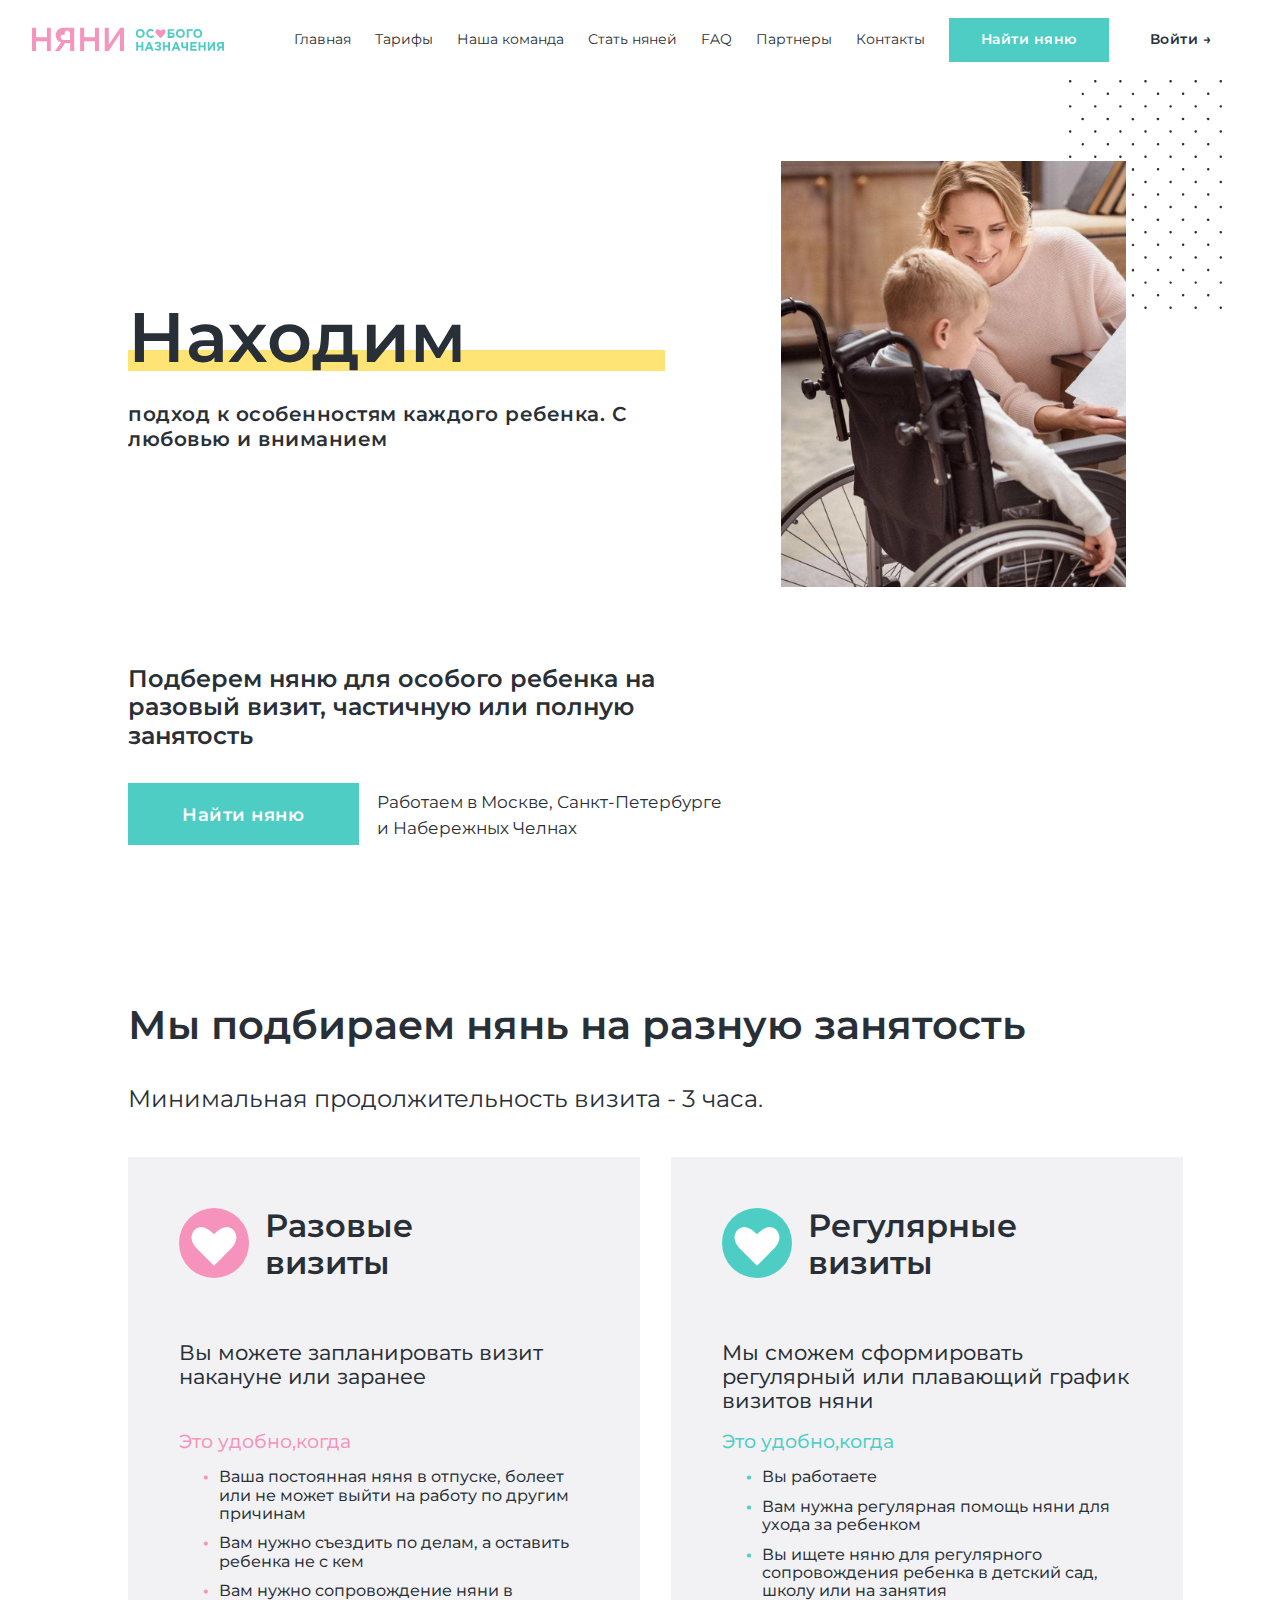
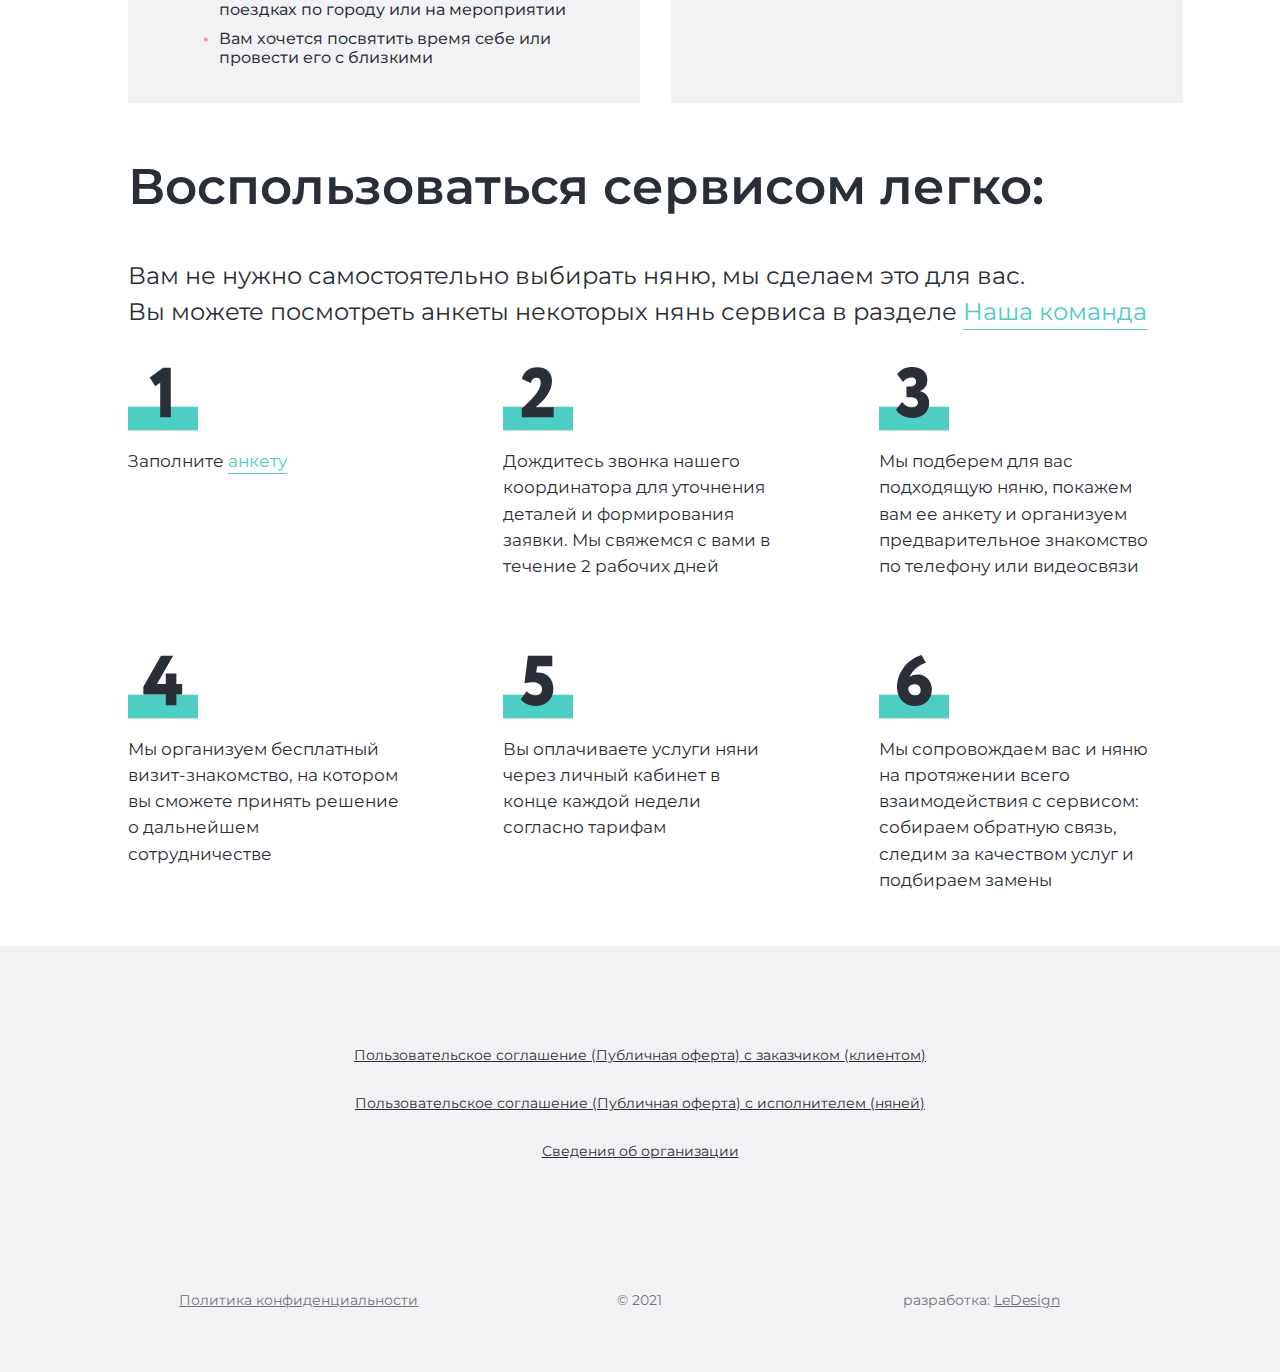
<file: index.html>
<!DOCTYPE html>
<html lang="rus">

<head>
    <meta charset="UTF-8">
    <meta http-equiv="X-UA-Compatible" content="IE=edge">
    <meta name="viewport" content="width=device-width, initial-scale=1.0">
    <title>Няни особого назначения - Главная</title>
    <link rel="stylesheet" href="normalize.css">
    <link rel="stylesheet" href="scss/style.css">
    <link
        href="https://fonts.googleapis.com/css2?family=Montserrat:ital,wght@0,100;0,200;0,300;0,400;0,500;0,600;0,700;0,800;0,900;1,100;1,200;1,300;1,400;1,500;1,600;1,700;1,800;1,900&display=swap"
        rel="stylesheet">
    <link rel="shortcut icon" href="./img/favicon.ico" type="image/x-icon">
</head>

<body>
    <header class="header container">
        <div class="header__inner container__row_wide">
            <div class="header__logo">
                <a href="#"><img class="header__img" src="img/nanny-logo.svg" alt="Логотип"></a>
            </div>
            <div class="header__menu">
                <input class="header__check" id="header__toggle" type="checkbox" />
                <label class="header__btn" for="header__toggle">
                    <span></span>
                </label>
                <nav class="header__links">
                    <div>
                        <a class="header__item header__page" href="index.html">Главная</a>
                        <a class="header__item header__page" href="page2.html">Тарифы</a>
                        <a class="header__item header__page" href="page3.html">Наша команда</a>
                        <a class="header__item header__page" href="https://mrglk.github.io/projectMynanny/index.html">Стать няней</a>
                        <a class="header__item header__page" href="https://mrglk.github.io/projectMynanny/faq/index.html">FAQ</a>
                        <a class="header__item header__page" href="https://mrglk.github.io/projectMynanny/partners/index.html">Партнеры</a>
                        <a class="header__item header__page" href="https://mrglk.github.io/projectMynanny/contacts/index.html">Контакты</a>
                        <a class="header__item header__buttons btn btn_defaultcolor btn_small" href="#">Найти няню</a>
                        <a class="header__item header__buttons btn btn_lightColor-darkСolor btn_small"
                            href="https://app.star-c.ru/">Войти <span class="mobile__hidden">→</span></a>
                    </div>
                    <div class="header__social desktop__hidden">
                        <a href="https://www.facebook.com/mynannypro/">
                            <svg class="header__icon" xmlns="http://www.w3.org/2000/svg" viewBox="0 0 48 48"
                                enable-background="new 0 0 48 48" xml:space="preserve">
                                <path style="fill:#4dcdc4;"
                                    d="M47.761,24c0,13.121-10.638,23.76-23.758,23.76C10.877,47.76,0.239,37.121,0.239,24c0-13.124,10.638-23.76,23.764-23.76C37.123,0.24,47.761,10.876,47.761,24 M20.033,38.85H26.2V24.01h4.163l0.539-5.242H26.2v-3.083c0-1.156,0.769-1.427,1.308-1.427h3.318V9.168L26.258,9.15c-5.072,0-6.225,3.796-6.225,6.224v3.394H17.1v5.242h2.933V38.85z">
                                </path>
                            </svg>
                        </a>
                        <a href="https://www.instagram.com/mynanny.pro/">
                            <svg class="header__icon" xmlns="http://www.w3.org/2000/svg" viewBox="0 0 30 30"
                                xml:space="preserve">
                                <path style="fill:#4dcdc4;"
                                    d="M15,11.014 C12.801,11.014 11.015,12.797 11.015,15 C11.015,17.202 12.802,18.987 15,18.987 C17.199,18.987 18.987,17.202 18.987,15 C18.987,12.797 17.199,11.014 15,11.014 L15,11.014 Z M15,17.606 C13.556,17.606 12.393,16.439 12.393,15 C12.393,13.561 13.556,12.394 15,12.394 C16.429,12.394 17.607,13.561 17.607,15 C17.607,16.439 16.444,17.606 15,17.606 L15,17.606 Z">
                                </path>
                                <path style="fill:#4dcdc4;"
                                    d="M19.385,9.556 C18.872,9.556 18.465,9.964 18.465,10.477 C18.465,10.989 18.872,11.396 19.385,11.396 C19.898,11.396 20.306,10.989 20.306,10.477 C20.306,9.964 19.897,9.556 19.385,9.556 L19.385,9.556 Z">
                                </path>
                                <path style="fill:#4dcdc4;"
                                    d="M15.002,0.15 C6.798,0.15 0.149,6.797 0.149,15 C0.149,23.201 6.798,29.85 15.002,29.85 C23.201,29.85 29.852,23.202 29.852,15 C29.852,6.797 23.201,0.15 15.002,0.15 L15.002,0.15 Z M22.666,18.265 C22.666,20.688 20.687,22.666 18.25,22.666 L11.75,22.666 C9.312,22.666 7.333,20.687 7.333,18.28 L7.333,11.734 C7.333,9.312 9.311,7.334 11.75,7.334 L18.25,7.334 C20.688,7.334 22.666,9.312 22.666,11.734 L22.666,18.265 L22.666,18.265 Z">
                                </path>
                            </svg>
                        </a>
                    </div>
                </nav>
            </div>
        </div>
    </header>
    <div class="container">
        <div class="block-whowe_wrapper">
        <div class="container__row ">

            <div class="block-whowe">
                <div class="block-whowe__slogan ">
                    <div class="block-whowe__slogan_slider block-whowe__slogan_background ">
                        <div class="block-whowe__slogan1">
                            <h1 class="block-whowe_h1">Находим </h1>
                            <p class="block-whowe_p"> подход к особенностям каждого ребенка. С любовью и вниманием</p>
                        </div>
                        <div class="block-whowe__slogan2">
                            <h1 class="block-whowe_h1">Освобождаем </h1>
                            <p class="block-whowe_p">время для важных и приятных дел</p>
                        </div>
                        <div class="block-whowe__slogan3 ">
                            <h1 class="block-whowe_h1">Помогаем </h1>
                            <p class="block-whowe_p">маме отдохнуть, папе выспаться, бабушке и дедушке улыбнуться</p>
                        </div>
                    </div>

                </div>
                <div class="block-whowe__image block-whowe__image_background">

                    <img src="./img/img_page1/fon_dots.svg" alt="dots" class="block-whowe__img-dots">

                    <img src="./img/img_page1/1.jpg" alt="image1" class="block-whowe__img1">


                </div>
                <div class="block-whowe__text">
                    <h4 class="block-whowe__h4"> Подберем няню для особого ребенка на разовый визит, частичную или
                        полную занятость</h4>
                    <div class="block-whowe__inner">

                        <a href="#" class="btn btn_defaultcolor-accentСolor"> Найти няню</a>
                        <p class="block-whowe__p-text">
                            Работаем в Москве, Санкт-Петербурге <br>и Набережных Челнах
                        </p>
                    </div>



                </div>





            </div>
        </div>
        </div>
    </div>

    <div class="container">
        <div class="block-whatwedo container__row">

            <div class="block-whatwedo__h1">Мы подбираем нянь на разную занятость</div>
            <div class="block-whatwedo__h2">Минимальная продолжительность визита - 3 часа.</div>
            <div class="single-visits">
                <div class="single-visis__header">
                    <div class="single-visits__img"><img class="img-heart" src="img/heart2.svg" width="70rem"
                            alt="heart"></div>
                    <div class="single-visits__h3">Разовые <br> визиты</div>
                </div>
                <div class="single-visits__p">Вы можете запланировать визит накануне или заранее</div>
                <div class="single-visits__list">
                    <div class="single-visits__list_h3">Это удобно,когда</div>
                    <ul class="single-visits__list_point">
                        <li class="li"><span>Ваша постоянная няня в отпуске, болеет или не может выйти на работу по
                                другим причинам</span></li>
                        <li class="li"></span>Вам нужно съездить по делам, а оставить ребенка не с кем</span></li>
                        <li class="li"></span>Вам нужно сопровождение няни в поездках по городу или на
                            мероприятии</span></li>
                        <li class="li"></span>Вам хочется посвятить время себе или провести его с близкими</span></li>
                    </ul>
                </div>
            </div>
            <div class="regular-visits">
                <div class="regular-visits__header">
                    <div class="regular-visits__img"><img class="img-heart" src="img/heart.svg" width="70rem"
                            alt="heart"></div>
                    <div class="regular-visits__h3">Регулярные<br> визиты</div>
                </div>
                <div class="regular-visits__p">Мы сможем сформировать регулярный или плавающий график визитов няни</div>
                <div class="regular-visits__list">
                    <div class="regular-visits__list_h3">Это удобно,когда</div>
                    <ul class="regular-visits__list_point">
                        <li class="li2"><span>Вы работаете</span></li>
                        <li></span>Вам нужна регулярная помощь няни для ухода за ребенком</span></li>
                        <li></span>Вы ищете няню для регулярного сопровождения ребенка в детский сад, школу или на
                            занятия</span></li>
                    </ul>
                </div>
            </div>
        </div>
    </div>


 <div class="container">  
    <div class="container__row">
        <div class="block-howwework">
            <div class="block-howwework__h2">
                Воспользоваться сервисом легко:
            </div>
            <p class="block-howwework__p">Вам не нужно самостоятельно выбирать няню, мы сделаем это для вас. <br>
                Вы можете посмотреть анкеты некоторых нянь сервиса в разделе
            </p>
            <a class="block-howwework__link" href="page3.html">Наша команда</a>
            <div class="block-howwework__container-grid">
                <div class="block-howwework__element block-howwework__element_animation1">
                    <img class="block-howwework__img" src="./img/img_page1/num1.svg" alt="num1" height="70px"
                        width="70px">
                    <p class="block-howwework__text">Заполните</p> <a
                        class="block-howwework__link block-howwework__link_smallsize" href="#">анкету</a>
                </div>

                <div class="block-howwework__element block-howwework__element_animation2">
                    <img class="block-howwework__img" src="./img/img_page1/num2.svg" alt="num2" height="70px"
                        width="70px">
                    <p class="block-howwework__text">Дождитесь звонка нашего координатора для уточнения деталей и
                        формирования заявки. Мы свяжемся с вами в течение 2 рабочих дней</p>
                </div>

                <div class="block-howwework__element block-howwework__element_animation3">
                    <img class="block-howwework__img" src="./img/img_page1/num3.svg" alt="num3" height="70px"
                        width="70px">
                    <p class="block-howwework__text">Мы подберем для вас подходящую няню, покажем вам ее анкету и
                        организуем предварительное знакомство по телефону или видеосвязи </p>
                </div>

                <div class="block-howwework__element block-howwework__element_animation4">
                    <img class="block-howwework__img" src="./img/img_page1/num4.svg" alt="num4" height="70px"
                        width="70px">
                    <p class="block-howwework__text">Мы организуем бесплатный визит-знакомство, на котором вы сможете
                        принять решение о дальнейшем сотрудничестве</p>
                </div>

                <div class="block-howwework__element block-howwework__element_animation5">
                    <img src="./img/img_page1/num5.svg" class="block-howwework__img" alt="num5" height="70px"
                        width="70px">
                    <p class="block-howwework__text">Вы оплачиваете услуги няни через личный кабинет в конце каждой
                        недели согласно тарифам</p>
                </div>

                <div class="block-howwework__element block-howwework__element_animation6">
                    <img src="./img/img_page1/num6.svg" class="block-howwework__img" alt="num6" height="70px"
                        width="70px">
                    <p class="block-howwework__text">Мы cопровождаем вас и няню на протяжении всего взаимодействия с
                        сервисом: собираем обратную связь, следим за качеством услуг и подбираем замены</p>
                </div>
            </div>



        </div>

    </div>
 </div>
    <div class="container">
        <div class="block-footer">
            <div class="container__row">
                <div class="block-footer__items">
                    <a href="#" class="block-footer__item1">Пользовательское соглашение (Публичная оферта) с
                        заказчиком
                        (клиентом)</a>
                    <a href="#" class="block-footer__item2">Пользовательское соглашение (Публичная оферта) с
                        исполнителем
                        (няней)</a>
                    <a href="https://mynanny.pro/organization-details" class="block-footer__item3">Сведения об
                        организации</a>
                </div>

                <div class="block-footer__bottom">
                    <a class="block-footer__privacy" href="https://mynanny.pro/policy">Политика
                        конфиденциальности</a>
                    <div class="block-footer__year">&#169 2021</div>
                    <div class="block-footer__dev">разработка: <a class="block-footer__design"
                            href="https://lede.pro/">LeDesign</a></div>
                </div>
            </div>
        </div>
    </div>


</body>

</html>
</file>
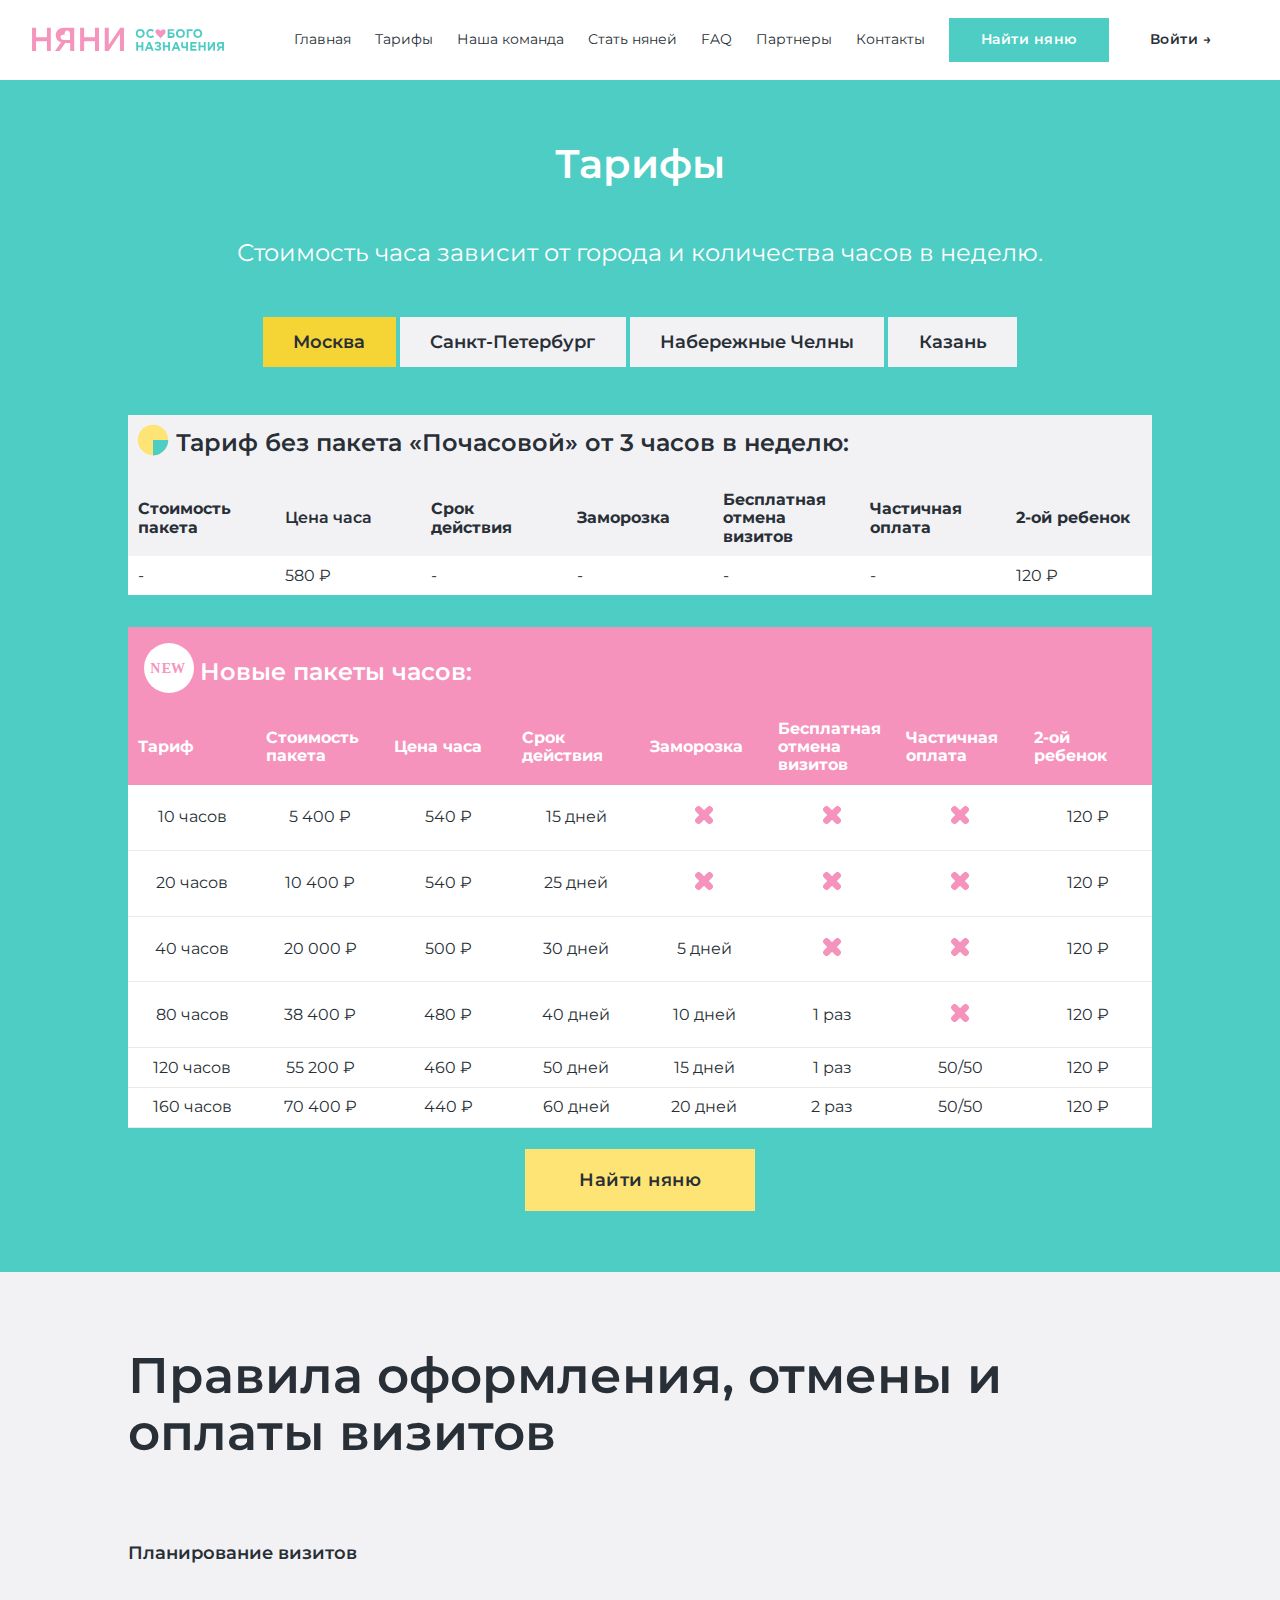
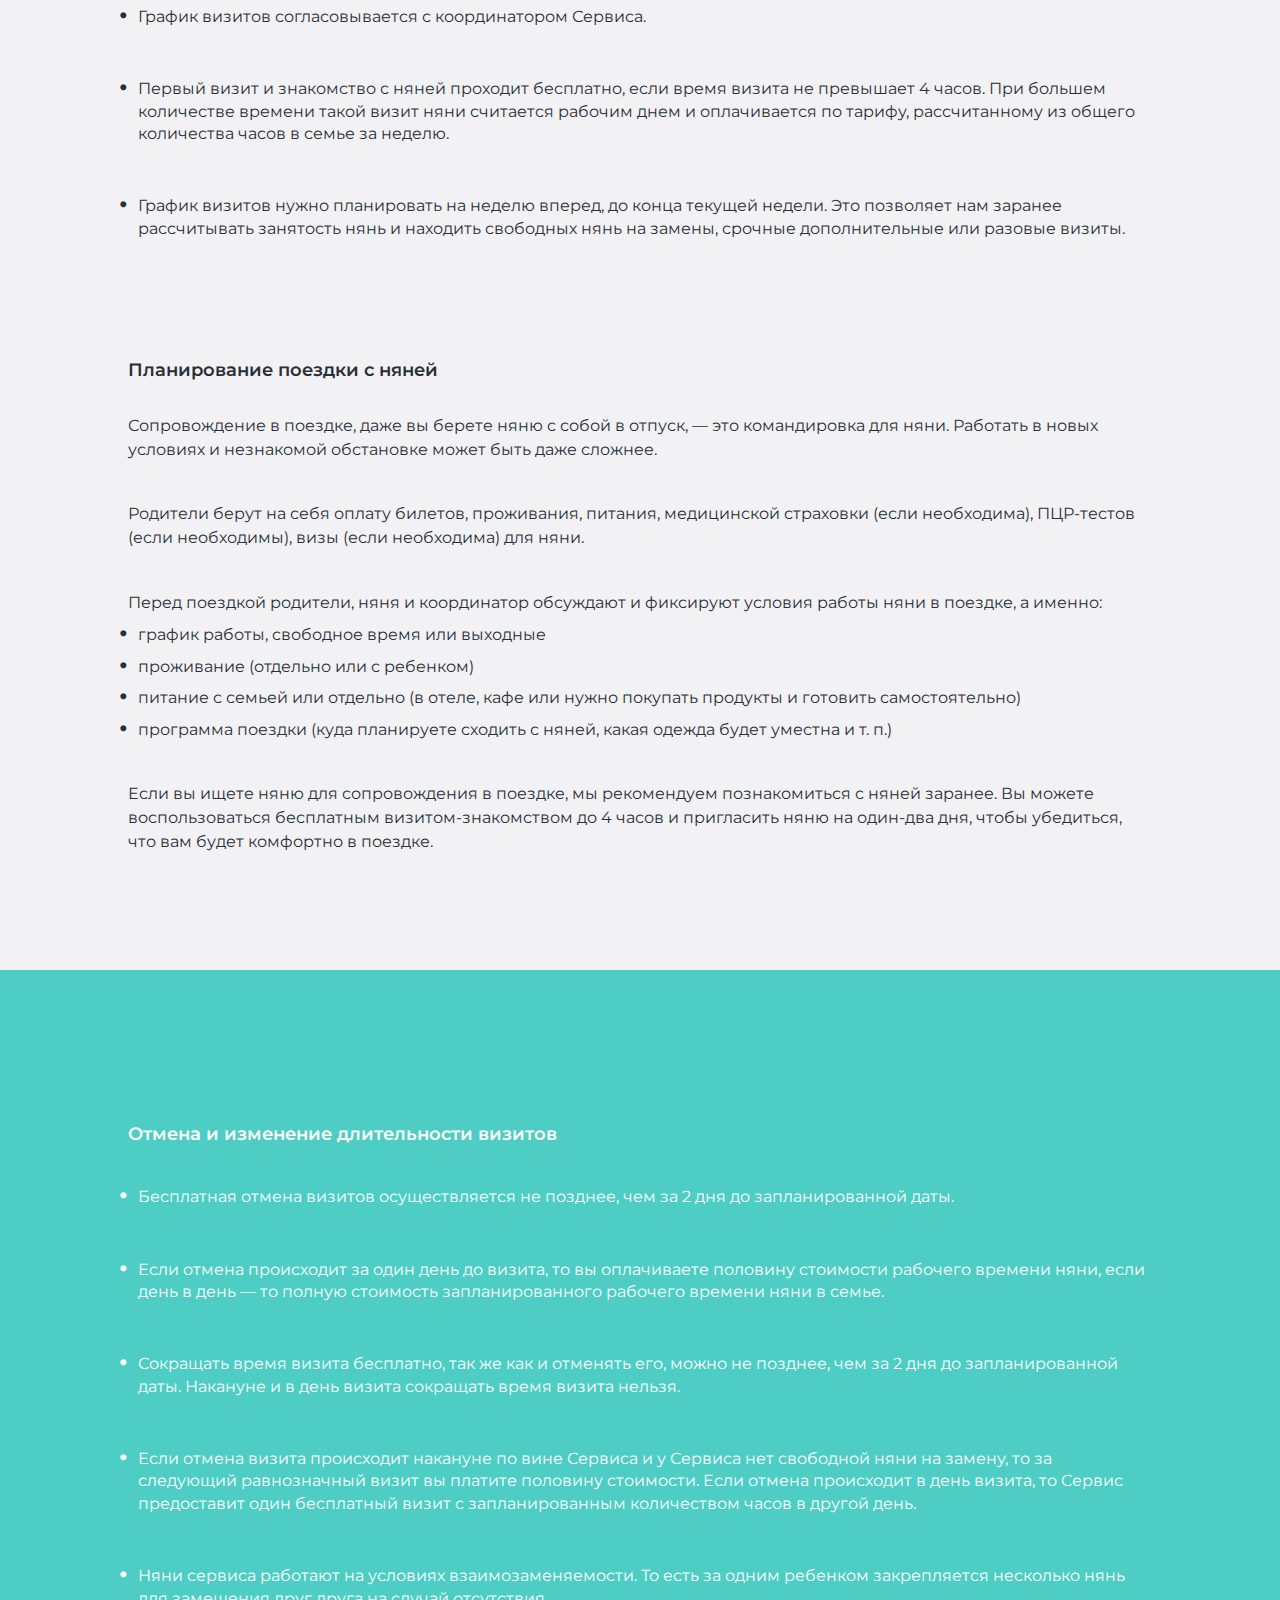
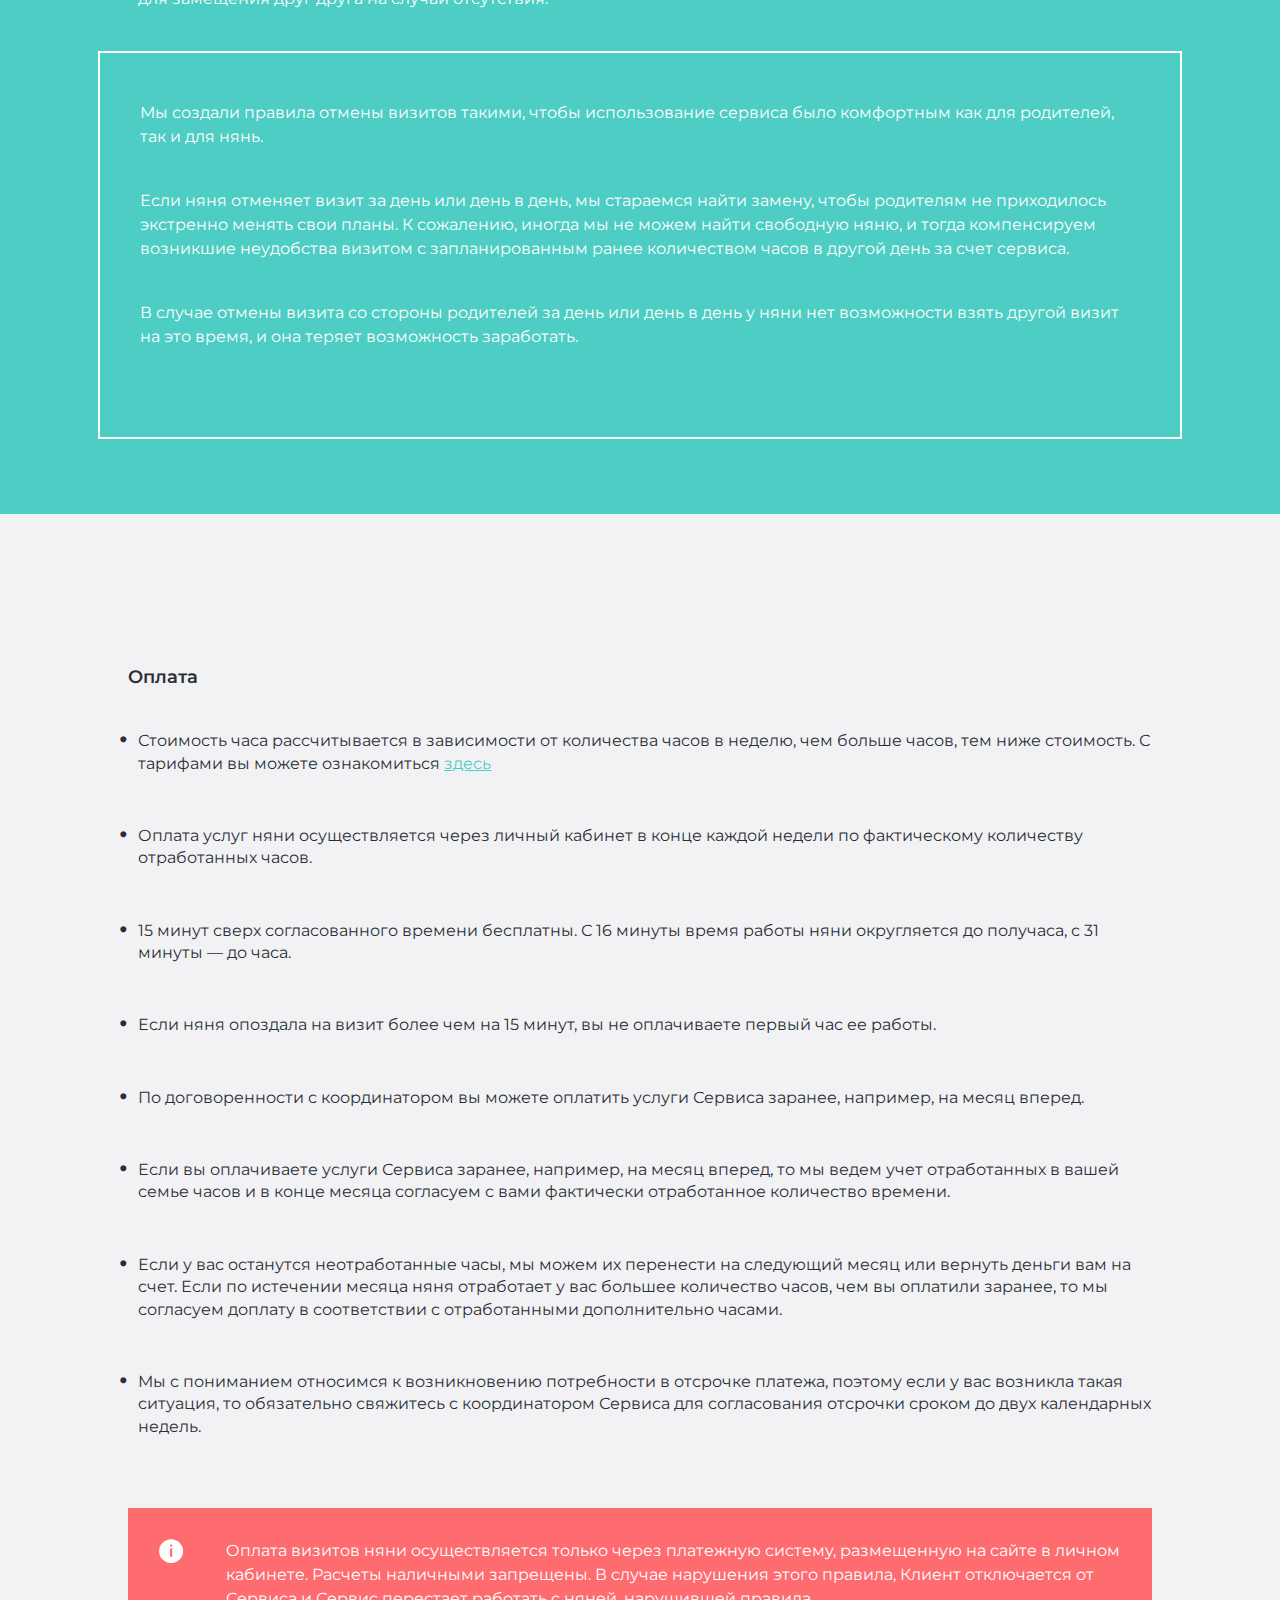
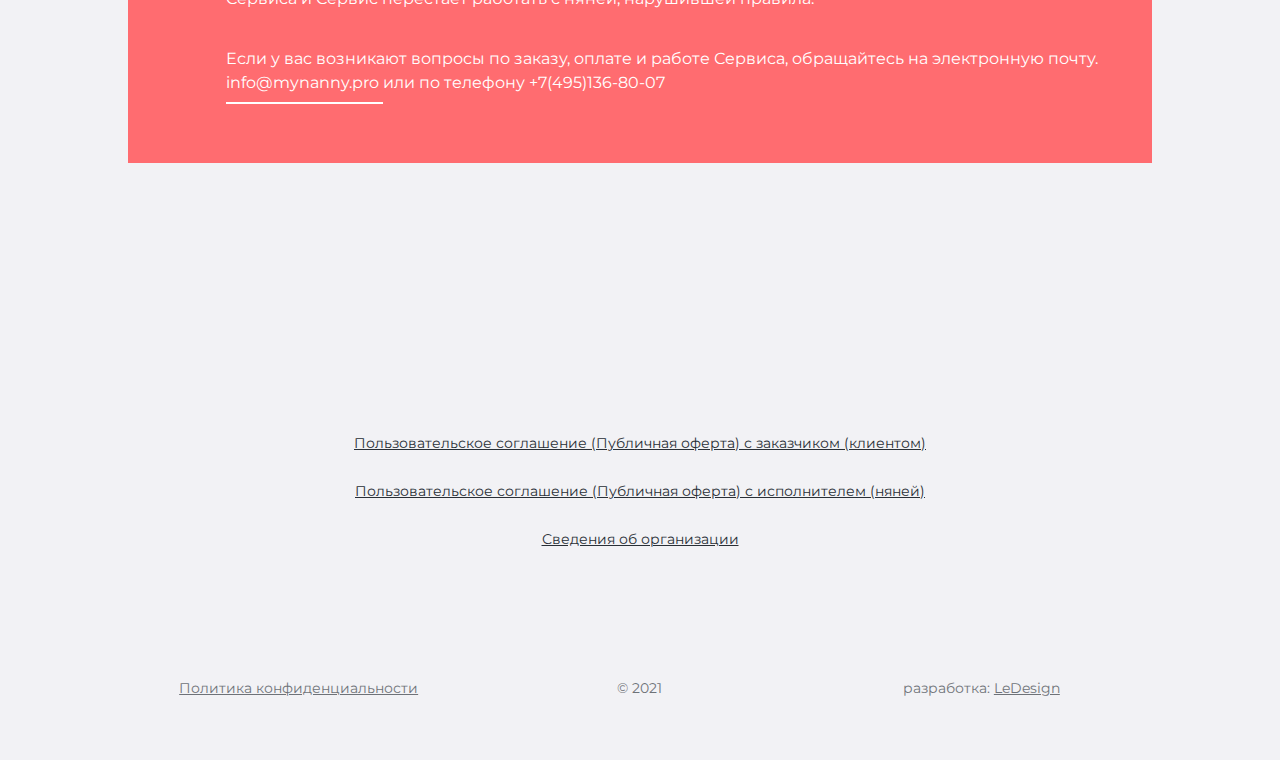
<file: page2.html>
<!DOCTYPE html>
<html lang="rus">
<head>
    <meta charset="UTF-8">
    <meta http-equiv="X-UA-Compatible" content="IE=edge">
    <meta name="viewport" content="width=device-width, initial-scale=1.0">
    <title>Тарифы и условие</title>
    <link rel="stylesheet" href="normalize.css">
    <link rel="stylesheet" href="scss/style.css">
    <link href="https://fonts.googleapis.com/css2?family=Montserrat:ital,wght@0,100;0,200;0,300;0,400;0,500;0,600;0,700;0,800;0,900;1,100;1,200;1,300;1,400;1,500;1,600;1,700;1,800;1,900&display=swap" rel="stylesheet">
    <link rel="shortcut icon" href="./img/favicon.ico" type="image/x-icon">
</head>
<body>
    <header class="header container">
        <div class="header__inner container__row_wide">
            <div class="header__logo">
                <a href="#"><img class="header__img" src="img/nanny-logo.svg" alt="Логотип"></a>
            </div>
            <div class="header__menu">
                <input class="header__check" id="header__toggle" type="checkbox" />
                <label class="header__btn" for="header__toggle">
                    <span></span>
                </label>
                <nav class="header__links">
                    <div>
                        <a class="header__item header__page" href="index.html">Главная</a>
                        <a class="header__item header__page" href="page2.html">Тарифы</a>
                        <a class="header__item header__page" href="page3.html">Наша команда</a>
                        <a class="header__item header__page" href="https://mrglk.github.io/projectMynanny/index.html">Стать няней</a>
                        <a class="header__item header__page" href="https://mrglk.github.io/projectMynanny/faq/index.html">FAQ</a>
                        <a class="header__item header__page" href="https://mrglk.github.io/projectMynanny/partners/index.html">Партнеры</a>
                        <a class="header__item header__page" href="https://mrglk.github.io/projectMynanny/contacts/index.html">Контакты</a>
                        <a class="header__item header__buttons btn btn_defaultcolor btn_small" href="#">Найти няню</a>
                        <a class="header__item header__buttons btn btn_lightColor-darkСolor btn_small"
                            href="https://app.star-c.ru/">Войти <span class="mobile__hidden">→</span></a>
                    </div>
                    <div class="header__social desktop__hidden">
                        <a href="https://www.facebook.com/mynannypro/">
                            <svg class="header__icon" xmlns="http://www.w3.org/2000/svg" viewBox="0 0 48 48"
                                enable-background="new 0 0 48 48" xml:space="preserve">
                                <path style="fill:#4dcdc4;"
                                    d="M47.761,24c0,13.121-10.638,23.76-23.758,23.76C10.877,47.76,0.239,37.121,0.239,24c0-13.124,10.638-23.76,23.764-23.76C37.123,0.24,47.761,10.876,47.761,24 M20.033,38.85H26.2V24.01h4.163l0.539-5.242H26.2v-3.083c0-1.156,0.769-1.427,1.308-1.427h3.318V9.168L26.258,9.15c-5.072,0-6.225,3.796-6.225,6.224v3.394H17.1v5.242h2.933V38.85z">
                                </path>
                            </svg>
                        </a>
                        <a href="https://www.instagram.com/mynanny.pro/">
                            <svg class="header__icon" xmlns="http://www.w3.org/2000/svg" viewBox="0 0 30 30"
                                xml:space="preserve">
                                <path style="fill:#4dcdc4;"
                                    d="M15,11.014 C12.801,11.014 11.015,12.797 11.015,15 C11.015,17.202 12.802,18.987 15,18.987 C17.199,18.987 18.987,17.202 18.987,15 C18.987,12.797 17.199,11.014 15,11.014 L15,11.014 Z M15,17.606 C13.556,17.606 12.393,16.439 12.393,15 C12.393,13.561 13.556,12.394 15,12.394 C16.429,12.394 17.607,13.561 17.607,15 C17.607,16.439 16.444,17.606 15,17.606 L15,17.606 Z">
                                </path>
                                <path style="fill:#4dcdc4;"
                                    d="M19.385,9.556 C18.872,9.556 18.465,9.964 18.465,10.477 C18.465,10.989 18.872,11.396 19.385,11.396 C19.898,11.396 20.306,10.989 20.306,10.477 C20.306,9.964 19.897,9.556 19.385,9.556 L19.385,9.556 Z">
                                </path>
                                <path style="fill:#4dcdc4;"
                                    d="M15.002,0.15 C6.798,0.15 0.149,6.797 0.149,15 C0.149,23.201 6.798,29.85 15.002,29.85 C23.201,29.85 29.852,23.202 29.852,15 C29.852,6.797 23.201,0.15 15.002,0.15 L15.002,0.15 Z M22.666,18.265 C22.666,20.688 20.687,22.666 18.25,22.666 L11.75,22.666 C9.312,22.666 7.333,20.687 7.333,18.28 L7.333,11.734 C7.333,9.312 9.311,7.334 11.75,7.334 L18.25,7.334 C20.688,7.334 22.666,9.312 22.666,11.734 L22.666,18.265 L22.666,18.265 Z">
                                </path>
                            </svg>
                        </a>
                    </div>
                </nav>
            </div>
        </div>
    </header>
<div class="container blockdif">
    <div class="container__row">
        <div class="block-tariffs" id="tariffs">
            <div class="block-tariffs__header">Тарифы</div>
            <div class="block-tariffs__p">Стоимость часа зависит от города и количества часов в неделю.
            </div>
            <div class="cities">
                <input class="moscow" type="radio" name="tab-btn" id="tab-btn-1" value="" checked="checked">
                    <label for="tab-btn-1">Москва</label>
                    <input  class="piter" type="radio" name="tab-btn" id="tab-btn-2" value="">
                        <label for="tab-btn-2">Санкт-Петербург</label>
                        <input type="radio" name="tab-btn" id="tab-btn-3" value="">
                            <label for="tab-btn-3">Набережные Челны</label>
                            <input type="radio" name="tab-btn" id="tab-btn-4" value="">
                                <label for="tab-btn-4">Казань</label>
                                <div id="content-1">
                                    <div class="table-hours-tables">
                                        <table class="table-hours">
                                            <caption class="table-hours__header">
                                                <img
                                                    class="table-hours__header_img"
                                                    src="img/img_page2/one.svg"
                                                    width="50rem"
                                                    height="height"
                                                    alt="circle">
                                                    <p class="table-hours__header_p">Тариф без пакета «Почасовой» от 3 часов в неделю:</p>
                                                </caption>
                                                <tr class="table-hours__columns">
                                                    <th class="table-hours__columns_item" colspan="1">Стоимость пакета</th>
                                                    <td class="table-hours__columns_item" colspan="1">Цена часа</td>
                                                    <th class="table-hours__columns_item" colspan="1">Срок действия</th>
                                                    <th class="table-hours__columns_item" colspan="1">Заморозка</th>
                                                    <th class="table-hours__columns_item" colspan="1">Бесплатная отмена визитов</th>
                                                    <th class="table-hours__columns_item" colspan="1">Частичная оплата</th>
                                                    <th class="table-hours__columns_item" colspan="1">2-ой ребенок</th>
                                                </tr>
                                                <tr class="table-hours__rows">
                                                    <td class="table-hours__rows_item">-</td>
                                                    <td class="table-hours__rows_item">580 &#8381</td>
                                                    <td class="table-hours__rows_item">-</td>
                                                    <td class="table-hours__rows_item">-</td>
                                                    <td class="table-hours__rows_item">-</td>
                                                    <td class="table-hours__rows_item">-</td>
                                                    <td class="table-hours__rows_item">120 &#8381</td>
                                                </tr>
                                            </table>
                                            <table class="table-hours-tablet">
                                                <caption class="table-hours-tablet__header">
                                                    <img
                                                        class="table-hours-tablet__header_img"
                                                        src="img/img_page2/one.svg"
                                                        width="50rem"
                                                        height="height"
                                                        alt="circle">
                                                        <p class="table-hours-tablet__header_p">Тариф без пакета «Почасовой» от 3 часов в неделю:</p>
                                                    </caption>
                                          <tr class="table-hours-tablet__columns">
    <th class="table-hours-tablet__columns_item" colspan="1">Стоимость пакета</th>
    <td class="table-hours-tablet__rows_item">-</td>
</tr>
<tr class="table-hours-tablet__columns">
    <th class="table-hours-tablet__columns_item" colspan="1">Цена часа</th>
    <td class="table-hours-tablet__rows_item">580 &#8381</td>
</tr>
<tr class="table-hours-tablet__columns">
    <th class="table-hours-tablet__columns_item" colspan="1">Срок действия</th>
    <td class="table-hours-tablet__rows_item">-</td>
</tr>

<tr class="table-hours-tablet__columns">
    <th class="table-hours-tablet__columns_item" colspan="1">Заморозка</th>
    <td class="table-hours-tablet__rows_item">-</td>
</tr>

<tr class="table-hours-tablet__columns">
    <th class="table-hours-tablet__columns_item" colspan="1">Бесплатная отмена визитов</th>
    <td class="table-hours-tablet__rows_item">-</td>
</tr>

<tr class="table-hours-tablet__columns">
    <th class="table-hours-tablet__columns_item" colspan="1">Частичная оплата</th>
    <td class="table-hours-tablet__rows_item">-</td>
</tr>

<tr class="table-hours-tablet__columns">
    <th class="table-hours-tablet__columns_item" colspan="1">2-ой ребенок</th>
    <td class="table-hours-tablet__rows_item">-</td>
</tr>

</table>
                                        </div>

                                        <div class="new-hours-tables">
                                            <table class="new-hours">
                                                <caption class="new-hours__header">
                                                    <img
                                                        class="new-hours__header_img"
                                                        src="img/img_page2/new.svg"
                                                        width="50rem"
                                                        height="height"
                                                        alt="circle">
                                                        <p class="new-hours__header_p">Новые пакеты часов:</p>
                                                    </caption>
                                                    <thead>
                                                        <tr class="new-hours__columns">
                                                            <th class="new-hours__columns_item" colspan="1">Тариф</th>
                                                            <th class="new-hours__columns_item" colspan="1">Стоимость пакета</th>
                                                            <th class="new-hours__columns_item" colspan="1">Цена часа</th>
                                                            <th class="new-hours__columns_item" colspan="1">Срок действия</th>
                                                            <th class="new-hours__columns_item" colspan="1">Заморозка</th>
                                                            <th class="new-hours__columns_item" colspan="1">Бесплатная отмена визитов</th>
                                                            <th class="new-hours__columns_item" colspan="1">Частичная оплата</th>
                                                            <th class="new-hours__columns_item" colspan="1">2-ой ребенок</th>
                                                        </tr>
                                                    </thead>
                                                    <tbody class="new-hours__tbody">
                                                        <tr>
                                                            <td class="new-hours__data">10 часов</td>
                                                            <td class="new-hours__data">5 400 &#8381</td>
                                                            <td class="new-hours__data">540 &#8381</td>
                                                            <td class="new-hours__data">15 дней</td>
                                                            <td class="new-hours__data">
                                                                <img class="cross-image" src="img/img_page2/cross.png" alt="cross"></td>
                                                                <td class="new-hours__data">
                                                                    <img class="cross-image" src="img/img_page2/cross.png" alt="cross"></td>
                                                                    <td class="new-hours__data">
                                                                        <img class="cross-image" src="img/img_page2/cross.png" alt="cross"></td>
                                                                        <td class="new-hours__data">120 &#8381</td>
                                                                    </tr>
                                                                    <tr>
                                                                        <td class="new-hours__data">20 часов</td>
                                                                        <td class="new-hours__data">10 400 &#8381</td>
                                                                        <td class="new-hours__data">540 &#8381</td>
                                                                        <td class="new-hours__data">25 дней</td>
                                                                        <td class="new-hours__data">
                                                                            <img class="cross-image" src="img/img_page2/cross.png" alt="cross"></td>
                                                                            <td class="new-hours__data">
                                                                                <img class="cross-image" src="img/img_page2/cross.png" alt="cross"></td>
                                                                                <td class="new-hours__data">
                                                                                    <img class="cross-image" src="img/img_page2/cross.png" alt="cross"></td>
                                                                                    <td class="new-hours__data">120 &#8381</td>
                                                                                </tr>
                                                                                <tr>
                                                                                    <td class="new-hours__data">40 часов</td>
                                                                                    <td class="new-hours__data">20 000 &#8381</td>
                                                                                    <td class="new-hours__data">500 &#8381</td>
                                                                                    <td class="new-hours__data">30 дней</td>
                                                                                    <td class="new-hours__data">5 дней</td>
                                                                                    <td class="new-hours__data">
                                                                                        <img class="cross-image" src="img/img_page2/cross.png" alt="cross"></td>
                                                                                        <td class="new-hours__data">
                                                                                            <img class="cross-image" src="img/img_page2/cross.png" alt="cross"></td>
                                                                                            <td class="new-hours__data">120 &#8381</td>
                                                                                        </tr>

                                                                                        <tr>
                                                                                            <td class="new-hours__data">80 часов</td>
                                                                                            <td class="new-hours__data">38 400 &#8381</td>
                                                                                            <td class="new-hours__data">480 &#8381</td>
                                                                                            <td class="new-hours__data">40 дней</td>
                                                                                            <td class="new-hours__data">10 дней</td>
                                                                                            <td class="new-hours__data">1 раз</td>
                                                                                            <td class="new-hours__data">
                                                                                                <img class="cross-image" src="img/img_page2/cross.png" alt="cross"></td>
                                                                                                <td class="new-hours__data">120 &#8381</td>
                                                                                            </tr>
                                                                                            <tr>
                                                                                                <td class="new-hours__data">120 часов</td>
                                                                                                <td class="new-hours__data">55 200 &#8381</td>
                                                                                                <td class="new-hours__data">460 &#8381</td>
                                                                                                <td class="new-hours__data">50 дней</td>
                                                                                                <td class="new-hours__data">15 дней</td>
                                                                                                <td class="new-hours__data">1 раз</td>
                                                                                                <td class="new-hours__data">50/50</td>
                                                                                                <td class="new-hours__data">120 &#8381</td>
                                                                                            </tr>
                                                                                            <tr>
                                                                                                <td class="new-hours__data">160 часов</td>
                                                                                                <td class="new-hours__data">70 400 &#8381</td>
                                                                                                <td class="new-hours__data">440 &#8381</td>
                                                                                                <td class="new-hours__data">60 дней</td>
                                                                                                <td class="new-hours__data">20 дней</td>
                                                                                                <td class="new-hours__data">2 раз</td>
                                                                                                <td class="new-hours__data">50/50</td>
                                                                                                <td class="new-hours__data">120 &#8381</td>
                                                                                            </tr>
                                                                                            <tbody></table>
<table class="new-hours-tablet">
    <caption class="new-hours-tablet__header">
        <img
            class="new-hours-tablet__header_img"
            src="img/img_page2/new.svg"
            width="50rem"
            height="height"
            alt="circle">
            <p class="new-hours-tablet__header_p">Новые пакеты часов:</p>
        </caption>
        <tbody class="new-hours-tablet__tbody">
            <tr>
                    <th class="new-hours-tablet__columns" colspan="1">Тариф</th>
                    <td class="new-hours-tablet__data">10 часов</td>
                    <td class="new-hours-tablet__data">20 часов</td>
                    <td class="new-hours-tablet__data">40 часов</td>
                    <td class="new-hours-tablet__data">80 часов</td>
                    <td class="new-hours-tablet__data">120 часов</td>
                    <td class="new-hours-tablet__data">160 часов</td>

                </tr>
                <tr>
                    <th class="new-hours-tablet__columns" colspan="1">Стоимость пакета</th>
                    <td class="new-hours-tablet__data">5 400 &#8381</td>
                    <td class="new-hours-tablet__data">10 400 &#8381</td>
                    <td class="new-hours-tablet__data">20 000 &#8381</td>
                    <td class="new-hours-tablet__data">38 400 &#8381</td>
                    <td class="new-hours-tablet__data">55 200 &#8381</td>
                    <td class="new-hours-tablet__data">70 400 &#8381</td>
                </tr>
                <tr>
                    <th class="new-hours-tablet__columns" colspan="1">Цена часа</th>
                    <td class="new-hours-tablet__data">540 &#8381</td>
                    <td class="new-hours-tablet__data">520 &#8381</td>
                    <td class="new-hours-tablet__data">500 &#8381</td>
                    <td class="new-hours-tablet__data">480 &#8381</td>
                    <td class="new-hours-tablet__data">460 &#8381</td>
                    <td class="new-hours-tablet__data">440 &#8381</td>
                </tr>

                <tr>
                    <th class="new-hours-tablet__columns" colspan="1">Срок действия</th>
                    <td class="new-hours-tablet__data">15 дней</td>
                    <td class="new-hours-tablet__data">25 дней</td>
                    <td class="new-hours-tablet__data">30 дней</td>
                    <td class="new-hours-tablet__data">40 дней</td>
                    <td class="new-hours-tablet__data">50 дней</td>
                    <td class="new-hours-tablet__data">60 дней</td>

                </tr>
                <tr>
                    <th class="new-hours-tablet__columns" colspan="1">Заморозка</th>
                    <td class="new-hours-tablet__data">
                        <img class="cross-image" src="img/img_page2/cross.png" alt="cross"></td>
                        <td class="new-hours-tablet__data">
                            <img class="cross-image" src="img/img_page2/cross.png" alt="cross"></td>

                            <td class="new-hours-tablet__data">5 дней</td>
                            <td class="new-hours-tablet__data">10 дней</td>
                            <td class="new-hours-tablet__data">15 дней</td>
                            <td class="new-hours-tablet__data">20 дней</td>

                        </tr>
                        <tr>
                            <th class="new-hours-tablet__columns" colspan="1">Бесплатная отмена визитов</th>
                            <td class="new-hours-tablet__data">
                                <img class="cross-image" src="img/img_page2/cross.png" alt="cross"></td>
                                <td class="new-hours-tablet__data">
                                    <img class="cross-image" src="img/img_page2/cross.png" alt="cross"></td>
                                    <td class="new-hours-tablet__data">
                                        <img class="cross-image" src="img/img_page2/cross.png" alt="cross"></td>

                                        <td class="new-hours-tablet__data">1 раз</td>
                                        <td class="new-hours-tablet__data">1 раз</td>
                                        <td class="new-hours-tablet__data">2 раза</td>

                                    </td>
                                </tr>
                                <tr>
                                    <th class="new-hours-tablet__columns" colspan="1">Частичная оплата</th>
                                    <td class="new-hours-tablet__data">
                                        <img class="cross-image" src="img/img_page2/cross.png" alt="cross"></td>
                                        <td class="new-hours-tablet__data">
                                            <img class="cross-image" src="img/img_page2/cross.png" alt="cross"></td>
                                            <td class="new-hours-tablet__data">
                                                <img class="cross-image" src="img/img_page2/cross.png" alt="cross"></td>
                                                <td class="new-hours-tablet__data">
                                                    <img class="cross-image" src="img/img_page2/cross.png" alt="cross"></td>
                                                    <td class="new-hours-tablet__data">50/50</td>
                                                    <td class="new-hours-tablet__data">50/50</td>
                                                </tr>
                                                <tr>
                                                    <th class="new-hours-tablet__columns" colspan="1">2-ой ребенок</th>
                                                    <td class="new-hours-tablet__data">120 &#8381</td>
                                                    <td class="new-hours-tablet__data">120 &#8381</td>
                                                    <td class="new-hours-tablet__data">120 &#8381</td>
                                                    <td class="new-hours-tablet__data">120 &#8381</td>
                                                    <td class="new-hours-tablet__data">120 &#8381</td>
                                                    <td class="new-hours-tablet__data">120 &#8381</td>
                                                </tr>
                                                <tbody></table>
                                                
                                           <table class="new-hours-mobile">
    <caption class="new-hours-mobile__header">
        <img
            class="new-hours-mobile__header_img"
            src="img/img_page2/new.svg"
            width="50rem"
            height="height"
            alt="circle">
            <p class="new-hours-mobile__header_p">Новые пакеты часов:</p>
        </caption>
        <tbody class="new-hours-mobile__tbody">
            <tr>
                <th class="new-hours-mobile__columns" colspan="1">Тариф</th>
                <td class="new-hours-mobile__data">10 часов</td>

            </tr>
            <tr>
                <th class="new-hours-mobile__columns" colspan="1">Стоимость пакета</th>
                <td class="new-hours-mobile__data">5 400 &#8381</td>

            </tr>
            <tr>
                <th class="new-hours-mobile__columns" colspan="1">Цена часа</th>
                <td class="new-hours-mobile__data">540 &#8381</td>

            </tr>

            <tr>
                <th class="new-hours-mobile__columns" colspan="1">Срок действия</th>
                <td class="new-hours-mobile__data">15 дней</td>

            </tr>
            <tr>
                <th class="new-hours-mobile__columns" colspan="1">Заморозка</th>
                <td class="new-hours-mobile__data">
                    <img class="cross-image" src="img/img_page2/cross.png" alt="cross"></td>

                </tr>
                <tr>
                    <th class="new-hours-mobile__columns" colspan="1">Бесплатная отмена визитов</th>
                    <td class="new-hours-mobile__data">
                        <img class="cross-image" src="img/img_page2/cross.png" alt="cross"></td>

                    </td>
                </tr>
                <tr>
                    <th class="new-hours-mobile__columns" colspan="1">Частичная оплата</th>
                    <td class="new-hours-mobile__data">
                        <img class="cross-image" src="img/img_page2/cross.png" alt="cross"></td>

                    </tr>
                    <tr>
                        <th class="new-hours-mobile__columns" colspan="1">2-ой ребенок</th>
                        <td class="new-hours-mobile__data">120 &#8381</td>
                    </tr>
                    <tr> <th class="new-hours-mobile__columns" colspan="1"> </th>
                        <td class="new-hours-mobile__data"> </td></tr>
                    <tr>
                        <th class="new-hours-mobile__columns" colspan="1">Тариф</th>
                        <td class="new-hours-mobile__data">20 часов</td>
        
                    </tr>
                
                    <tr>
                        <th class="new-hours-mobile__columns" colspan="1">Стоимость пакета</th>
                        <td class="new-hours-mobile__data">10 400 &#8381</td>
        
                    </tr>
                    <tr>
                        <th class="new-hours-mobile__columns" colspan="1">Цена часа</th>
                        <td class="new-hours-mobile__data">520 &#8381</td>
        
                    </tr>
        
                    <tr>
                        <th class="new-hours-mobile__columns" colspan="1">Срок действия</th>
                        <td class="new-hours-mobile__data">25 дней</td>
        
                    </tr>
                    <tr>
                        <th class="new-hours-mobile__columns" colspan="1">Заморозка</th>
                        <td class="new-hours-mobile__data">
                            <img class="cross-image" src="img/img_page2/cross.png" alt="cross"></td>
        
                        </tr>
                        <tr>
                            <th class="new-hours-mobile__columns" colspan="1">Бесплатная отмена визитов</th>
                            <td class="new-hours-mobile__data">
                                <img class="cross-image" src="img/img_page2/cross.png" alt="cross"></td>
        
                            </td>
                        </tr>
                        <tr>
                            <th class="new-hours-mobile__columns" colspan="1">Частичная оплата</th>
                            <td class="new-hours-mobile__data">
                                <img class="cross-image" src="img/img_page2/cross.png" alt="cross"></td>
        
                            </tr>
                            <tr>
                                <th class="new-hours-mobile__columns" colspan="1">2-ой ребенок</th>
                                <td class="new-hours-mobile__data">120 &#8381</td>
                            </tr>
                            <tr> <th class="new-hours-mobile__columns" colspan="1"> </th>
                                <td class="new-hours-mobile__data"> </td></tr>
                            <tr>
                                <th class="new-hours-mobile__columns" colspan="1">Тариф</th>
                                <td class="new-hours-mobile__data">40 часов</td>
                
                            </tr>
                        
                            <tr>
                                <th class="new-hours-mobile__columns" colspan="1">Стоимость пакета</th>
                                <td class="new-hours-mobile__data">20 000 &#8381</td>
                
                            </tr>
                            <tr>
                                <th class="new-hours-mobile__columns" colspan="1">Цена часа</th>
                                <td class="new-hours-mobile__data">500 &#8381</td>
                
                            </tr>
                
                            <tr>
                                <th class="new-hours-mobile__columns" colspan="1">Срок действия</th>
                                <td class="new-hours-mobile__data">30 дней</td>
                
                            </tr>
                            <tr>
                                <th class="new-hours-mobile__columns" colspan="1">Заморозка</th>
                                <td class="new-hours-mobile__data">5 дней</td>
                
                                </tr>
                                <tr>
                                    <th class="new-hours-mobile__columns" colspan="1">Бесплатная отмена визитов</th>
                                    <td class="new-hours-mobile__data">
                                        <img class="cross-image" src="img/img_page2/cross.png" alt="cross"></td>
                
                                    </td>
                                </tr>
                                <tr>
                                    <th class="new-hours-mobile__columns" colspan="1">Частичная оплата</th>
                                    <td class="new-hours-mobile__data">
                                        <img class="cross-image" src="img/img_page2/cross.png" alt="cross"></td>
                
                                    </tr>
                                    <tr>
                                        <th class="new-hours-mobile__columns" colspan="1">2-ой ребенок</th>
                                        <td class="new-hours-mobile__data">120 &#8381</td>
                                    </tr>
                                    <tr> <th class="new-hours-mobile__columns" colspan="1"> </th>
                                        <td class="new-hours-mobile__data"> </td></tr>
                                    <tr>
                                        <th class="new-hours-mobile__columns" colspan="1">Тариф</th>
                                        <td class="new-hours-mobile__data">80 часов</td>
                        
                                    </tr>
                                
                                    <tr>
                                        <th class="new-hours-mobile__columns" colspan="1">Стоимость пакета</th>
                                        <td class="new-hours-mobile__data">38 400 &#8381</td>
                        
                                    </tr>
                                    <tr>
                                        <th class="new-hours-mobile__columns" colspan="1">Цена часа</th>
                                        <td class="new-hours-mobile__data">480 &#8381</td>
                        
                                    </tr>
                        
                                    <tr>
                                        <th class="new-hours-mobile__columns" colspan="1">Срок действия</th>
                                        <td class="new-hours-mobile__data">40 дней</td>
                        
                                    </tr>
                                    <tr>
                                        <th class="new-hours-mobile__columns" colspan="1">Заморозка</th>
                                        <td class="new-hours-mobile__data">10 дней</td>
                        
                                        </tr>
                                        <tr>
                                            <th class="new-hours-mobile__columns" colspan="1">Бесплатная отмена визитов</th>
                                            <td class="new-hours-mobile__data">1 раз</td>
                        
                                            </td>
                                        </tr>
                                        <tr>
                                            <th class="new-hours-mobile__columns" colspan="1">Частичная оплата</th>
                                            <td class="new-hours-mobile__data">
                                                <img class="cross-image" src="img/img_page2/cross.png" alt="cross"></td>
                        
                                            </tr>
                                            <tr>
                                                <th class="new-hours-mobile__columns" colspan="1">2-ой ребенок</th>
                                                <td class="new-hours-mobile__data">120 &#8381</td>
                                            </tr>
                                            <tr> <th class="new-hours-mobile__columns" colspan="1"> </th>
                                                <td class="new-hours-mobile__data"> </td></tr>
                                            <tr>
                                                <th class="new-hours-mobile__columns" colspan="1">Тариф</th>
                                                <td class="new-hours-mobile__data">120 часов</td>
                                
                                            </tr>
                                        
                                            <tr>
                                                <th class="new-hours-mobile__columns" colspan="1">Стоимость пакета</th>
                                                <td class="new-hours-mobile__data">55 200 &#8381</td>
                                
                                            </tr>
                                            <tr>
                                                <th class="new-hours-mobile__columns" colspan="1">Цена часа</th>
                                                <td class="new-hours-mobile__data">460 &#8381</td>
                                
                                            </tr>
                                
                                            <tr>
                                                <th class="new-hours-mobile__columns" colspan="1">Срок действия</th>
                                                <td class="new-hours-mobile__data">50 дней</td>
                                
                                            </tr>
                                            <tr>
                                                <th class="new-hours-mobile__columns" colspan="1">Заморозка</th>
                                                <td class="new-hours-mobile__data">15 дней</td>
                                
                                                </tr>
                                                <tr>
                                                    <th class="new-hours-mobile__columns" colspan="1">Бесплатная отмена визитов</th>
                                                    <td class="new-hours-mobile__data">1 раз</td>
                                
                                                    </td>
                                                </tr>
                                                <tr>
                                                    <th class="new-hours-mobile__columns" colspan="1">Частичная оплата</th>
                                                    <td class="new-hours-mobile__data">50/50</td>
                                
                                                    </tr>
                                                    <tr>
                                                        <th class="new-hours-mobile__columns" colspan="1">2-ой ребенок</th>
                                                        <td class="new-hours-mobile__data">120 &#8381</td>
                                                    </tr>
                                                    <tr> <th class="new-hours-mobile__columns" colspan="1"> </th>
                                                        <td class="new-hours-mobile__data"> </td></tr>
                                                    <tr>
                                                        <th class="new-hours-mobile__columns" colspan="1">Тариф</th>
                                                        <td class="new-hours-mobile__data">160 часов</td>
                                        
                                                    </tr>
                                                
                                                    <tr>
                                                        <th class="new-hours-mobile__columns" colspan="1">Стоимость пакета</th>
                                                        <td class="new-hours-mobile__data">70 400 &#8381</td>
                                        
                                                    </tr>
                                                    <tr>
                                                        <th class="new-hours-mobile__columns" colspan="1">Цена часа</th>
                                                        <td class="new-hours-mobile__data">440 &#8381</td>
                                        
                                                    </tr>
                                        
                                                    <tr>
                                                        <th class="new-hours-mobile__columns" colspan="1">Срок действия</th>
                                                        <td class="new-hours-mobile__data">60 дней</td>
                                        
                                                    </tr>
                                                    <tr>
                                                        <th class="new-hours-mobile__columns" colspan="1">Заморозка</th>
                                                        <td class="new-hours-mobile__data">20 дней</td>
                                        
                                                        </tr>
                                                        <tr>
                                                            <th class="new-hours-mobile__columns" colspan="1">Бесплатная отмена визитов</th>
                                                            <td class="new-hours-mobile__data">2 раза</td>
                                        
                                                            </td>
                                                        </tr>
                                                        <tr>
                                                            <th class="new-hours-mobile__columns" colspan="1">Частичная оплата</th>
                                                            <td class="new-hours-mobile__data">50/50</td>
                                        
                                                            </tr>
                                                            <tr>
                                                                <th class="new-hours-mobile__columns" colspan="1">2-ой ребенок</th>
                                                                <td class="new-hours-mobile__data">120 &#8381</td>
                                                            </tr>
                    <tbody></table>   
<a href="#" class="buton buton_defaultcolor-accentСolor"> Найти няню</a>
                                                                                    </div>
                                                                                </div>
                                                                                <div id="content-2">
                                                                                    <div class="cards-tariffs">
<div class="full">
    <div class="full-header">
    <img class="full-header__img" src="img/img_page2/full.svg" alt="circle">
<div class="full-header__h">Полный</div>
</div>
<div class="full-p1">
    <div class="full-p1__text">от 40 часов</div>
    <div class="full-p1__price">300 &#8381/час</div>
</div>
<div class="full-p2">
    <div class="full-p2__text">в неделю</div>
    <div class="full-p2__price">от 48 000&#8381/месяц</div>
</div>
</div>
<div class="part">
    <div class="part-header">
    <img class="part-header__img" src="img/img_page2/part.svg" alt="circle">
<div class="part-header__h">Частичный</div>
</div>
<div class="part-p1">
    <div class="part-p1__text">от 24 до 39 часов</div>
    <div class="part-p1__price">325 &#8381/час</div>
</div>
<div class="part-p2">
    <div class="part-p2__text">в неделю</div>
    <div class="part-p2__price">от 31 200&#8381/месяц</div>
</div>
</div>
<div class="onetime">
    <div class="onetime-header">
    <img class="onetime-header__img" src="img/img_page2/one.svg" alt="circle">
<div class="onetime-header__h">Разовые визиты</div>
</div>
<div class="onetime-p1">
    <div class="onetime-p1__text">от 3 часов в день</div>
    <div class="onetime-p1__price">350 &#8381/час</div>
</div>
<div class="onetime-p2">
    <div class="onetime-p2__text"></div>
    <div class="onetime-p2__price">от 1 050&#8381/день</div>
</div>
</div>
<div class="byhours">
    <div class="byhours-header">
    <img class="byhours-header__img" src="img/img_page2/hour.svg" alt="circle">
<div class="byhours-header__h">Почасовой</div>
</div>
<div class="byhours-p1">
    <div class="byhours-p1__text">от 3 до 23 часов</div>
    <div class="byhours-p1__price">350 &#8381/час</div>
</div>
<div class="byhours-p2">
    <div class="byhours-p2__text">в неделю</div>
    <div class="byhours-p2__price">от 4 200&#8381/месяц</div>
</div>
</div>
<div class="night">
    <div class="night-header">
    <img class="night-header__img" src="img/img_page2/moon.svg" alt="circle">
<div class="night-header__h">Ночные визиты (с 22:00 до 8:00)</div>
</div>
<div class="night-p1">
    <div class="night-p1__price">400 &#8381/час</div>
    <div class="night-p1__price">2 250 &#8381/ночь</div>
</div>
<div class="night-p2">
    <div class="night-p2__text">до 4 часов</div>
    <div class="night-p2__price">от 5 до 10 часов</div>
</div>
</div>
<div class="child">
    <div class="child-header">Второй ребенок <span style="background: #ffe66d">+50&#8381/час</span></div>
<div class="child-p1">*График и стоимость большего количества рабочих часов в неделю, работа по выходным и в ночное<span style="background: #ffe66d"> время обсуждается отдельно</span></div>
</div>
</div>
<a href="#" class="buton buton_defaultcolor-accentСolor"> Найти няню</a>
</div>

                                                                                <div id="content-3">
                                                                                    <div class="cards-tariffs">
                                                                                        <div class="full">
                                                                                            <div class="full-header">
                                                                                            <img class="full-header__img" src="img/img_page2/full.svg" alt="circle">
                                                                                        <div class="full-header__h">Полный</div>
                                                                                        </div>
                                                                                        <div class="full-p1">
                                                                                            <div class="full-p1__text">от 40 часов</div>
                                                                                            <div class="full-p1__price">300 &#8381/час</div>
                                                                                        </div>
                                                                                        <div class="full-p2">
                                                                                            <div class="full-p2__text">в неделю</div>
                                                                                            <div class="full-p2__price">от 48 000&#8381/месяц</div>
                                                                                        </div>
                                                                                        </div>
                                                                                        <div class="part">
                                                                                            <div class="part-header">
                                                                                            <img class="part-header__img" src="img/img_page2/part.svg" alt="circle">
                                                                                        <div class="part-header__h">Частичный</div>
                                                                                        </div>
                                                                                        <div class="part-p1">
                                                                                            <div class="part-p1__text">от 24 до 39 часов</div>
                                                                                            <div class="part-p1__price">325 &#8381/час</div>
                                                                                        </div>
                                                                                        <div class="part-p2">
                                                                                            <div class="part-p2__text">в неделю</div>
                                                                                            <div class="part-p2__price">от 31 200&#8381/месяц</div>
                                                                                        </div>
                                                                                        </div>
                                                                                        <div class="onetime">
                                                                                            <div class="onetime-header">
                                                                                            <img class="onetime-header__img" src="img/img_page2/one.svg" alt="circle">
                                                                                        <div class="onetime-header__h">Разовые визиты</div>
                                                                                        </div>
                                                                                        <div class="onetime-p1">
                                                                                            <div class="onetime-p1__text">от 3 часов в день</div>
                                                                                            <div class="onetime-p1__price">350 &#8381/час</div>
                                                                                        </div>
                                                                                        <div class="onetime-p2">
                                                                                            <div class="onetime-p2__text"></div>
                                                                                            <div class="onetime-p2__price">от 1 050&#8381/день</div>
                                                                                        </div>
                                                                                        </div>
                                                                                        <div class="byhours">
                                                                                            <div class="byhours-header">
                                                                                            <img class="byhours-header__img" src="img/img_page2/hour.svg" alt="circle">
                                                                                        <div class="byhours-header__h">Почасовой</div>
                                                                                        </div>
                                                                                        <div class="byhours-p1">
                                                                                            <div class="byhours-p1__text">от 3 до 23 часов</div>
                                                                                            <div class="byhours-p1__price">350 &#8381/час</div>
                                                                                        </div>
                                                                                        <div class="byhours-p2">
                                                                                            <div class="byhours-p2__text">в неделю</div>
                                                                                            <div class="byhours-p2__price">от 4 200&#8381/месяц</div>
                                                                                        </div>
                                                                                        </div>
                                                                                        <div class="night">
                                                                                            <div class="night-header">
                                                                                            <img class="night-header__img" src="img/img_page2/moon.svg" alt="circle">
                                                                                        <div class="night-header__h">Ночные визиты (с 22:00 до 8:00)</div>
                                                                                        </div>
                                                                                        <div class="night-p1">
                                                                                            <div class="night-p1__text">c 22:00 до 08:00</div>
                                                                                            <div class="night-p1__price">400 &#8381/час</div>
                                                                                        </div>
                                                                                        <div class="night-p2">
                                                                                            <div class="night-p2__text">утра</div>
                                                                                            <div class="night-p2__price">от 1200&#8381/ночь</div>
                                                                                        </div>
                                                                                        </div>
                                                                                        <div class="child">
                                                                                            <div class="child-header">Второй ребенок <span style="background: #ffe66d">+50&#8381/час</span></div>
                                                                                        <div class="child-p1">*График и стоимость большего количества рабочих часов в неделю, работа по выходным и в ночное<span style="background: #ffe66d"> время обсуждается отдельно</span></div>
                                                                                        </div>
                                                                                        </div>
                                                                                        <a href="#" class="buton buton_defaultcolor-accentСolor"> Найти няню</a>
                                                                                        </div>
                                                                            
                                                                                <div id="content-4">
                                                                                    <div class="cards-tariffs">
                                                                                        <div class="full">
                                                                                            <div class="full-header">
                                                                                            <img class="full-header__img" src="img/img_page2/full.svg" alt="circle">
                                                                                        <div class="full-header__h">Полный</div>
                                                                                        </div>
                                                                                        <div class="full-p1">
                                                                                            <div class="full-p1__text">от 40 часов</div>
                                                                                            <div class="full-p1__price">300 &#8381/час</div>
                                                                                        </div>
                                                                                        <div class="full-p2">
                                                                                            <div class="full-p2__text">в неделю</div>
                                                                                            <div class="full-p2__price">от 48 000&#8381/месяц</div>
                                                                                        </div>
                                                                                        </div>
                                                                                        <div class="part">
                                                                                            <div class="part-header">
                                                                                            <img class="part-header__img" src="img/img_page2/part.svg" alt="circle">
                                                                                        <div class="part-header__h">Частичный</div>
                                                                                        </div>
                                                                                        <div class="part-p1">
                                                                                            <div class="part-p1__text">от 24 до 39 часов</div>
                                                                                            <div class="part-p1__price">325 &#8381/час</div>
                                                                                        </div>
                                                                                        <div class="part-p2">
                                                                                            <div class="part-p2__text">в неделю</div>
                                                                                            <div class="part-p2__price">от 31 200&#8381/месяц</div>
                                                                                        </div>
                                                                                        </div>
                                                                                        <div class="onetime">
                                                                                            <div class="onetime-header">
                                                                                            <img class="onetime-header__img" src="img/img_page2/one.svg" alt="circle">
                                                                                        <div class="onetime-header__h">Разовые визиты</div>
                                                                                        </div>
                                                                                        <div class="onetime-p1">
                                                                                            <div class="onetime-p1__text">от 3 часов в день</div>
                                                                                            <div class="onetime-p1__price">350 &#8381/час</div>
                                                                                        </div>
                                                                                        <div class="onetime-p2">
                                                                                            <div class="onetime-p2__text"></div>
                                                                                            <div class="onetime-p2__price">от 1 050&#8381/день</div>
                                                                                        </div>
                                                                                        </div>
                                                                                        <div class="byhours">
                                                                                            <div class="byhours-header">
                                                                                            <img class="byhours-header__img" src="img/img_page2/hour.svg" alt="circle">
                                                                                        <div class="byhours-header__h">Почасовой</div>
                                                                                        </div>
                                                                                        <div class="byhours-p1">
                                                                                            <div class="byhours-p1__text">от 3 до 23 часов</div>
                                                                                            <div class="byhours-p1__price">350 &#8381/час</div>
                                                                                        </div>
                                                                                        <div class="byhours-p2">
                                                                                            <div class="byhours-p2__text">в неделю</div>
                                                                                            <div class="byhours-p2__price">от 4 200&#8381/месяц</div>
                                                                                        </div>
                                                                                        </div>
                                                                                        <div class="night">
                                                                                            <div class="night-header">
                                                                                            <img class="night-header__img" src="img/img_page2/moon.svg" alt="circle">
                                                                                        <div class="night-header__h">Ночные визиты (с 22:00 до 8:00)</div>
                                                                                        </div>
                                                                                        <div class="night-p1">
                                                                                            <div class="night-p1__text">c 22:00 до 08:00</div>
                                                                                            <div class="night-p1__price">400 &#8381/час</div>
                                                                                        </div>
                                                                                        <div class="night-p2">
                                                                                            <div class="night-p2__text">утра</div>
                                                                                            <div class="night-p2__price">от 1200&#8381/ночь</div>
                                                                                        </div>
                                                                                        </div>
                                                                                        <div class="child">
                                                                                            <div class="child-header">Второй ребенок <span style="background: #ffe66d">+50&#8381/час</span></div>
                                                                                        <div class="child-p1">*График и стоимость большего количества рабочих часов в неделю, работа по выходным и в ночное<span style="background: #ffe66d"> время обсуждается отдельно</span></div>
                                                                                        </div>
                                                                                       
                                                                                        </div>
                                                                                        <a href="#" class="buton buton_defaultcolor-accentСolor"> Найти няню</a>
                                                                                </div>
                                                                            </div>
                                                                            </div>
                                                                        </div>
                                                                    </div>
</div>
<div class="container">
    <div class="block-conditions" id="conditions">
        <div class="block-conditions__background_color ">
        <div class="container__row">
            <h2 class="block-conditions__h2">Правила оформления, отмены и оплаты визитов</h2>
            <h4  class="block-conditions__h4 block-conditions__text_darkColor ">Планирование визитов</h4>
            <ul class="block-conditions__list">
                <li class="block-conditions__list-item block-conditions__indent-large   .block-conditions__text_darkColor ">График визитов согласовывается с координатором Сервиса.</li>
                <li class="block-conditions__list-item block-conditions__indent-large   .block-conditions__text_darkColor ">Первый визит и знакомство с няней проходит бесплатно, если время визита не превышает 4 часов. При большем количестве времени такой визит няни считается рабочим днем и оплачивается по тарифу, рассчитанному из общего количества часов в семье за неделю.</li>
                <li class="block-conditions__list-item block-conditions__indent-large   .block-conditions__text_darkColor ">График визитов нужно планировать на неделю вперед, до конца текущей недели. Это позволяет нам заранее рассчитывать занятость нянь и находить свободных нянь на замены, срочные дополнительные или разовые визиты.</li>
            </ul>
            <h4 class="block-conditions__h4 block-conditions__text_darkColor ">Планирование поездки с няней</h4>
            <p class="block-conditions_text block-conditions__text_darkColor   block-conditions__indent-large">Сопровождение в поездке, даже вы берете няню с собой в отпуск, — это командировка для няни. Работать в новых условиях и незнакомой обстановке может быть даже сложнее. </p>
            <p class="block-conditions_text block-conditions__text_darkColor  block-conditions__indent-large"> Родители берут на себя оплату билетов, проживания, питания, медицинской страховки (если необходима), ПЦР-тестов (если необходимы), визы (если необходима) для няни.  </p>
            <p class="block-conditions_text block-conditions__text_darkColor  block-conditions__indent-small"> Перед поездкой родители, няня и координатор обсуждают и фиксируют условия работы няни в поездке, а именно:  </p>
            <ul class="block-conditions__list block-conditions__indent-large">
                <li class="block-conditions__list-item block-conditions__indent-small block-conditions__text_darkColor ">график работы, свободное время или выходные </li>
                <li class="block-conditions__list-item block-conditions__indent-small block-conditions__text_darkColor ">проживание (отдельно или с ребенком) </li>
                <li class="block-conditions__list-item block-conditions__indent-small block-conditions__text_darkColor ">питание с семьей или отдельно (в отеле, кафе или нужно покупать продукты и готовить самостоятельно) </li>
                <li class="block-conditions__list-item block-conditions__indent-small block-conditions__text_darkColor ">программа поездки (куда планируете сходить с няней, какая одежда будет уместна и т. п.)  </li>
            </ul>
            <p class="block-conditions_text block-conditions__text_darkColor  block-conditions__indent-large">Если вы ищете няню для сопровождения в поездке, мы рекомендуем познакомиться с няней заранее. Вы можете воспользоваться бесплатным визитом-знакомством до 4 часов и пригласить няню на один-два дня, чтобы убедиться, что вам будет комфортно в поездке. </p>
           
        </div>
    </div>
   <div class="block-conditions__background_defcolor">
    <div class="container__row">
    <h4 class="block-conditions__h4 block-conditions__text_lightColor ">Отмена и изменение длительности визитов</h4>
    <ul class="block-conditions__list block-conditions__indent-large">
        <li class="block-conditions__list-item block-conditions__indent-large block-conditions__text_lightColor ">Бесплатная отмена визитов осуществляется не позднее, чем за 2 дня до запланированной даты.</li>
        <li class="block-conditions__list-item block-conditions__indent-large block-conditions__text_lightColor ">Если отмена происходит за один день до визита, то вы оплачиваете половину стоимости рабочего времени няни, если день в день — то полную стоимость запланированного рабочего времени няни в семье. </li>
        <li class="block-conditions__list-item block-conditions__indent-large block-conditions__text_lightColor ">Сокращать время визита бесплатно, так же как и отменять его, можно не позднее, чем за 2 дня до запланированной даты. Накануне и в день визита сокращать время визита нельзя. </li>
        <li class="block-conditions__list-item block-conditions__indent-large block-conditions__text_lightColor ">Если отмена визита происходит накануне по вине Сервиса и у Сервиса нет свободной няни на замену, то за следующий равнозначный визит вы платите половину стоимости. Если отмена происходит в день визита, то Сервис предоставит один бесплатный визит с запланированным количеством часов в другой день.  </li>
        <li class="block-conditions__list-item block-conditions__indent-large block-conditions__text_lightColor ">Няни сервиса работают на условиях взаимозаменяемости. То есть за одним ребенком закрепляется несколько нянь для замещения друг друга на случай отсутствия.   </li>
       
    </ul>
    <div class="block-conditions__table-border">
        <div class="block-conditions__table-indent">
            <p class="block-conditions_text block-conditions__text_lightColor  block-conditions__indent-large">Мы создали правила отмены визитов такими, чтобы использование сервиса было комфортным как для родителей, так и для нянь. </p>
            <p class="block-conditions_text block-conditions__text_lightColor  block-conditions__indent-large"> Если няня отменяет визит за день или день в день, мы стараемся найти замену, чтобы родителям не приходилось экстренно менять свои планы. К сожалению, иногда мы не можем найти свободную няню, и тогда компенсируем возникшие неудобства визитом с запланированным ранее количеством часов в другой день за счет сервиса.  </p>
            <p class="block-conditions_text block-conditions__text_lightColor  block-conditions__indent-large"> В случае отмены визита со стороны родителей за день или день в день у няни нет возможности взять другой визит на это время, и она теряет возможность заработать. </p>
            
         </div>

   </div>
   </div>
    </div>
    <div class="block-conditions__background_color ">
        <div class="container__row">
            <h4  class="block-conditions__h4 block-conditions__text_darkColor ">Оплата</h4>
            <ul class="block-conditions__list block-conditions__list_indent-large">
                <li class="block-conditions__list-item block-conditions__indent-large  block-conditions__text_darkColor ">Стоимость часа рассчитывается в зависимости от количества часов в неделю, чем больше часов, тем ниже стоимость. С тарифами вы можете ознакомиться <a href="#tariffs" class="block-conditions__link">здесь</a>  </li>
                <li class="block-conditions__list-item block-conditions__indent-large block-conditions__text_darkColor ">Оплата услуг няни осуществляется через личный кабинет в конце каждой недели по фактическому количеству отработанных часов.</li>
                <li class="block-conditions__list-item block-conditions__indent-large  block-conditions__text_darkColor ">15 минут сверх согласованного времени бесплатны. С 16 минуты время работы няни округляется до получаса, с 31 минуты — до часа.</li>
                <li class="block-conditions__list-item block-conditions__indent-large  block-conditions__text_darkColor ">Если няня опоздала на визит более чем на 15 минут, вы не оплачиваете первый час ее работы. </li>
                <li class="block-conditions__list-item block-conditions__indent-large  block-conditions__text_darkColor ">По договоренности с координатором вы можете оплатить услуги Сервиса заранее, например, на месяц вперед.</li>
                <li class="block-conditions__list-item block-conditions__indent-large  block-conditions__text_darkColor ">Если вы оплачиваете услуги Сервиса заранее, например, на месяц вперед, то мы ведем учет отработанных в вашей семье часов и в конце месяца согласуем с вами фактически отработанное количество времени.</li>
                <li class="block-conditions__list-item block-conditions__indent-large block-conditions__text_darkColor ">Если у вас останутся неотработанные часы, мы можем их перенести на следующий месяц или вернуть деньги вам на счет. Если по истечении месяца няня отработает у вас большее количество часов, чем вы оплатили заранее, то мы согласуем доплату в соответствии с отработанными дополнительно часами.</li>
                <li class="block-conditions__list-item block-conditions__indent-large block-conditions__text_darkColor ">Мы с пониманием относимся к возникновению потребности в отсрочке платежа, поэтому если у вас возникла такая ситуация, то обязательно свяжитесь с координатором Сервиса для согласования отсрочки сроком до двух календарных недель.</li>
            </ul>
            <div class="block-conditions__wapper ">
               <div class="block-conditions__wrapper-icon">
                <svg x="0px" y="0px" width="24px" height="24px" viewBox="0 0 24 24" style="enable-background:new 0 0 24 24;"> <circle style="fill:#ffffff;" cx="12.125" cy="12.125" r="12"></circle> <g> <path style="fill:#ff6c70;" d="M10.922,6.486c0-0.728,0.406-1.091,1.217-1.091s1.215,0.363,1.215,1.091c0,0.347-0.102,0.617-0.304,0.81 c-0.202,0.193-0.507,0.289-0.911,0.289C11.328,7.585,10.922,7.219,10.922,6.486z M13.252,17.792h-2.234V9.604h2.234V17.792z"></path> </g> </svg>
               </div>
               <div class="block-conditions__wrapper-text">
                <p class="block-conditions_text block-conditions__text_lightColor  block-conditions__indent-large"> Оплата визитов няни осуществляется только через платежную систему, размещенную на сайте в личном кабинете. Расчеты наличными запрещены. В случае нарушения этого правила, Клиент отключается от Сервиса и Сервис перестает работать с няней, нарушившей правила.</p>
                <p class="block-conditions_text block-conditions__text_lightColor  block-conditions__indent-large"> Если у вас возникают вопросы по заказу, оплате и работе Сервиса, обращайтесь на электронную почту. <a href="mailto:mailto:info@mynanny.pro" class="block-conditions_text block-conditions__text_lightColor block-conditions__link_decoration"> info@mynanny.pro </a>  или по телефону 
                    <a href="tel:+74951368007" class="block-conditions_text block-conditions__text_lightColor ">+7(495)136-80-07</a>  </p>
            </div>

            </div>
           

           

        </div>
    </div>
</div>

<div class="container">
    <div class="block-footer">
        <div class="container__row">
            <div class="block-footer__items">
                <a href="#" class="block-footer__item1">Пользовательское соглашение (Публичная оферта) с
                    заказчиком
                    (клиентом)</a>
                <a href="#" class="block-footer__item2">Пользовательское соглашение (Публичная оферта) с
                    исполнителем
                    (няней)</a>
                <a href="https://mynanny.pro/organization-details" class="block-footer__item3">Сведения об
                    организации</a>
            </div>

            <div class="block-footer__bottom">
                <a class="block-footer__privacy" href="https://mynanny.pro/policy">Политика
                    конфиденциальности</a>
                <div class="block-footer__year">&#169 2021</div>
                <div class="block-footer__dev">разработка: <a class="block-footer__design"
                        href="https://lede.pro/">LeDesign</a></div>
            </div>
        </div>
    </div>
</div>

</body>
</html>
</file>
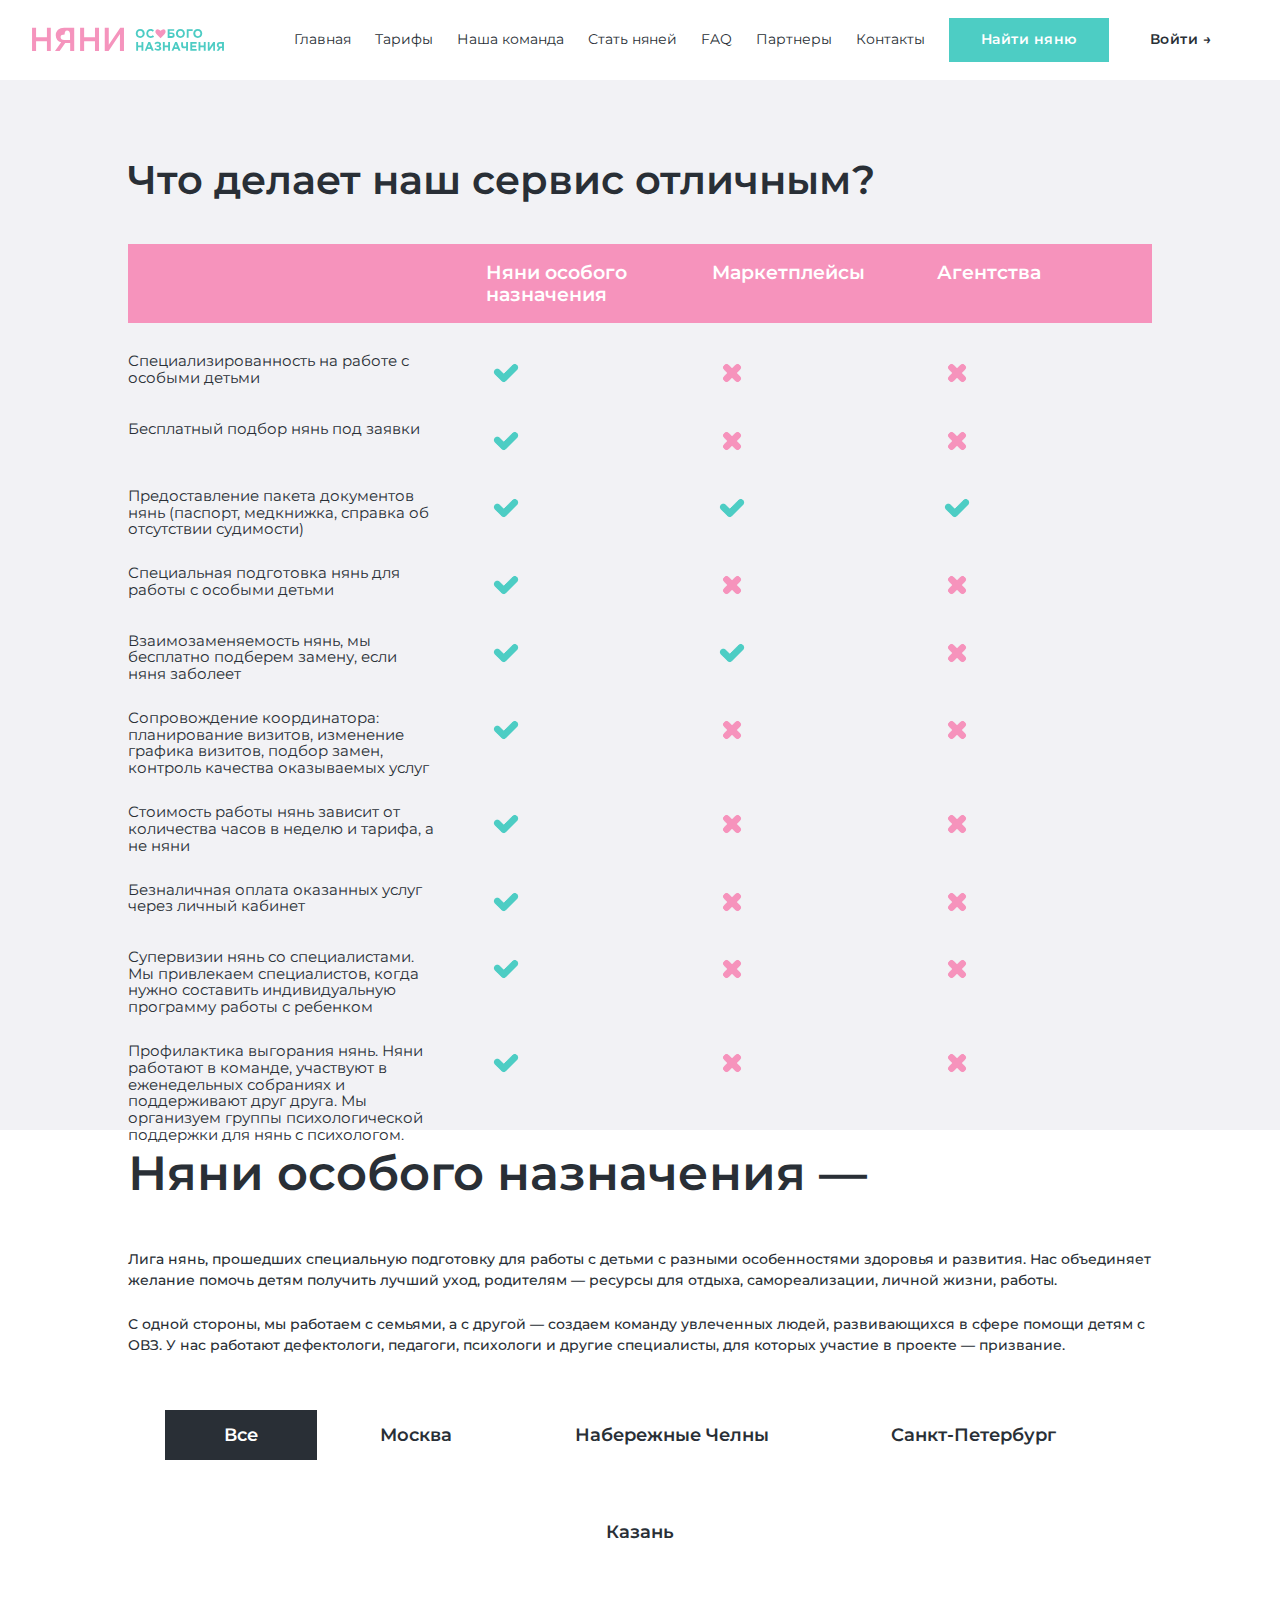
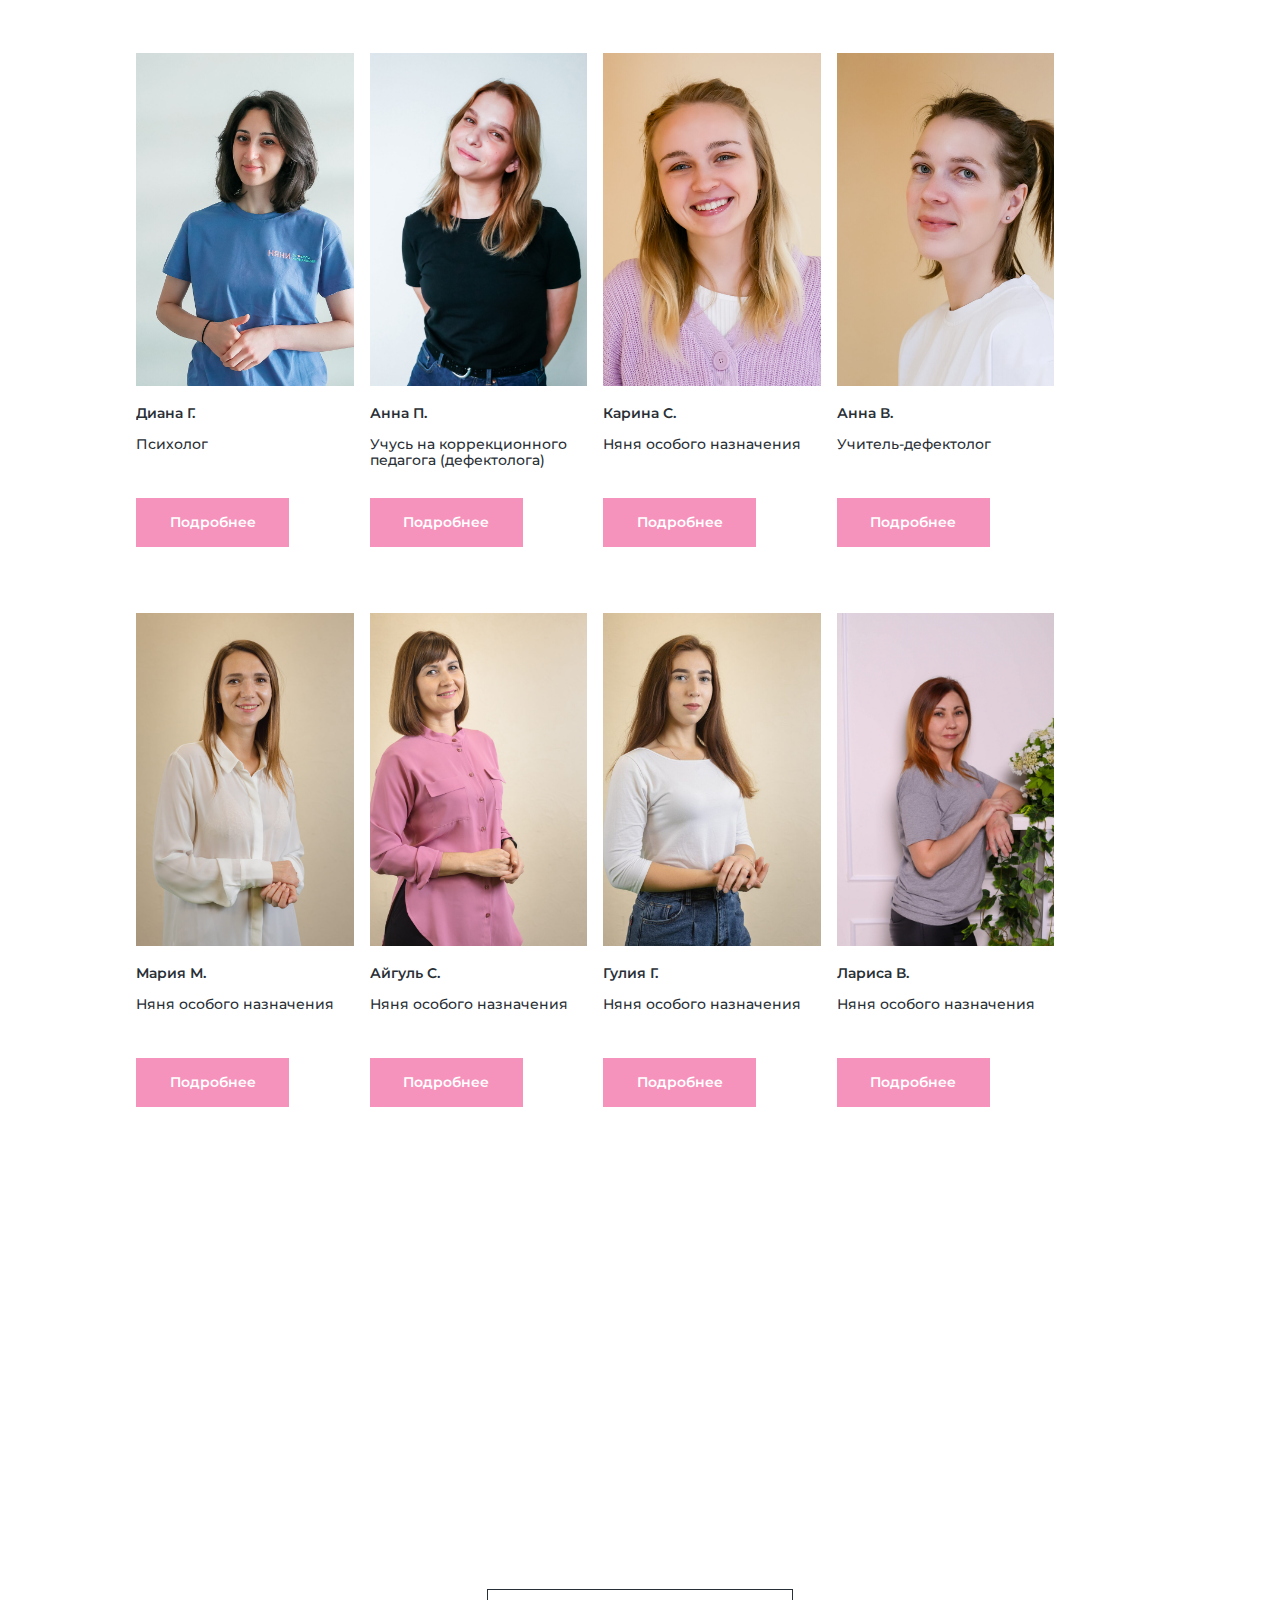
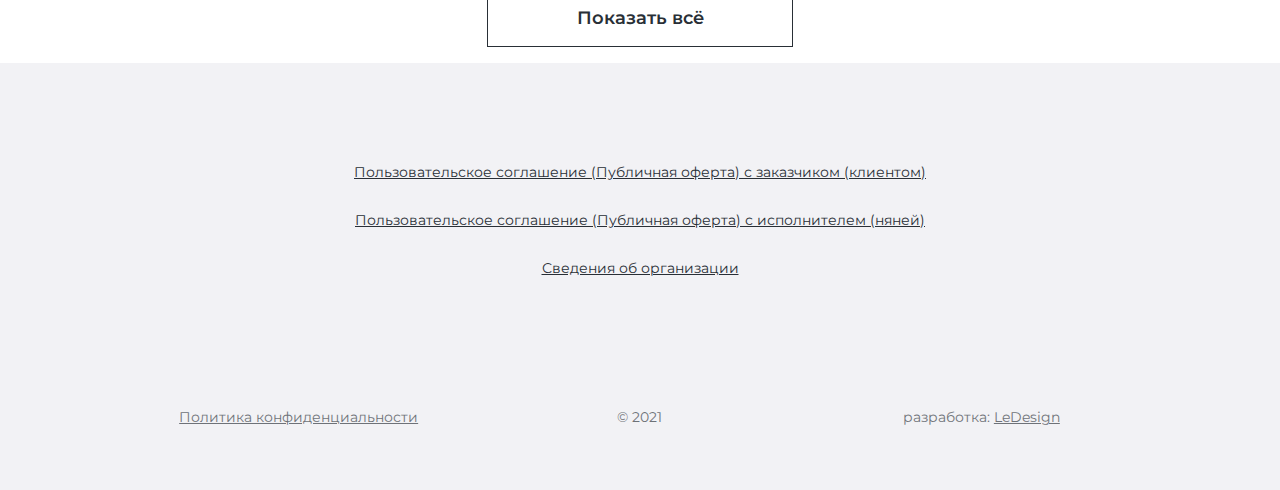
<file: page3.html>
<!DOCTYPE html>
<html lang="rus">

<head>
    <meta charset="UTF-8">
    <meta http-equiv="X-UA-Compatible" content="IE=edge">
    <meta name="viewport" content="width=device-width, initial-scale=1.0">
    <title>Отличие и команда</title>
    <link rel="stylesheet" href="normalize.css">
    <link rel="stylesheet" href="scss/style.css">
    <link
        href="https://fonts.googleapis.com/css2?family=Montserrat:ital,wght@0,100;0,200;0,300;0,400;0,500;0,600;0,700;0,800;0,900;1,100;1,200;1,300;1,400;1,500;1,600;1,700;1,800;1,900&display=swap"rel="stylesheet">
        <link rel="shortcut icon" href="./img/favicon.ico" type="image/x-icon">
    </head>

<body>
    <header class="header container">
        <div class="header__inner container__row_wide">
            <div class="header__logo">
                <a href="#"><img class="header__img" src="img/nanny-logo.svg" alt="Логотип"></a>
            </div>
            <div class="header__menu">
                <input class="header__check" id="header__toggle" type="checkbox" />
                <label class="header__btn" for="header__toggle">
                    <span></span>
                </label>
                <nav class="header__links">
                    <div>
                        <a class="header__item header__page" href="index.html">Главная</a>
                        <a class="header__item header__page" href="page2.html">Тарифы</a>
                        <a class="header__item header__page" href="page3.html">Наша команда</a>
                        <a class="header__item header__page" href="https://mrglk.github.io/projectMynanny/index.html">Стать няней</a>
                        <a class="header__item header__page" href="https://mrglk.github.io/projectMynanny/faq/index.html">FAQ</a>
                        <a class="header__item header__page" href="https://mrglk.github.io/projectMynanny/partners/index.html">Партнеры</a>
                        <a class="header__item header__page" href="https://mrglk.github.io/projectMynanny/contacts/index.html">Контакты</a>
                        <a class="header__item header__buttons btn btn_defaultcolor btn_small" href="#">Найти няню</a>
                        <a class="header__item header__buttons btn btn_lightColor-darkСolor btn_small"
                            href="https://app.star-c.ru/">Войти <span class="mobile__hidden">→</span></a>
                    </div>
                    <div class="header__social desktop__hidden">
                        <a href="https://www.facebook.com/mynannypro/">
                            <svg class="header__icon" xmlns="http://www.w3.org/2000/svg" viewBox="0 0 48 48"
                                enable-background="new 0 0 48 48" xml:space="preserve">
                                <path style="fill:#4dcdc4;"
                                    d="M47.761,24c0,13.121-10.638,23.76-23.758,23.76C10.877,47.76,0.239,37.121,0.239,24c0-13.124,10.638-23.76,23.764-23.76C37.123,0.24,47.761,10.876,47.761,24 M20.033,38.85H26.2V24.01h4.163l0.539-5.242H26.2v-3.083c0-1.156,0.769-1.427,1.308-1.427h3.318V9.168L26.258,9.15c-5.072,0-6.225,3.796-6.225,6.224v3.394H17.1v5.242h2.933V38.85z">
                                </path>
                            </svg>
                        </a>
                        <a href="https://www.instagram.com/mynanny.pro/">
                            <svg class="header__icon" xmlns="http://www.w3.org/2000/svg" viewBox="0 0 30 30"
                                xml:space="preserve">
                                <path style="fill:#4dcdc4;"
                                    d="M15,11.014 C12.801,11.014 11.015,12.797 11.015,15 C11.015,17.202 12.802,18.987 15,18.987 C17.199,18.987 18.987,17.202 18.987,15 C18.987,12.797 17.199,11.014 15,11.014 L15,11.014 Z M15,17.606 C13.556,17.606 12.393,16.439 12.393,15 C12.393,13.561 13.556,12.394 15,12.394 C16.429,12.394 17.607,13.561 17.607,15 C17.607,16.439 16.444,17.606 15,17.606 L15,17.606 Z">
                                </path>
                                <path style="fill:#4dcdc4;"
                                    d="M19.385,9.556 C18.872,9.556 18.465,9.964 18.465,10.477 C18.465,10.989 18.872,11.396 19.385,11.396 C19.898,11.396 20.306,10.989 20.306,10.477 C20.306,9.964 19.897,9.556 19.385,9.556 L19.385,9.556 Z">
                                </path>
                                <path style="fill:#4dcdc4;"
                                    d="M15.002,0.15 C6.798,0.15 0.149,6.797 0.149,15 C0.149,23.201 6.798,29.85 15.002,29.85 C23.201,29.85 29.852,23.202 29.852,15 C29.852,6.797 23.201,0.15 15.002,0.15 L15.002,0.15 Z M22.666,18.265 C22.666,20.688 20.687,22.666 18.25,22.666 L11.75,22.666 C9.312,22.666 7.333,20.687 7.333,18.28 L7.333,11.734 C7.333,9.312 9.311,7.334 11.75,7.334 L18.25,7.334 C20.688,7.334 22.666,9.312 22.666,11.734 L22.666,18.265 L22.666,18.265 Z">
                                </path>
                            </svg>
                        </a>
                    </div>
                </nav>
            </div>
        </div>
    </header>
    <div class="container">

        <div class="block-diff">
            <div class="block-difference container__row">
                <div class="block-difference__h1">Что делает наш сервис отличным?</div>


                <div class="block-difference__items">
                    <div class="block-difference__item1">
                        Няни особого назначения</div>
                    <div class="block-difference__item2">
                        Маркетплейсы</div>
                    <div class="block-difference__item3">
                        Агентства</div>
                </div>

                <div class="block-difference__table">
                    <div class="block-difference__text1">Специализированность на работе с особыми детьми</div>
                    <img class="block-difference__element1" src="img/img_page3/check.png" alt="check"></img>
                    <img class="block-difference__element2" src="img/img_page3/cross.png" alt="cross"></img>
                    <img class="block-difference__element3" src="img/img_page3/cross.png" alt="cross"></img>

                    <div class="block-difference__text2">Бесплатный подбор нянь под заявки</div>
                    <img class="block-difference__element4" src="img/img_page3/check.png" alt="check"></img>
                    <img class="block-difference__element5" src="img/img_page3/cross.png" alt="cross"></img>
                    <img class="block-difference__element6" src="img/img_page3/cross.png" alt="cross"></img>

                    <div class="block-difference__text3">Предоставление пакета документов нянь (паспорт, медкнижка,
                        справка
                        об отсутствии судимости)</div>
                    <img class="block-difference__element7" src="img/img_page3/check.png" alt="check"></img>
                    <img class="block-difference__element8" src="img/img_page3/check.png" alt="check"></img>
                    <img class="block-difference__element9" src="img/img_page3/check.png" alt="check"></img>

                    <div class="block-difference__text4">Специальная подготовка нянь для работы с особыми детьми</div>
                    <img class="block-difference__element10" src="img/img_page3/check.png" alt="check"></img>
                    <img class="block-difference__element11" src="img/img_page3/cross.png" alt="cross"></img>
                    <img class="block-difference__element12" src="img/img_page3/cross.png" alt="cross"></img>

                    <div class="block-difference__text5">Взаимозаменяемость нянь, мы бесплатно подберем замену, если
                        няня
                        заболеет</div>
                    <img class="block-difference__element13" src="img/img_page3/check.png" alt="check"></img>
                    <img class="block-difference__element14" src="img/img_page3/check.png" alt="check"></img>
                    <img class="block-difference__element15" src="img/img_page3/cross.png" alt="cross"></img>

                    <div class="block-difference__text6">Сопровождение координатора: планирование визитов, изменение
                        графика
                        визитов, подбор замен, контроль качества оказываемых услуг</div>
                    <img class="block-difference__element16" src="img/img_page3/check.png" alt="check"></img>
                    <img class="block-difference__element17" src="img/img_page3/cross.png" alt="cross"></img>
                    <img class="block-difference__element18" src="img/img_page3/cross.png" alt="cross"></img>

                    <div class="block-difference__text7">Стоимость работы нянь зависит от количества часов в неделю и
                        тарифа, а не няни</div>
                    <img class="block-difference__element19" src="img/img_page3/check.png" alt="check"></img>
                    <img class="block-difference__element20" src="img/img_page3/cross.png" alt="cross"></img>
                    <img class="block-difference__element21" src="img/img_page3/cross.png" alt="cross"></img>

                    <div class="block-difference__text8">Безналичная оплата оказанных услуг через личный кабинет</div>
                    <img class="block-difference__element22" src="img/img_page3/check.png" alt="check"></img>
                    <img class="block-difference__element23" src="img/img_page3/cross.png" alt="cross"></img>
                    <img class="block-difference__element24" src="img/img_page3/cross.png" alt="cross"></img>

                    <div class="block-difference__text9">Супервизии нянь со специалистами. Мы привлекаем специалистов,
                        когда
                        нужно составить индивидуальную программу работы с ребенком</div>
                    <img class="block-difference__element25" src="img/img_page3/check.png" alt="check"></img>
                    <img class="block-difference__element26" src="img/img_page3/cross.png" alt="cross"></img>
                    <img class="block-difference__element27" src="img/img_page3/cross.png" alt="cross"></img>

                    <div class="block-difference__text10">Профилактика выгорания нянь. Няни работают в команде,
                        участвуют в
                        еженедельных собраниях и поддерживают друг друга. Мы организуем группы психологической поддержки
                        для
                        нянь с психологом.</div>
                    <img class="block-difference__element28" src="img/img_page3/check.png" alt="check"></img>
                    <img class="block-difference__element29" src="img/img_page3/cross.png" alt="cross"></img>
                    <img class="block-difference__element30" src="img/img_page3/cross.png" alt="cross"></img>
                </div>
            </div>
        </div>
    </div>
    </div>


    <!--  -->
    <div class="container blockteam">
        <div class="container__row">
            <div class="block-nashakomanda">
                <div class="block-nashakomanda__header">Няни особого назначения —</div>
                <div class="block-nashakomanda__p">
                    Лига нянь, прошедших специальную подготовку для работы с детьми с разными особенностями здоровья
                    и
                    развития. Нас объединяет желание помочь детям получить лучший уход, родителям — ресурсы для
                    отдыха,
                    самореализации, личной жизни, работы.
                    <br>
                    <br>
                    С одной стороны, мы работаем с семьями, а с другой — создаем команду увлеченных людей,
                    развивающихся
                    в
                    сфере помощи детям с ОВЗ. У нас работают дефектологи, педагоги, психологи и другие специалисты,
                    для
                    которых участие в проекте — призвание.
                    <br>
                    <br>
                </div>


                <div class="block-nashakomanda__blocks">
                    <input type="radio" name="tab-btn" id="tab-btn-1" value="" checked="checked">
                    <label for="tab-btn-1">Все</label>
                    <input type="radio" name="tab-btn" id="tab-btn-2" value="">
                    <label for="tab-btn-2">Москва</label>
                    <input type="radio" name="tab-btn" id="tab-btn-3" value="">
                    <label for="tab-btn-3">Набережные Челны</label>
                    <input type="radio" name="tab-btn" id="tab-btn-4" value="">
                    <label for="tab-btn-4">Санкт-Петербург</label>
                    <input type="radio" name="tab-btn" id="tab-btn-5" value="">
                    <label for="tab-btn-5">Казань</label>
                    <div id="content-1">
                        <div class="zagruska-proizvod-container">
                            <input type="checkbox" id="zagruska-proizvod" />
                            <ul>
                                <li>
                                    <div class="team-member">
                                        <a href="" class="team-member__image"><img
                                                src="./img/img_page3/team_moscow/moscow_1.jpeg" alt="photo"
                                                id="moscow_1"></a>
                                        <p class="team-member__name">Диана Г.</p>
                                        <p class="team-member__text">Психолог</p>
                                        <a href=""><button class="team-member__button">Подробнее</button></a>
                                    </div>
                                </li>
                                <li>
                                    <div class="team-member">
                                        <a href="" class="team-member__image"><img
                                                src="./img/img_page3/team_moscow/moscow_2.jpeg" alt="photo"
                                                id="moscow_2"></a>
                                        <p class="team-member__name">Анна П.</p>
                                        <p class="team-member__text">Учусь на коррекционного педагога (дефектолога)</p>
                                        <a href=""><button class="team-member__button">Подробнее</button></a>
                                    </div>
                                </li>
                                <li>
                                    <div class="team-member">
                                        <a href="" class="team-member__image"><img
                                                src="./img/img_page3/team_moscow/moscow_3.jpeg" alt="photo"
                                                id="moscow_3"></a>
                                        <p class="team-member__name">Карина С.</p>
                                        <p class="team-member__text">Няня особого назначения</p>
                                        <a href=""><button class="team-member__button">Подробнее</button></a>
                                    </div>
                                </li>
                                <li>
                                    <div class="team-member">
                                        <a href="" class="team-member__image"><img
                                                src="./img/img_page3/team_moscow/moscow_4.jpeg" alt="photo"
                                                id="moscow_4"></a>
                                        <p class="team-member__name">Анна В.</p>
                                        <p class="team-member__text">Учитель-дефектолог</p>
                                        <a href=""><button class="team-member__button">Подробнее</button></a>
                                    </div>
                                </li>
                                <!--  -->
                                <li>
                                    <div class="team-member">
                                        <a href="" class="team-member__image"><img
                                                src="./img/img_page3/team_chelny/chelny_1.jpeg" alt="photo"
                                                id="chelny_1"></a>
                                        <p class="team-member__name">Мария М.</p>
                                        <p class="team-member__text">Няня особого назначения</p>
                                        <a href=""><button class="team-member__button">Подробнее</button></a>
                                    </div>
                                </li>
                                <li>
                                    <div class="team-member">
                                        <a href="" class="team-member__image"><img
                                                src="./img/img_page3/team_chelny/chelny_2.jpeg" alt="photo"
                                                id="chelny_2"></a>
                                        <p class="team-member__name">Айгуль С.</p>
                                        <p class="team-member__text">Няня особого назначения</p>
                                        <a href=""><button class="team-member__button">Подробнее</button></a>
                                    </div>
                                </li>
                                <li>
                                    <div class="team-member">
                                        <a href="" class="team-member__image"><img
                                                src="./img/img_page3/team_chelny/chelny_3.jpeg" alt="photo"
                                                id="chelny_3"></a>
                                        <p class="team-member__name">Гулия Г.</p>
                                        <p class="team-member__text">Няня особого назначения</p>
                                        <a href=""><button class="team-member__button">Подробнее</button></a>
                                    </div>
                                </li>
                                <li>
                                    <div class="team-member">
                                        <a href="" class="team-member__image"><img
                                                src="./img/img_page3/team_chelny/chelny_4.jpeg" alt="photo"
                                                id="chelny_4"></a>
                                        <p class="team-member__name">Лариса В.</p>
                                        <p class="team-member__text">Няня особого назначения</p>
                                        <a href=""><button class="team-member__button">Подробнее</button></a>
                                    </div>
                                </li>
                                <li>
                                    <div class="team-member">
                                        <a href="" class="team-member__image"><img
                                                src="./img/img_page3/team_chelny/chelny_5.jpeg" alt="photo"
                                                id="chelny_5"></a>
                                        <p class="team-member__name">Наталья А.</p>
                                        <p class="team-member__text">Няня особого назначения</p>
                                        <a href=""><button class="team-member__button">Подробнее</button></a>
                                    </div>
                                </li>
                                <li>
                                    <div class="team-member">
                                        <a href="" class="team-member__image"><img
                                                src="./img/img_page3/team_chelny/chelny_6.jpeg" alt="photo"
                                                id="chelny_6"></a>
                                        <p class="team-member__name">Луиза Г.</p>
                                        <p class="team-member__text">Няня особого назначения</p>
                                        <a href=""><button class="team-member__button">Подробнее</button></a>
                                    </div>
                                </li>
                                <!--  -->
                                <li>
                                    <div class="team-member">
                                        <a href="" class="team-member__image"><img
                                                src="./img/img_page3/team_moscow/moscow_5.jpeg" alt="photo"
                                                id="moscow_5"></a>
                                        <p class="team-member__name">Наталья Ч.</p>
                                        <p class="team-member__text">Педагог-психолог</p>
                                        <a href=""><button class="team-member__button">Подробнее</button></a>
                                    </div>
                                </li>
                                <li>
                                    <div class="team-member">
                                        <a href="" class="team-member__image"><img
                                                src="./img/img_page3/team_moscow/moscow_6.jpeg" alt="photo"
                                                id="moscow_6"></a>
                                        <p class="team-member__name">Светлана З.</p>
                                        <p class="team-member__text">Няня особого назначения</p>
                                        <a href=""><button class="team-member__button">Подробнее</button></a>
                                    </div>
                                </li>
                                <li>
                                    <div class="team-member">
                                        <a href="" class="team-member__image"><img
                                                src="./img/img_page3/team_moscow/moscow_7.jpeg" alt="photo"
                                                id="moscow_7"></a>
                                        <p class="team-member__name">Екатерина Л.</p>
                                        <p class="team-member__text">Педагог-психолог</p>
                                        <a href=""><button class="team-member__button">Подробнее</button></a>
                                    </div>
                                </li>
                                <li>
                                    <div class="team-member">
                                        <a href="" class="team-member__image"><img
                                                src="./img/img_page3/team_moscow/moscow_8.jpeg" alt="photo"
                                                id="moscow_8"></a>
                                        <p class="team-member__name">Яна М.</p>
                                        <p class="team-member__text">Няня особого назначения</p>
                                        <a href=""><button class="team-member__button">Подробнее</button></a>
                                    </div>
                                </li>
                                <li>
                                    <div class="team-member">
                                        <a href="" class="team-member__image"><img
                                                src="./img/img_page3/team_moscow/moscow_9.jpeg" alt="photo"
                                                id="moscow_9"></a>
                                        <p class="team-member__name">Гюльмира Д.</p>
                                        <p class="team-member__text">Няня особого назначения</p>
                                        <a href=""><button class="team-member__button">Подробнее</button></a>
                                    </div>
                                </li>
                                <li>
                                    <div class="team-member">
                                        <a href="" class="team-member__image"><img
                                                src="./img/img_page3/team_moscow/moscow_10.jpeg" alt="photo"
                                                id="moscow_10"></a>
                                        <p class="team-member__name">Виктория Э.</p>
                                        <p class="team-member__text">Няня особого назначения</p>
                                        <a href=""><button class="team-member__button">Подробнее</button></a>
                                    </div>
                                </li>
                                <li>
                                    <div class="team-member">
                                        <a href="" class="team-member__image"><img
                                                src="./img/img_page3/team_moscow/moscow_11.jpeg" alt="photo"
                                                id="moscow_11"></a>
                                        <p class="team-member__name">Гульнара Э.</p>
                                        <p class="team-member__text">Няня особого назначения</p>
                                        <a href=""><button class="team-member__button">Подробнее</button></a>
                                    </div>
                                </li>
                                <li>
                                    <div class="team-member">
                                        <a href="" class="team-member__image"><img
                                                src="./img/img_page3/team_moscow/moscow_12.jpeg" alt="photo"></a>
                                        <p class="team-member__name">Кирилл С.</p>
                                        <p class="team-member__text">Няня особого назначения</p>
                                        <a href=""><button class="team-member__button">Подробнее</button></a>
                                    </div>
                                </li>
                                <li>
                                    <div class="team-member">
                                        <a href="" class="team-member__image"><img
                                                src="./img/img_page3/team_moscow/moscow_13.jpeg" alt="photo"
                                                id="moscow_13"></a>
                                        <p class="team-member__name">Амина М.</p>
                                        <p class="team-member__text">Няня особого назначения</p>
                                        <a href=""><button class="team-member__button">Подробнее</button></a>
                                    </div>
                                </li>
                                <li>
                                    <div class="team-member">
                                        <a href="" class="team-member__image"><img
                                                src="./img/img_page3/team_moscow/moscow_14.jpeg" alt="photo"
                                                id="moscow_14"></a>
                                        <p class="team-member__name">Юлия Ё.</p>
                                        <p class="team-member__text">Няня особого назначения</p>
                                        <a href=""><button class="team-member__button">Подробнее</button></a>
                                    </div>
                                </li>
                                <li>
                                    <div class="team-member">
                                        <a href="" class="team-member__image"><img
                                                src="./img/img_page3/team_moscow/moscow_15.jpeg" alt="photo"
                                                id="moscow_15"></a>
                                        <p class="team-member__name">София К.</p>
                                        <p class="team-member__text">Няня особого назначения</p>
                                        <a href=""><button class="team-member__button">Подробнее</button></a>
                                    </div>
                                </li>
                                <li>
                                    <div class="team-member">
                                        <a href="" class="team-member__image"><img
                                                src="./img/img_page3/team_moscow/moscow_16.jpeg" alt="photo"
                                                id="moscow_16"></a>
                                        <p class="team-member__name">Полина А.</p>
                                        <p class="team-member__text">Няня особого назначения</p>
                                        <a href=""><button class="team-member__button">Подробнее</button></a>
                                    </div>
                                </li>
                                <!--  -->
                                <li>
                                    <div class="team-member">
                                        <a href="" class="team-member__image"><img
                                                src="./img/img_page3/team_moscow/moscow_17.jpeg" alt="photo"></a>
                                        <p class="team-member__name">Ксения В.</p>
                                        <p class="team-member__text">Руководитель любительского театра</p>
                                        <a href=""><button class="team-member__button">Подробнее</button></a>
                                    </div>
                                </li>
                                <li>
                                    <div class="team-member">
                                        <a href="" class="team-member__image"><img
                                                src="./img/img_page3/team_moscow/moscow_18.jpeg" alt="photo"
                                                id="moscow_18"></a>
                                        <p class="team-member__name">Ирина С.</p>
                                        <p class="team-member__text">Няня особого назначения</p>
                                        <a href=""><button class="team-member__button">Подробнее</button></a>
                                    </div>
                                </li>
                                <li>
                                    <div class="team-member">
                                        <a href="" class="team-member__image"><img
                                                src="./img/img_page3/team_moscow/moscow_19.jpeg" alt="photo"
                                                id="moscow_19"></a>
                                        <p class="team-member__name">Екатерина Б.</p>
                                        <p class="team-member__text">Няня особого назначения</p>
                                        <a href=""><button class="team-member__button">Подробнее</button></a>
                                    </div>
                                </li>
                                <li>
                                    <div class="team-member">
                                        <a href="" class="team-member__image"><img
                                                src="./img/img_page3/team_moscow/moscow_20.jpeg" alt="photo"
                                                id="moscow_20"></a>
                                        <p class="team-member__name">Дарья Г.</p>
                                        <p class="team-member__text">Няня особого назначения</p>
                                        <a href=""><button class="team-member__button">Подробнее</button></a>
                                    </div>
                                </li>
                                <li>
                                    <div class="team-member">
                                        <a href="" class="team-member__image"><img
                                                src="./img/img_page3/team_moscow/moscow_21.jpeg" alt="photo"
                                                id="moscow_21"></a>
                                        <p class="team-member__name">Анна Л.</p>
                                        <p class="team-member__text">Няня особого назначения</p>
                                        <a href=""><button class="team-member__button">Подробнее</button></a>
                                    </div>
                                </li>
                                <li>
                                    <div class="team-member">
                                        <a href="" class="team-member__image"><img
                                                src="./img/img_page3/team_moscow/moscow_22.jpeg" alt="photo"></a>
                                        <p class="team-member__name">Лариса Т.</p>
                                        <p class="team-member__text">Няня особого назначения</p>
                                        <a href=""><button class="team-member__button">Подробнее</button></a>
                                    </div>
                                </li>
                                <li>
                                    <div class="team-member">
                                        <a href="" class="team-member__image"><img
                                                src="./img/img_page3/team_moscow/moscow_23.jpeg" alt="photo"
                                                id="moscow_23"></a>
                                        <p class="team-member__name">Мария П.</p>
                                        <p class="team-member__text">Няня особого назначения</p>
                                        <a href=""><button class="team-member__button">Подробнее</button></a>
                                    </div>
                                </li>
                                <li>
                                    <div class="team-member">
                                        <a href="" class="team-member__image"><img
                                                src="./img/img_page3/team_moscow/moscow_24.jpeg" alt="photo"
                                                id="moscow_24"></a>
                                        <p class="team-member__name">Валентина Г.</p>
                                        <p class="team-member__text">Няня особого назначения</p>
                                        <a href=""><button class="team-member__button">Подробнее</button></a>
                                    </div>
                                </li>
                                <!--  -->
                                <li>
                                    <div class="team-member">
                                        <a href="" class="team-member__image"><img
                                                src="./img/img_page3/team_moscow/moscow_25.jpeg" alt="photo"
                                                id="moscow_25"></a>
                                        <p class="team-member__name">Мария К.</p>
                                        <p class="team-member__text">Клинический психолог</p>
                                        <a href=""><button class="team-member__button">Подробнее</button></a>
                                    </div>
                                </li>
                                <li>
                                    <div class="team-member">
                                        <a href="" class="team-member__image"><img
                                                src="./img/img_page3/team_moscow/moscow_26.jpeg" alt="photo"
                                                id="moscow_26"></a>
                                        <p class="team-member__name">Ольга С.</p>
                                        <p class="team-member__text">Няня особого назначения</p>
                                        <a href=""><button class="team-member__button">Подробнее</button></a>
                                    </div>
                                </li>
                                <li>
                                    <div class="team-member">
                                        <a href="" class="team-member__image"><img
                                                src="./img/img_page3/team_moscow/moscow_27.jpeg" alt="photo"
                                                id="moscow_27"></a>
                                        <p class="team-member__name">Валерия К.</p>
                                        <p class="team-member__text">Учитель русского языка в условиях инклюзивного
                                            образования</p>
                                        <a href=""><button class="team-member__button">Подробнее</button></a>
                                    </div>
                                </li>
                                <li>
                                    <div class="team-member">
                                        <a href="" class="team-member__image"><img
                                                src="./img/img_page3/team_moscow/moscow_28.jpeg" alt="photo"></a>
                                        <p class="team-member__name">Светлана П.</p>
                                        <p class="team-member__text">Дефектолог дошкольного образования</p>
                                        <a href=""><button class="team-member__button">Подробнее</button></a>
                                    </div>
                                </li>
                                <li>
                                    <div class="team-member">
                                        <a href="" class="team-member__image"><img
                                                src="./img/img_page3/team_moscow/moscow_29.jpeg" alt="photo"></a>
                                        <p class="team-member__name">Севгия И.</p>
                                        <p class="team-member__text">Няня особого назначения</p>
                                        <a href=""><button class="team-member__button">Подробнее</button></a>
                                    </div>
                                </li>
                                <li>
                                    <div class="team-member">
                                        <a href="" class="team-member__image"><img
                                                src="./img/img_page3/team_moscow/moscow_30.jpeg" alt="photo"></a>
                                        <p class="team-member__name">Жанна Ж.</p>
                                        <p class="team-member__text">Тренер по грудничковому плаванию</p>
                                        <a href=""><button class="team-member__button">Подробнее</button></a>
                                    </div>
                                </li>
                                <li>
                                    <div class="team-member">
                                        <a href="" class="team-member__image"><img
                                                src="./img/img_page3/team_moscow/moscow_31.jpeg" alt="photo"></a>
                                        <p class="team-member__name">Илария Г.</p>
                                        <p class="team-member__text">Педагог-психолог</p>
                                        <a href=""><button class="team-member__button">Подробнее</button></a>
                                    </div>
                                </li>
                                <li>
                                    <div class="team-member">
                                        <a href="" class="team-member__image"><img
                                                src="./img/img_page3/team_moscow/moscow_32.jpeg" alt="photo"></a>
                                        <p class="team-member__name">Варвара К.</p>
                                        <p class="team-member__text">Медсестра</p>
                                        <a href=""><button class="team-member__button">Подробнее</button></a>
                                    </div>
                                </li>
                                <!--  -->
                                <li>
                                    <div class="team-member">
                                        <a href="" class="team-member__image"><img
                                                src="./img/img_page3/team_moscow/moscow_33.jpeg" alt="photo"></a>
                                        <p class="team-member__name">Юлия П.</p>
                                        <p class="team-member__text">Конфликтолог</p>
                                        <a href=""><button class="team-member__button">Подробнее</button></a>
                                    </div>
                                </li>
                                <li>
                                    <div class="team-member">
                                        <a href="" class="team-member__image"><img
                                                src="./img/img_page3/team_moscow/moscow_34.jpeg" alt="photo"></a>
                                        <p class="team-member__name">Евгения Г.</p>
                                        <p class="team-member__text">Педагог</p>
                                        <a href=""><button class="team-member__button">Подробнее</button></a>
                                    </div>
                                </li>
                                <li>
                                    <div class="team-member">
                                        <a href="" class="team-member__image"><img
                                                src="./img/img_page3/team_moscow/moscow_35.jpeg" alt="photo"></a>
                                        <p class="team-member__name">Юлия О.</p>
                                        <p class="team-member__text">Логопед-дефектолог</p>
                                        <a href=""><button class="team-member__button">Подробнее</button></a>
                                    </div>
                                </li>
                                <li>
                                    <div class="team-member">
                                        <a href="" class="team-member__image"><img
                                                src="./img/img_page3/team_moscow/moscow_36.jpeg" alt="photo"></a>
                                        <p class="team-member__name">Алина Ф.</p>
                                        <p class="team-member__text">Педагог</p>
                                        <a href=""><button class="team-member__button">Подробнее</button></a>
                                    </div>
                                </li>
                                <!--  -->
                            </ul>
                            <label class="zagruska-proizvod-btn" for="zagruska-proizvod">
                                <span class="unloaded">Показать всё</span>
                                <span class="loaded">Показать меньше</span>
                            </label>
                        </div>
                    </div>

                    <div id="content-2">
                        <div class="zagruska-proizvod-container2">
                            <input type="checkbox" id="zagruska-proizvod2" />
                            <ul>
                                <li>
                                    <div class="team-member">
                                        <a href="" class="team-member__image"><img
                                                src="./img/img_page3/team_moscow/moscow_1.jpeg" alt="photo"
                                                id="moscow_1"></a>
                                        <p class="team-member__name">Диана Г.</p>
                                        <p class="team-member__text">Психолог</p>
                                        <a href=""><button class="team-member__button">Подробнее</button></a>
                                    </div>
                                </li>
                                <li>
                                    <div class="team-member">
                                        <a href="" class="team-member__image"><img
                                                src="./img/img_page3/team_moscow/moscow_2.jpeg" alt="photo"
                                                id="moscow_2"></a>
                                        <p class="team-member__name">Анна П.</p>
                                        <p class="team-member__text">Учусь на коррекционного педагога (дефектолога)</p>
                                        <a href=""><button class="team-member__button">Подробнее</button></a>
                                    </div>
                                </li>
                                <li>
                                    <div class="team-member">
                                        <a href="" class="team-member__image"><img
                                                src="./img/img_page3/team_moscow/moscow_3.jpeg" alt="photo"
                                                id="moscow_3"></a>
                                        <p class="team-member__name">Карина С.</p>
                                        <p class="team-member__text">Няня особого назначения</p>
                                        <a href=""><button class="team-member__button">Подробнее</button></a>
                                    </div>
                                </li>
                                <li>
                                    <div class="team-member">
                                        <a href="" class="team-member__image"><img
                                                src="./img/img_page3/team_moscow/moscow_4.jpeg" alt="photo"
                                                id="moscow_4"></a>
                                        <p class="team-member__name">Анна В.</p>
                                        <p class="team-member__text">Учитель-дефектолог</p>
                                        <a href=""><button class="team-member__button">Подробнее</button></a>
                                    </div>
                                </li>
                                <li>
                                    <div class="team-member">
                                        <a href="" class="team-member__image"><img
                                                src="./img/img_page3/team_moscow/moscow_5.jpeg" alt="photo"
                                                id="moscow_5"></a>
                                        <p class="team-member__name">Наталья Ч.</p>
                                        <p class="team-member__text">Педагог-психолог</p>
                                        <a href=""><button class="team-member__button">Подробнее</button></a>
                                    </div>
                                </li>
                                <li>
                                    <div class="team-member">
                                        <a href="" class="team-member__image"><img
                                                src="./img/img_page3/team_moscow/moscow_6.jpeg" alt="photo"
                                                id="moscow_6"></a>
                                        <p class="team-member__name">Светлана З.</p>
                                        <p class="team-member__text">Няня особого назначения</p>
                                        <a href=""><button class="team-member__button">Подробнее</button></a>
                                    </div>
                                </li>
                                <li>
                                    <div class="team-member">
                                        <a href="" class="team-member__image"><img
                                                src="./img/img_page3/team_moscow/moscow_7.jpeg" alt="photo"
                                                id="moscow_7"></a>
                                        <p class="team-member__name">Екатерина Л.</p>
                                        <p class="team-member__text">Педагог-психолог</p>
                                        <a href=""><button class="team-member__button">Подробнее</button></a>
                                    </div>
                                </li>
                                <li>
                                    <div class="team-member">
                                        <a href="" class="team-member__image"><img
                                                src="./img/img_page3/team_moscow/moscow_8.jpeg" alt="photo"
                                                id="moscow_8"></a>
                                        <p class="team-member__name">Яна М.</p>
                                        <p class="team-member__text">Няня особого назначения</p>
                                        <a href=""><button class="team-member__button">Подробнее</button></a>
                                    </div>
                                </li>
                                <li>
                                    <div class="team-member">
                                        <a href="" class="team-member__image"><img
                                                src="./img/img_page3/team_moscow/moscow_9.jpeg" alt="photo"
                                                id="moscow_9"></a>
                                        <p class="team-member__name">Гюльмира Д.</p>
                                        <p class="team-member__text">Няня особого назначения</p>
                                        <a href=""><button class="team-member__button">Подробнее</button></a>
                                    </div>
                                </li>
                                <li>
                                    <div class="team-member">
                                        <a href="" class="team-member__image"><img
                                                src="./img/img_page3/team_moscow/moscow_10.jpeg" alt="photo"
                                                id="moscow_10"></a>
                                        <p class="team-member__name">Виктория Э.</p>
                                        <p class="team-member__text">Няня особого назначения</p>
                                        <a href=""><button class="team-member__button">Подробнее</button></a>
                                    </div>
                                </li>
                                <li>
                                    <div class="team-member">
                                        <a href="" class="team-member__image"><img
                                                src="./img/img_page3/team_moscow/moscow_11.jpeg" alt="photo"
                                                id="moscow_11"></a>
                                        <p class="team-member__name">Гульнара Э.</p>
                                        <p class="team-member__text">Няня особого назначения</p>
                                        <a href=""><button class="team-member__button">Подробнее</button></a>
                                    </div>
                                </li>
                                <li>
                                    <div class="team-member">
                                        <a href="" class="team-member__image"><img
                                                src="./img/img_page3/team_moscow/moscow_12.jpeg" alt="photo"></a>
                                        <p class="team-member__name">Кирилл С.</p>
                                        <p class="team-member__text">Няня особого назначения</p>
                                        <a href=""><button class="team-member__button">Подробнее</button></a>
                                    </div>
                                </li>
                                <li>
                                    <div class="team-member">
                                        <a href="" class="team-member__image"><img
                                                src="./img/img_page3/team_moscow/moscow_13.jpeg" alt="photo"
                                                id="moscow_13"></a>
                                        <p class="team-member__name">Амина М.</p>
                                        <p class="team-member__text">Няня особого назначения</p>
                                        <a href=""><button class="team-member__button">Подробнее</button></a>
                                    </div>
                                </li>
                                <li>
                                    <div class="team-member">
                                        <a href="" class="team-member__image"><img
                                                src="./img/img_page3/team_moscow/moscow_14.jpeg" alt="photo"
                                                id="moscow_14"></a>
                                        <p class="team-member__name">Юлия Ё.</p>
                                        <p class="team-member__text">Няня особого назначения</p>
                                        <a href=""><button class="team-member__button">Подробнее</button></a>
                                    </div>
                                </li>
                                <li>
                                    <div class="team-member">
                                        <a href="" class="team-member__image"><img
                                                src="./img/img_page3/team_moscow/moscow_15.jpeg" alt="photo"
                                                id="moscow_15"></a>
                                        <p class="team-member__name">София К.</p>
                                        <p class="team-member__text">Няня особого назначения</p>
                                        <a href=""><button class="team-member__button">Подробнее</button></a>
                                    </div>
                                </li>
                                <li>
                                    <div class="team-member">
                                        <a href="" class="team-member__image"><img
                                                src="./img/img_page3/team_moscow/moscow_16.jpeg" alt="photo"
                                                id="moscow_16"></a>
                                        <p class="team-member__name">Полина А.</p>
                                        <p class="team-member__text">Няня особого назначения</p>
                                        <a href=""><button class="team-member__button">Подробнее</button></a>
                                    </div>
                                </li>
                                <!--  -->
                                <li>
                                    <div class="team-member">
                                        <a href="" class="team-member__image"><img
                                                src="./img/img_page3/team_moscow/moscow_17.jpeg" alt="photo"></a>
                                        <p class="team-member__name">Ксения В.</p>
                                        <p class="team-member__text">Руководитель любительского театра</p>
                                        <a href=""><button class="team-member__button">Подробнее</button></a>
                                    </div>
                                </li>
                                <li>
                                    <div class="team-member">
                                        <a href="" class="team-member__image"><img
                                                src="./img/img_page3/team_moscow/moscow_18.jpeg" alt="photo"
                                                id="moscow_18"></a>
                                        <p class="team-member__name">Ирина С.</p>
                                        <p class="team-member__text">Няня особого назначения</p>
                                        <a href=""><button class="team-member__button">Подробнее</button></a>
                                    </div>
                                </li>
                                <li>
                                    <div class="team-member">
                                        <a href="" class="team-member__image"><img
                                                src="./img/img_page3/team_moscow/moscow_19.jpeg" alt="photo"
                                                id="moscow_19"></a>
                                        <p class="team-member__name">Екатерина Б.</p>
                                        <p class="team-member__text">Няня особого назначения</p>
                                        <a href=""><button class="team-member__button">Подробнее</button></a>
                                    </div>
                                </li>
                                <li>
                                    <div class="team-member">
                                        <a href="" class="team-member__image"><img
                                                src="./img/img_page3/team_moscow/moscow_20.jpeg" alt="photo"
                                                id="moscow_20"></a>
                                        <p class="team-member__name">Дарья Г.</p>
                                        <p class="team-member__text">Няня особого назначения</p>
                                        <a href=""><button class="team-member__button">Подробнее</button></a>
                                    </div>
                                </li>
                                <li>
                                    <div class="team-member">
                                        <a href="" class="team-member__image"><img
                                                src="./img/img_page3/team_moscow/moscow_21.jpeg" alt="photo"
                                                id="moscow_21"></a>
                                        <p class="team-member__name">Анна Л.</p>
                                        <p class="team-member__text">Няня особого назначения</p>
                                        <a href=""><button class="team-member__button">Подробнее</button></a>
                                    </div>
                                </li>
                                <li>
                                    <div class="team-member">
                                        <a href="" class="team-member__image"><img
                                                src="./img/img_page3/team_moscow/moscow_22.jpeg" alt="photo"></a>
                                        <p class="team-member__name">Лариса Т.</p>
                                        <p class="team-member__text">Няня особого назначения</p>
                                        <a href=""><button class="team-member__button">Подробнее</button></a>
                                    </div>
                                </li>
                                <li>
                                    <div class="team-member">
                                        <a href="" class="team-member__image"><img
                                                src="./img/img_page3/team_moscow/moscow_23.jpeg" alt="photo"
                                                id="moscow_23"></a>
                                        <p class="team-member__name">Мария П.</p>
                                        <p class="team-member__text">Няня особого назначения</p>
                                        <a href=""><button class="team-member__button">Подробнее</button></a>
                                    </div>
                                </li>
                                <li>
                                    <div class="team-member">
                                        <a href="" class="team-member__image"><img
                                                src="./img/img_page3/team_moscow/moscow_24.jpeg" alt="photo"
                                                id="moscow_24"></a>
                                        <p class="team-member__name">Валентина Г.</p>
                                        <p class="team-member__text">Няня особого назначения</p>
                                        <a href=""><button class="team-member__button">Подробнее</button></a>
                                    </div>
                                </li>
                                <!--  -->
                                <li>
                                    <div class="team-member">
                                        <a href="" class="team-member__image"><img
                                                src="./img/img_page3/team_moscow/moscow_25.jpeg" alt="photo"
                                                id="moscow_25"></a>
                                        <p class="team-member__name">Мария К.</p>
                                        <p class="team-member__text">Клинический психолог</p>
                                        <a href=""><button class="team-member__button">Подробнее</button></a>
                                    </div>
                                </li>
                                <li>
                                    <div class="team-member">
                                        <a href="" class="team-member__image"><img
                                                src="./img/img_page3/team_moscow/moscow_26.jpeg" alt="photo"
                                                id="moscow_26"></a>
                                        <p class="team-member__name">Ольга С.</p>
                                        <p class="team-member__text">Няня особого назначения</p>
                                        <a href=""><button class="team-member__button">Подробнее</button></a>
                                    </div>
                                </li>
                                <li>
                                    <div class="team-member">
                                        <a href="" class="team-member__image"><img
                                                src="./img/img_page3/team_moscow/moscow_27.jpeg" alt="photo"
                                                id="moscow_27"></a>
                                        <p class="team-member__name">Валерия К.</p>
                                        <p class="team-member__text">Учитель русского языка в условиях инклюзивного
                                            образования</p>
                                        <a href=""><button class="team-member__button">Подробнее</button></a>
                                    </div>
                                </li>
                                <li>
                                    <div class="team-member">
                                        <a href="" class="team-member__image"><img
                                                src="./img/img_page3/team_moscow/moscow_28.jpeg" alt="photo"></a>
                                        <p class="team-member__name">Светлана П.</p>
                                        <p class="team-member__text">Дефектолог дошкольного образования</p>
                                        <a href=""><button class="team-member__button">Подробнее</button></a>
                                    </div>
                                </li>
                                <li>
                                    <div class="team-member">
                                        <a href="" class="team-member__image"><img
                                                src="./img/img_page3/team_moscow/moscow_29.jpeg" alt="photo"></a>
                                        <p class="team-member__name">Севгия И.</p>
                                        <p class="team-member__text">Няня особого назначения</p>
                                        <a href=""><button class="team-member__button">Подробнее</button></a>
                                    </div>
                                </li>
                                <li>
                                    <div class="team-member">
                                        <a href="" class="team-member__image"><img
                                                src="./img/img_page3/team_moscow/moscow_30.jpeg" alt="photo"></a>
                                        <p class="team-member__name">Жанна Ж.</p>
                                        <p class="team-member__text">Тренер по грудничковому плаванию</p>
                                        <a href=""><button class="team-member__button">Подробнее</button></a>
                                    </div>
                                </li>
                                <li>
                                    <div class="team-member">
                                        <a href="" class="team-member__image"><img
                                                src="./img/img_page3/team_moscow/moscow_31.jpeg" alt="photo"></a>
                                        <p class="team-member__name">Илария Г.</p>
                                        <p class="team-member__text">Педагог-психолог</p>
                                        <a href=""><button class="team-member__button">Подробнее</button></a>
                                    </div>
                                </li>
                                <li>
                                    <div class="team-member">
                                        <a href="" class="team-member__image"><img
                                                src="./img/img_page3/team_moscow/moscow_32.jpeg" alt="photo"></a>
                                        <p class="team-member__name">Варвара К.</p>
                                        <p class="team-member__text">Медсестра</p>
                                        <a href=""><button class="team-member__button">Подробнее</button></a>
                                    </div>
                                </li>
                                <!--  -->
                                <li>
                                    <div class="team-member">
                                        <a href="" class="team-member__image"><img
                                                src="./img/img_page3/team_moscow/moscow_33.jpeg" alt="photo"></a>
                                        <p class="team-member__name">Юлия П.</p>
                                        <p class="team-member__text">Конфликтолог</p>
                                        <a href=""><button class="team-member__button">Подробнее</button></a>
                                    </div>
                                </li>
                                <li>
                                    <div class="team-member">
                                        <a href="" class="team-member__image"><img
                                                src="./img/img_page3/team_moscow/moscow_34.jpeg" alt="photo"></a>
                                        <p class="team-member__name">Евгения Г.</p>
                                        <p class="team-member__text">Педагог</p>
                                        <a href=""><button class="team-member__button">Подробнее</button></a>
                                    </div>
                                </li>
                                <li>
                                    <div class="team-member">
                                        <a href="" class="team-member__image"><img
                                                src="./img/img_page3/team_moscow/moscow_35.jpeg" alt="photo"></a>
                                        <p class="team-member__name">Юлия О.</p>
                                        <p class="team-member__text">Логопед-дефектолог</p>
                                        <a href=""><button class="team-member__button">Подробнее</button></a>
                                    </div>
                                </li>
                                <li>
                                    <div class="team-member">
                                        <a href="" class="team-member__image"><img
                                                src="./img/img_page3/team_moscow/moscow_36.jpeg" alt="photo"></a>
                                        <p class="team-member__name">Алина Ф.</p>
                                        <p class="team-member__text">Педагог</p>
                                        <a href=""><button class="team-member__button">Подробнее</button></a>
                                    </div>
                                </li>
                                <!--  -->
                            </ul>
                            <label class="zagruska-proizvod-btn2" for="zagruska-proizvod2">
                                <span class="unloaded2">Показать всё</span>
                                <span class="loaded2">Показать меньше</span>
                            </label>
                        </div>
                    </div>

                    <div id="content-3">
                        <div class="zagruska-proizvod-container">
                            <ul>
                                <li>
                                    <div class="team-member">
                                        <a href="" class="team-member__image"><img
                                                src="./img/img_page3/team_chelny/chelny_1.jpeg" alt="photo"
                                                id="chelny_1"></a>
                                        <p class="team-member__name">Мария М.</p>
                                        <p class="team-member__text">Няня особого назначения</p>
                                        <a href=""><button class="team-member__button">Подробнее</button></a>
                                    </div>
                                </li>
                                <li>
                                    <div class="team-member">
                                        <a href="" class="team-member__image"><img
                                                src="./img/img_page3/team_chelny/chelny_2.jpeg" alt="photo"
                                                id="chelny_2"></a>
                                        <p class="team-member__name">Айгуль С.</p>
                                        <p class="team-member__text">Няня особого назначения</p>
                                        <a href=""><button class="team-member__button">Подробнее</button></a>
                                    </div>
                                </li>
                                <li>
                                    <div class="team-member">
                                        <a href="" class="team-member__image"><img
                                                src="./img/img_page3/team_chelny/chelny_3.jpeg" alt="photo"
                                                id="chelny_3"></a>
                                        <p class="team-member__name">Гулия Г.</p>
                                        <p class="team-member__text">Няня особого назначения</p>
                                        <a href=""><button class="team-member__button">Подробнее</button></a>
                                    </div>
                                </li>
                                <li>
                                    <div class="team-member">
                                        <a href="" class="team-member__image"><img
                                                src="./img/img_page3/team_chelny/chelny_4.jpeg" alt="photo"
                                                id="chelny_4"></a>
                                        <p class="team-member__name">Лариса В.</p>
                                        <p class="team-member__text">Няня особого назначения</p>
                                        <a href=""><button class="team-member__button">Подробнее</button></a>
                                    </div>
                                </li>
                                <li>
                                    <div class="team-member">
                                        <a href="" class="team-member__image"><img
                                                src="./img/img_page3/team_chelny/chelny_5.jpeg" alt="photo"
                                                id="chelny_5"></a>
                                        <p class="team-member__name">Наталья А.</p>
                                        <p class="team-member__text">Няня особого назначения</p>
                                        <a href=""><button class="team-member__button">Подробнее</button></a>
                                    </div>
                                </li>
                                <li>
                                    <div class="team-member">
                                        <a href="" class="team-member__image"><img
                                                src="./img/img_page3/team_chelny/chelny_6.jpeg" alt="photo"
                                                id="chelny_6"></a>
                                        <p class="team-member__name">Луиза Г.</p>
                                        <p class="team-member__text">Няня особого назначения</p>
                                        <a href=""><button class="team-member__button">Подробнее</button></a>
                                    </div>
                                </li>
                            </ul>
                        </div>
                    </div>

                    <div id="content-4">
                        <div class="soon-content">
                            <!-- <img class="soon-content__img" src="img1" alt="img"> -->
                            <div class="soon-content__img">
                                <?xml version="1.0" encoding="UTF-8"?> <svg xmlns="http://www.w3.org/2000/svg"
                                    id="design" viewBox="0 0 236 236">
                                    <defs>
                                        <style>
                                            .cls-1 {
                                                fill: #f693bc;
                                            }

                                            .cls-2 {
                                                fill: #fff;
                                            }
                                        </style>
                                    </defs>
                                    <title>heart2</title>
                                    <path class="cls-1"
                                        d="M118,0h0A118,118,0,0,1,236,118h0A118,118,0,0,1,118,236h0A118,118,0,0,1,0,118H0A118,118,0,0,1,118,0Z">
                                    </path>
                                    <path class="cls-2"
                                        d="M118,194.32l58-58c21.11-21.12,23.51-46.06,6-63.57-18.24-18.24-42-6.52-64.07,15.56C95.92,66.2,72.17,54.41,53.93,72.65c-17.51,17.51-15.11,42.46,6,63.57Z">
                                    </path>
                                </svg>
                            </div>
                            <p class="soon-content__p">Скоро здесь появятся анкеты нянь особого назначения
                                Санкт-Петербурга</p>
                        </div>
                    </div>

                    <div id="content-5">
                        <div class="soon-content">
                            <!-- <img class="soon-content__img" src="img1" alt="img"> -->
                            <div class="soon-content__img">
                                <?xml version="1.0" encoding="UTF-8"?> <svg xmlns="http://www.w3.org/2000/svg"
                                    id="design" viewBox="0 0 236 236">
                                    <defs>
                                        <style>
                                            .cls-1 {
                                                fill: #f693bc;
                                            }

                                            .cls-2 {
                                                fill: #fff;
                                            }
                                        </style>
                                    </defs>
                                    <title>heart2</title>
                                    <path class="cls-1"
                                        d="M118,0h0A118,118,0,0,1,236,118h0A118,118,0,0,1,118,236h0A118,118,0,0,1,0,118H0A118,118,0,0,1,118,0Z">
                                    </path>
                                    <path class="cls-2"
                                        d="M118,194.32l58-58c21.11-21.12,23.51-46.06,6-63.57-18.24-18.24-42-6.52-64.07,15.56C95.92,66.2,72.17,54.41,53.93,72.65c-17.51,17.51-15.11,42.46,6,63.57Z">
                                    </path>
                                </svg>
                            </div>
                            <p class="soon-content__p">Скоро здесь появятся анкеты нянь особого назначения Казани</p>
                        </div>
                    </div>

                </div>
            </div>
        </div>
   
        <div class="container">
            <div class="block-footer">
                <div class="container__row">
                    <div class="block-footer__items">
                        <a href="#" class="block-footer__item1">Пользовательское соглашение (Публичная оферта) с
                            заказчиком
                            (клиентом)</a>
                        <a href="#" class="block-footer__item2">Пользовательское соглашение (Публичная оферта) с
                            исполнителем
                            (няней)</a>
                        <a href="https://mynanny.pro/organization-details" class="block-footer__item3">Сведения об
                            организации</a>
                    </div>
    
                    <div class="block-footer__bottom">
                        <a class="block-footer__privacy" href="https://mynanny.pro/policy">Политика
                            конфиденциальности</a>
                        <div class="block-footer__year">&#169 2021</div>
                        <div class="block-footer__dev">разработка: <a class="block-footer__design"
                                href="https://lede.pro/">LeDesign</a></div>
                    </div>
                </div>
            </div>
        </div>

</body>

</html>
</file>
<file: scss/style.css>
@charset "UTF-8";
.container {
  font-family: "Montserrat", sans-serif;
}

body::-webkit-scrollbar {
  width: 12px;
}

body::-webkit-scrollbar-track {
  -webkit-box-shadow: 1px 1px 10px rgba(78, 55, 55, 0.1);
          box-shadow: 1px 1px 10px rgba(78, 55, 55, 0.1);
  background-color: #F2F2F5;
}

body::-webkit-scrollbar-thumb {
  background-color: #4DCDC4;
  border-radius: 8px;
  border: 3px solid #F2F2F5;
}

.btn {
  display: inline-block;
  -webkit-box-sizing: border-box;
          box-sizing: border-box;
  color: #FFFFFF;
  font-size: 1.1rem;
  line-height: 1.55;
  font-weight: 600;
  letter-spacing: 0.5px;
  text-decoration: none;
  text-align: center;
  padding: 1.1rem 3.4rem;
  border: none;
}

.btn_defaultcolor {
  background: #4DCDC4;
}

.btn_defaultcolor:hover {
  background: #2BABA0;
  -webkit-transition: background-color 0.4s ease;
  transition: background-color 0.4s ease;
}

.btn_accentСolor {
  background: #FEE474;
}

.btn_accentСolor:hover {
  background: #F5D536;
  -webkit-transition: background-color 0.4s ease;
  transition: background-color 0.4s ease;
}

.btn_defaultcolor-accentСolor {
  background: #4DCDC4;
}

.btn_defaultcolor-accentСolor:hover {
  background: #F5D536;
  color: #292F36;
  -webkit-transition: background-color 0.4s ease;
  transition: background-color 0.4s ease;
  -webkit-transition: color 0.4s ease;
  transition: color 0.4s ease;
}

.btn_lightColor-darkСolor {
  background-color: #FFFFFF;
  color: #292F36;
}

.btn_lightColor-darkСolor:hover {
  background-color: #292F36;
  color: #FFFFFF;
  -webkit-transition: background-color 0.4s ease;
  transition: background-color 0.4s ease;
  -webkit-transition: color 0.4s ease;
  transition: color 0.4s ease;
}

.btn_small {
  font-size: 0.8rem;
  padding: 0.7rem 2rem 0.7rem;
}

.btn_black {
  display: inline-block;
  -webkit-box-sizing: border-box;
          box-sizing: border-box;
  color: #292F36;
  font-size: 1.1rem;
  line-height: 1.55;
  font-weight: 600;
  letter-spacing: 0.5px;
  text-decoration: none;
  text-align: center;
  padding: 1.1rem 3.4rem 1.1rem 3.4rem;
  border: none;
}

.btn_black:hover {
  cursor: pointer;
  -webkit-transition: background-color 0.4s ease;
  transition: background-color 0.4s ease;
}

.btn_black_defaultcolor {
  background: #4DCDC4;
}

.btn_black_defaultcolor:hover {
  background: #2BABA0;
}

.btn_black_accentСolor {
  background: #FEE474;
}

.btn_black_accentСolor:hover {
  background: #F5D536;
}

.btn_black_defaultcolor-accentСolor {
  background: #4DCDC4;
}

.btn_black_defaultcolor-accentСolor:hover {
  background: #F5D536;
  color: #292F36;
}

.btn_black_lightColor-darkСolor {
  background-color: #FFFFFF;
  color: #292F36;
}

.btn_black_lightColor-darkСolor:hover {
  background-color: #292F36;
  color: #FFFFFF;
}

.btn_black_small {
  font-size: 0.8rem;
  padding: 0.7rem 2rem 0.7rem;
}

.header__inner {
  display: -webkit-box;
  display: -ms-flexbox;
  display: flex;
  -webkit-box-pack: justify;
      -ms-flex-pack: justify;
          justify-content: space-between;
  -webkit-box-align: center;
      -ms-flex-align: center;
          align-items: center;
  gap: 10px;
}

.header__img {
  width: 230px;
  height: auto;
}

@media screen and (max-width: 1280px) {
  .header__img {
    width: 12rem;
  }
}

.header__menu {
  display: -webkit-box;
  display: -ms-flexbox;
  display: flex;
  -webkit-box-align: center;
      -ms-flex-align: center;
          align-items: center;
  gap: 15px;
}

.header__item {
  font-size: 14px;
  text-decoration: none;
}

.header__item:hover {
  cursor: pointer;
}

.header__page {
  margin-right: 20px;
  color: #292F36;
}

.header__page:hover {
  padding-bottom: 3px;
  border-bottom: 2px solid #4DCDC4;
}

.header__buttons {
  margin-right: 5px;
}

.header__check {
  display: none;
}

@media screen and (max-width: 1238px) {
  .header__img {
    width: 151px;
  }
  .mobile__hidden {
    display: none;
  }
  .header__menu {
    position: relative;
  }
  .header__img {
    z-index: 2;
    position: relative;
  }
  .header__btn {
    display: -webkit-box;
    display: -ms-flexbox;
    display: flex;
    -webkit-box-align: center;
        -ms-flex-align: center;
            align-items: center;
    right: 20px;
    width: 26px;
    height: 26px;
    cursor: pointer;
    z-index: 2;
  }
  .header__btn > span,
  .header__btn > span::before,
  .header__btn > span::after {
    display: block;
    position: absolute;
    width: 100%;
    height: 3px;
    background-color: #292F36;
  }
  .header__btn > span::before {
    content: '';
    top: -8px;
  }
  .header__btn > span::after {
    content: '';
    top: 8px;
  }
  .header__links {
    position: fixed;
    visibility: hidden;
    top: 0;
    left: -100%;
    width: 100%;
    height: 100%;
    margin: 0;
    padding: 130px 0;
    list-style: none;
    text-align: center;
    background-color: #ebebeb;
    -webkit-box-shadow: 1px 0px 6px rgba(0, 0, 0, 0.2);
            box-shadow: 1px 0px 6px rgba(0, 0, 0, 0.2);
    z-index: 1;
    gap: 0;
  }
  .header__links:hover {
    text-decoration: none;
  }
}

@media screen and (max-width: 1238px) and (max-width: 375px) {
  .header__links {
    padding: 86px 0;
  }
}

@media screen and (max-width: 1238px) and (max-width: 1024px) and (max-height: 600px) {
  .header__links {
    padding: 75px 0;
  }
}

@media screen and (max-width: 1238px) and (max-width: 540px) and (max-height: 720px) {
  .header__links {
    padding: 75px 0;
  }
}

@media screen and (max-width: 1238px) {
  .header__item {
    display: block;
    color: #292F36;
    font-size: 22px;
    font-weight: 400;
    text-decoration: none;
  }
  .header__item:hover {
    color: #4DCDC4;
  }
  .header__page {
    margin: 0;
    padding: 10px;
    border-bottom: none;
  }
  .header__page:hover {
    padding: 10px;
    border-bottom: none;
    text-decoration: none;
  }
  .header__buttons {
    margin: 0;
    padding: 7px;
    background-color: transparent;
  }
  .header__buttons:hover {
    color: #4DCDC4;
    background: transparent;
  }
  .header__check:checked ~ .header__btn > span {
    -webkit-transform: rotate(45deg);
            transform: rotate(45deg);
  }
  .header__check:checked ~ .header__btn > span::before {
    top: 0;
    -webkit-transform: rotate(0deg);
            transform: rotate(0deg);
  }
  .header__check:checked ~ .header__btn > span::after {
    top: 0;
    -webkit-transform: rotate(90deg);
            transform: rotate(90deg);
  }
  .header__check:checked ~ .header__links {
    visibility: visible;
    left: 0;
    display: -webkit-box;
    display: -ms-flexbox;
    display: flex;
    -webkit-box-orient: vertical;
    -webkit-box-direction: normal;
        -ms-flex-direction: column;
            flex-direction: column;
    -webkit-box-pack: center;
        -ms-flex-pack: center;
            justify-content: center;
    margin-top: -50px;
    display: flex;
    -webkit-box-align: center;
        -ms-flex-align: center;
            align-items: center;
    -ms-flex-pack: distribute;
        justify-content: space-around;
  }
  .header__btn > span,
  .header__btn > span::before,
  .header__btn > span::after {
    -webkit-transition-duration: .5s;
            transition-duration: .5s;
  }
  .header__item {
    -webkit-transition-duration: .5s;
            transition-duration: .5s;
  }
  .header__item {
    -webkit-transition-duration: .5s;
            transition-duration: .5s;
  }
}

.header__social {
  display: -webkit-box;
  display: -ms-flexbox;
  display: flex;
}

@media screen and (min-width: 1239px) {
  .header__social {
    display: none;
  }
}

.header__social > a {
  text-decoration: none;
}

.header__icon {
  width: 30px;
  height: 30px;
  margin: 5px;
}

@media (max-width: 480px) {
  .container__row {
    max-width: 300px;
  }
}

@media (min-width: 480px) {
  .container__row {
    max-width: 460px;
  }
}

@media (min-width: 640px) {
  .container__row {
    max-width: 620px;
  }
}

@media (min-width: 960px) {
  .container__row {
    max-width: 940px;
  }
}

@media (min-width: 1200px) {
  .container__row {
    max-width: 1160px;
  }
}

.block-footer {
  background-color: #F2F2F5;
  padding-top: 6rem;
  padding-bottom: 4rem;
}

@media (max-width: 640px) {
  .block-footer {
    padding-top: 4rem;
    padding-bottom: 3rem;
  }
}

.container__row {
  width: 80%;
  margin: auto;
}

.block-footer__items {
  display: -ms-grid;
  display: grid;
  -ms-grid-rows: 1fr 1fr 1fr;
      grid-template-rows: 1fr 1fr 1fr;
  justify-items: center;
  text-align: center;
  padding-bottom: 8rem;
  gap: 1.3rem;
  font-size: 0.9rem;
  line-height: 1.7rem;
}

@media (max-width: 640px) {
  .block-footer__items {
    padding-bottom: 5rem;
  }
}

.block-footer__item1 {
  -ms-grid-row: 1;
  -ms-grid-row-span: 1;
  grid-row: 1/2;
  color: #292f36;
  -ms-grid-column-align: center;
      justify-self: center;
}

.block-footer__item2 {
  -ms-grid-row: 2;
  -ms-grid-row-span: 1;
  grid-row: 2/3;
  color: #292f36;
}

.block-footer__item3 {
  -ms-grid-row: 3;
  -ms-grid-row-span: 1;
  grid-row: 3/4;
  color: #292f36;
}

.block-footer__bottom {
  display: -ms-grid;
  display: grid;
  -ms-grid-columns: 1fr 1fr 1fr;
      grid-template-columns: 1fr 1fr 1fr;
  justify-items: center;
  opacity: 0.65;
  font-size: 0.85rem;
}

@media (max-width: 960px) {
  .block-footer__bottom {
    font-size: 0.8rem;
  }
}

@media (max-width: 640px) {
  .block-footer__bottom {
    font-size: 0.8rem;
    -ms-grid-columns: 1fr;
        grid-template-columns: 1fr;
    -ms-grid-rows: 1fr 1fr 1fr;
        grid-template-rows: 1fr 1fr 1fr;
    gap: 1rem;
  }
}

.block-footer__privacy {
  -ms-grid-column: 1;
  -ms-grid-column-span: 1;
  grid-column: 1/2;
  color: #292f36;
}

@media (max-width: 640px) {
  .block-footer__privacy {
    -ms-grid-column: 1;
    -ms-grid-column-span: 1;
    grid-column: 1/2;
    -ms-grid-row: 1;
    -ms-grid-row-span: 1;
    grid-row: 1/2;
  }
}

.block-footer__year {
  -ms-grid-column: 2;
  -ms-grid-column-span: 1;
  grid-column: 2/3;
}

@media (max-width: 640px) {
  .block-footer__year {
    -ms-grid-column: 1;
    -ms-grid-column-span: 1;
    grid-column: 1/2;
    -ms-grid-row: 2;
    -ms-grid-row-span: 1;
    grid-row: 2/3;
  }
}

.block-footer__dev {
  -ms-grid-column: 3;
  -ms-grid-column-span: 1;
  grid-column: 3/4;
}

@media (max-width: 640px) {
  .block-footer__dev {
    -ms-grid-column: 1;
    -ms-grid-column-span: 1;
    grid-column: 1/2;
    -ms-grid-row: 3;
    -ms-grid-row-span: 1;
    grid-row: 3/4;
  }
}

.block-footer__design {
  color: #292f36;
}

.block-howwework {
  margin-top: 200px;
}

.block-howwework__container-grid {
  padding: 3% 0 6% 0;
  -ms-grid-columns: (1fr)[3];
      grid-template-columns: repeat(3, 1fr);
  -ms-grid-rows: (1fr)[2];
      grid-template-rows: repeat(2, 1fr);
  display: -ms-grid;
  display: grid;
  gap: 10%;
}

@media (max-width: 960px) {
  .block-howwework__container-grid {
    display: block;
  }
}

.block-howwework__h2 {
  margin: 0;
  padding: 0 0 4% 0;
  -webkit-box-sizing: border-box;
          box-sizing: border-box;
  font-weight: 600;
  color: #292f36;
  line-height: 1.23;
  text-align: left;
}

@media (min-width: 640px) {
  .block-howwework__h2 {
    font-size: 3.1rem;
  }
}

@media (min-width: 480px) and (max-width: 640px) {
  .block-howwework__h2 {
    font-size: 2.1rem;
  }
}

@media (max-width: 480px) {
  .block-howwework__h2 {
    font-size: 1.7rem;
  }
}

.block-howwework__p {
  margin: 0;
  padding: 0;
  -webkit-box-sizing: border-box;
          box-sizing: border-box;
  font-weight: 400;
  color: #292f36;
  text-align: left;
  display: inline;
}

@media (max-width: 640px) {
  .block-howwework__p {
    font-size: 1.25rem;
    line-height: 1.4;
  }
}

@media (min-width: 640px) and (max-width: 1200px) {
  .block-howwework__p {
    font-size: 1.37rem;
    line-height: 1.5;
  }
}

@media (min-width: 1200px) {
  .block-howwework__p {
    font-size: 1.5rem;
    line-height: 1.5;
  }
}

.block-howwework__link {
  display: inline-block;
  color: #4DCDC4;
  text-decoration: none;
  border-bottom: 1px solid;
  font-weight: 400;
  line-height: 1.4;
}

@media (max-width: 640px) {
  .block-howwework__link {
    font-size: 1.25rem;
  }
}

@media (max-width: 1200px) {
  .block-howwework__link {
    font-size: 1.37rem;
  }
}

@media (min-width: 1200px) {
  .block-howwework__link {
    font-size: 1.5rem;
  }
}

.block-howwework__text {
  display: inline-block;
  color: #292f36;
  font-size: 1.06rem;
  font-weight: 400;
  line-height: 1.55;
}

.block-howwework__img {
  display: block;
  max-width: 100%;
}

.block-howwework__link_smallsize {
  font-size: 1.07rem;
}

.block-howwework__element_animation1 {
  -webkit-animation: reveal 1s cubic-bezier(0.19, 1, 0.22, 1) 0.4s;
          animation: reveal 1s cubic-bezier(0.19, 1, 0.22, 1) 0.4s;
}

.block-howwework__element_animation2 {
  -webkit-animation: reveal 1s cubic-bezier(0.19, 1, 0.22, 1) 0.6s;
          animation: reveal 1s cubic-bezier(0.19, 1, 0.22, 1) 0.6s;
}

.block-howwework__element_animation3 {
  -webkit-animation: reveal 1s cubic-bezier(0.19, 1, 0.22, 1) 0.8s;
          animation: reveal 1s cubic-bezier(0.19, 1, 0.22, 1) 0.8s;
}

.block-howwework__element_animation4 {
  -webkit-animation: reveal 1s cubic-bezier(0.19, 1, 0.22, 1) 1s;
          animation: reveal 1s cubic-bezier(0.19, 1, 0.22, 1) 1s;
}

.block-howwework__element_animation5 {
  -webkit-animation: reveal 1s cubic-bezier(0.19, 1, 0.22, 1) 1.2s;
          animation: reveal 1s cubic-bezier(0.19, 1, 0.22, 1) 1.2s;
}

.block-howwework__element_animation6 {
  -webkit-animation: reveal 1s cubic-bezier(0.19, 1, 0.22, 1) 1.4s;
          animation: reveal 1s cubic-bezier(0.19, 1, 0.22, 1) 1.4s;
}

@-webkit-keyframes reveal {
  0% {
    opacity: 0;
    -webkit-transform: translate(0, 100%);
            transform: translate(0, 100%);
  }
  100% {
    opacity: 1;
    -webkit-transform: translate(0, 0);
            transform: translate(0, 0);
  }
}

@keyframes reveal {
  0% {
    opacity: 0;
    -webkit-transform: translate(0, 100%);
            transform: translate(0, 100%);
  }
  100% {
    opacity: 1;
    -webkit-transform: translate(0, 0);
            transform: translate(0, 0);
  }
}

/* html {
    overflow-x: hidden;
} */
.container {
  min-width: 100%;
}

.block-whowe {
  display: -ms-grid;
  display: grid;
  min-height: 90vh;
  -webkit-box-align: center;
      -ms-flex-align: center;
          align-items: center;
  -webkit-box-pack: center;
      -ms-flex-pack: center;
          justify-content: center;
}

@media (min-width: 1200px) {
  .block-whowe {
    display: -ms-grid;
    display: grid;
    -ms-grid-columns: (1fr)[8];
        grid-template-columns: repeat(8, 1fr);
    -ms-grid-rows: (1fr)[3];
        grid-template-rows: repeat(3, 1fr);
    -webkit-box-align: center;
        -ms-flex-align: center;
            align-items: center;
    margin-bottom: 10%;
  }
}

@media (min-width: 1200px) {
  .block-whowe__slogan {
    -ms-grid-row: 1;
    -ms-grid-row-span: 2;
    grid-row: 1/3;
    -ms-grid-column: 1;
    -ms-grid-column-span: 1;
    grid-column: 1/2;
  }
}

@media (min-width: 1200px) {
  .block-whowe__text {
    -ms-grid-column: 1;
    -ms-grid-column-span: 2;
    grid-column: 1/3;
    -ms-grid-row: 3;
    -ms-grid-row-span: 1;
    grid-row: 3/4;
  }
}

.block-whowe_p {
  color: #292f36;
  line-height: 1.25;
  font-weight: 600;
  letter-spacing: 0.5px;
  -webkit-box-sizing: border-box;
          box-sizing: border-box;
  padding-top: 1em;
  margin: 0;
}

@media (min-width: 1200px) {
  .block-whowe_p {
    font-size: 2.5rem;
  }
}

@media (min-width: 960px) {
  .block-whowe_p {
    font-size: 1.8rem;
  }
}

@media (min-width: 640px) {
  .block-whowe_p {
    font-size: 1.5rem;
  }
}

@media (min-width: 480px) {
  .block-whowe_p {
    font-size: 1.25rem;
  }
}

@media (max-width: 480px) {
  .block-whowe_p {
    font-size: 1.06rem;
  }
}

.block-whowe_h1 {
  color: #292f36;
  line-height: 1.25;
  font-weight: 600;
  letter-spacing: 0.5px;
  -webkit-box-sizing: border-box;
          box-sizing: border-box;
  padding-top: 0.67em;
  margin: 0;
}

@media (min-width: 1200px) {
  .block-whowe_h1 {
    font-size: 4.37rem;
  }
}

@media (min-width: 960px) and (max-width: 1200px) {
  .block-whowe_h1 {
    font-size: 2.5rem;
  }
}

@media (min-width: 640px) and (max-width: 960px) {
  .block-whowe_h1 {
    font-size: 1.8rem;
  }
}

@media (min-width: 480px) and (max-width: 640px) {
  .block-whowe_h1 {
    font-size: 2.1rem;
  }
}

@media (max-width: 480px) {
  .block-whowe_h1 {
    font-size: 1.5rem;
  }
}

.block-whowe__slogan_slider {
  height: 205px;
  overflow: hidden;
}

.block-whowe__slogan_slider > div {
  -webkit-box-sizing: border-box;
          box-sizing: border-box;
  height: 205px;
  text-align: start;
}

.block-whowe__slogan_background {
  -webkit-animation: back 12s infinite;
          animation: back 12s infinite;
}

@media (min-width: 1200px) {
  .block-whowe__slogan_background {
    background: -webkit-gradient(linear, left top, left bottom, color-stop(50%, #FFFFFF), color-stop(50%, #FEE474), color-stop(60%, #FFFFFF)) no-repeat;
    background: linear-gradient(to bottom, #FFFFFF 50%, #FEE474 50% 60%, #FFFFFF 60% 100%) no-repeat;
  }
  @-webkit-keyframes back {
    0% {
      background-size: 550px auto;
    }
    5% {
      background-size: 550px auto;
    }
    33% {
      background-size: 550px auto;
    }
    38% {
      background-size: 550px auto;
    }
    66% {
      background-size: 550px auto;
    }
    68% {
      background-size: 350px auto;
    }
    100% {
      background-size: 350px auto;
    }
  }
  @keyframes back {
    0% {
      background-size: 550px auto;
    }
    5% {
      background-size: 550px auto;
    }
    33% {
      background-size: 550px auto;
    }
    38% {
      background-size: 550px auto;
    }
    66% {
      background-size: 550px auto;
    }
    68% {
      background-size: 350px auto;
    }
    100% {
      background-size: 350px auto;
    }
  }
}

@media (min-width: 960px) and (max-width: 1200px) {
  .block-whowe__slogan_background {
    background: -webkit-gradient(linear, left top, left bottom, color-stop(28%, #FFFFFF), color-stop(28%, #FEE474), color-stop(40%, #FFFFFF)) no-repeat;
    background: linear-gradient(to bottom, #FFFFFF 28%, #FEE474 28% 38%, #FFFFFF 40% 100%) no-repeat;
  }
  @-webkit-keyframes back {
    0% {
      background-size: 350px auto;
    }
    5% {
      background-size: 350px auto;
    }
    33% {
      background-size: 350px auto;
    }
    38% {
      background-size: 350px auto;
    }
    66% {
      background-size: 350px auto;
    }
    68% {
      background-size: 250px auto;
    }
    100% {
      background-size: 250px auto;
    }
  }
  @keyframes back {
    0% {
      background-size: 350px auto;
    }
    5% {
      background-size: 350px auto;
    }
    33% {
      background-size: 350px auto;
    }
    38% {
      background-size: 350px auto;
    }
    66% {
      background-size: 350px auto;
    }
    68% {
      background-size: 250px auto;
    }
    100% {
      background-size: 250px auto;
    }
  }
}

@media (min-width: 640px) and (max-width: 960px) {
  .block-whowe__slogan_background {
    background: -webkit-gradient(linear, left top, left bottom, color-stop(18%, #FFFFFF), color-stop(18%, #FEE474), color-stop(28%, #FFFFFF)) no-repeat;
    background: linear-gradient(to bottom, #FFFFFF 18%, #FEE474 18% 28%, #FFFFFF 28% 100%) no-repeat;
  }
  @-webkit-keyframes back {
    0% {
      background-size: 250px auto;
    }
    5% {
      background-size: 250px auto;
    }
    33% {
      background-size: 250px auto;
    }
    38% {
      background-size: 250px auto;
    }
    66% {
      background-size: 250px auto;
    }
    68% {
      background-size: 180px auto;
    }
    100% {
      background-size: 180px auto;
    }
  }
  @keyframes back {
    0% {
      background-size: 250px auto;
    }
    5% {
      background-size: 250px auto;
    }
    33% {
      background-size: 250px auto;
    }
    38% {
      background-size: 250px auto;
    }
    66% {
      background-size: 250px auto;
    }
    68% {
      background-size: 180px auto;
    }
    100% {
      background-size: 180px auto;
    }
  }
}

@media (min-width: 480px) and (max-width: 640px) {
  .block-whowe__slogan_background {
    background: -webkit-gradient(linear, left top, left bottom, color-stop(22%, #FFFFFF), color-stop(22%, #FEE474), color-stop(32%, #FFFFFF)) no-repeat;
    background: linear-gradient(to bottom, #FFFFFF 22%, #FEE474 22% 32%, #FFFFFF 32% 100%) no-repeat;
  }
  @-webkit-keyframes back {
    0% {
      background-size: 350px auto;
    }
    5% {
      background-size: 350px auto;
    }
    33% {
      background-size: 350px auto;
    }
    38% {
      background-size: 350px auto;
    }
    66% {
      background-size: 350px auto;
    }
    68% {
      background-size: 200px auto;
    }
    100% {
      background-size: 200px auto;
    }
  }
  @keyframes back {
    0% {
      background-size: 350px auto;
    }
    5% {
      background-size: 350px auto;
    }
    33% {
      background-size: 350px auto;
    }
    38% {
      background-size: 350px auto;
    }
    66% {
      background-size: 350px auto;
    }
    68% {
      background-size: 200px auto;
    }
    100% {
      background-size: 200px auto;
    }
  }
}

@media (max-width: 480px) {
  .block-whowe__slogan_background {
    background: -webkit-gradient(linear, left top, left bottom, color-stop(15%, #FFFFFF), color-stop(15%, #FEE474), color-stop(20%, #FFFFFF)) no-repeat;
    background: linear-gradient(to bottom, #FFFFFF 15%, #FEE474 15% 20%, #FFFFFF 20% 100%) no-repeat;
  }
  @-webkit-keyframes back {
    0% {
      background-size: 300px auto;
    }
    5% {
      background-size: 300px auto;
    }
    33% {
      background-size: 300px auto;
    }
    38% {
      background-size: 300px auto;
    }
    66% {
      background-size: 300px auto;
    }
    68% {
      background-size: 150px auto;
    }
    100% {
      background-size: 150px auto;
    }
  }
  @keyframes back {
    0% {
      background-size: 300px auto;
    }
    5% {
      background-size: 300px auto;
    }
    33% {
      background-size: 300px auto;
    }
    38% {
      background-size: 300px auto;
    }
    66% {
      background-size: 300px auto;
    }
    68% {
      background-size: 150px auto;
    }
    100% {
      background-size: 150px auto;
    }
  }
}

.block-whowe__slogan1 {
  -webkit-animation: slide 12s linear infinite;
          animation: slide 12s linear infinite;
}

@-webkit-keyframes slide {
  0% {
    margin-top: -820px;
  }
  5% {
    margin-top: -410px;
  }
  33% {
    margin-top: -410px;
  }
  38% {
    margin-top: -205px;
  }
  66% {
    margin-top: -205px;
  }
  72% {
    margin-top: 0;
  }
  100% {
    margin-top: 0;
  }
}

@keyframes slide {
  0% {
    margin-top: -820px;
  }
  5% {
    margin-top: -410px;
  }
  33% {
    margin-top: -410px;
  }
  38% {
    margin-top: -205px;
  }
  66% {
    margin-top: -205px;
  }
  72% {
    margin-top: 0;
  }
  100% {
    margin-top: 0;
  }
}

.block-whowe__image {
  width: 30vw;
  height: 100%;
  position: absolute;
  right: 0;
  top: 0;
}

@media (min-width: 640px) and (max-width: 1200px) {
  .block-whowe__image {
    width: 40vw;
    height: 440px;
    position: relative;
    margin-top: 5%;
    margin-bottom: 5%;
  }
}

@media (min-width: 480px) and (max-width: 640px) {
  .block-whowe__image {
    width: 50vw;
    height: 330px;
    position: relative;
    margin-top: 5%;
    margin-bottom: 20%;
  }
}

@media (max-width: 480px) {
  .block-whowe__image {
    width: 50vw;
    height: 200px;
    position: relative;
    margin-top: 5%;
    margin-bottom: 20%;
  }
}

.block-whowe__img-dots {
  max-width: 40%;
  position: absolute;
  top: 0;
  right: 15%;
}

.block-whowe__img1 {
  max-width: 90%;
  max-height: 90%;
  position: absolute;
  top: 10%;
  right: 40%;
}

@media (max-width: 1200px) {
  .block-whowe__img1 {
    max-width: 100%;
    height: 440px;
    position: relative;
    top: 5%;
    right: 10%;
  }
}

@media (max-width: 640px) {
  .block-whowe__img1 {
    max-width: 100%;
    height: 330px;
    position: relative;
    top: 5%;
    right: 10%;
  }
}

@media (max-width: 640px) {
  .block-whowe__img1 {
    max-width: 100%;
    height: 200px;
    position: relative;
    top: 5%;
    right: 10%;
  }
}

.block-whowe__h4 {
  color: #292F36;
  font-size: 1.5rem;
  line-height: 1.2;
  font-weight: 600;
  margin-top: 0;
}

@media (max-width: 1200px) {
  .block-whowe__h4 {
    font-size: 1.25rem;
  }
}

.block-whowe__p-text {
  display: inline-block;
  color: #292F36;
  line-height: 1.55;
  font-weight: 400;
  height: 60px;
  -webkit-box-sizing: border-box;
          box-sizing: border-box;
  vertical-align: middle;
  margin: 0;
  padding: 1% 0;
}

@media (min-width: 1200px) {
  .block-whowe__p-text {
    font-size: 1.06rem;
  }
}

@media (min-width: 480px) and (max-width: 1200px) {
  .block-whowe__p-text {
    font-size: 1rem;
  }
}

@media (max-width: 480px) {
  .block-whowe__p-text {
    font-size: 0.87rem;
  }
}

.block-whowe__inner {
  display: -webkit-box;
  display: -ms-flexbox;
  display: flex;
  gap: 3%;
  -ms-flex-wrap: wrap;
      flex-wrap: wrap;
}

/*анимация блока с картинками можно будет удалить*/
.block-whowe__image_background {
  -webkit-animation: ground 25s linear infinite;
          animation: ground 25s linear infinite;
}

@-webkit-keyframes ground {
  0% {
    background-color: #FEE474;
    opacity: 0;
  }
  1% {
    background-color: #FEE474;
    opacity: 0;
  }
  3% {
    background-color: #FEE474;
    opacity: 1;
  }
  30% {
    background-color: #FEE474;
    opacity: 1;
  }
  32% {
    background-color: #FEE474;
    opacity: 0;
  }
  34% {
    background-color: #F693BC;
    opacity: 0;
  }
  36% {
    background-color: #F693BC;
    opacity: 1;
  }
  64% {
    background-color: #F693BC;
    opacity: 1;
  }
  66% {
    background-color: #F693BC;
    opacity: 0;
  }
  68% {
    background-color: #4DCDC4;
    opacity: 0;
  }
  70% {
    background-color: #4DCDC4;
    opacity: 1;
  }
  97% {
    background-color: #4DCDC4;
    opacity: 1;
  }
  99% {
    background-color: #4DCDC4;
    opacity: 0;
  }
  100% {
    background-color: #FEE474;
    opacity: 0;
  }
}

@keyframes ground {
  0% {
    background-color: #FEE474;
    opacity: 0;
  }
  1% {
    background-color: #FEE474;
    opacity: 0;
  }
  3% {
    background-color: #FEE474;
    opacity: 1;
  }
  30% {
    background-color: #FEE474;
    opacity: 1;
  }
  32% {
    background-color: #FEE474;
    opacity: 0;
  }
  34% {
    background-color: #F693BC;
    opacity: 0;
  }
  36% {
    background-color: #F693BC;
    opacity: 1;
  }
  64% {
    background-color: #F693BC;
    opacity: 1;
  }
  66% {
    background-color: #F693BC;
    opacity: 0;
  }
  68% {
    background-color: #4DCDC4;
    opacity: 0;
  }
  70% {
    background-color: #4DCDC4;
    opacity: 1;
  }
  97% {
    background-color: #4DCDC4;
    opacity: 1;
  }
  99% {
    background-color: #4DCDC4;
    opacity: 0;
  }
  100% {
    background-color: #FEE474;
    opacity: 0;
  }
}

.block-whowe_wrapper {
  position: relative;
  margin-bottom: 7rem;
}

.container {
  color: #292F36;
}

.container__row {
  width: 100%;
  margin: auto;
}

.block-whatwedo {
  display: -ms-grid;
  display: grid;
  -ms-grid-columns: 50% 50%;
      grid-template-columns: 50% 50%;
  -ms-grid-rows: 12% 10% 80%;
      grid-template-rows: 12% 10% 80%;
  grid-gap: 3%;
}

@media (max-width: 960px) {
  .block-whatwedo {
    -ms-grid-columns: 50% 50%;
        grid-template-columns: 50% 50%;
    -ms-grid-rows: 20% 5% 80%;
        grid-template-rows: 20% 5% 80%;
  }
}

@media screen and (max-width: 640px) {
  .block-whatwedo {
    -ms-grid-columns: 1fr;
        grid-template-columns: 1fr;
    -ms-grid-rows: 1% 1% 40% 45%;
        grid-template-rows: 1% 1% 40% 45%;
    grid-gap: 8%;
  }
}

@media (max-width: 480px) {
  .block-whatwedo {
    -ms-grid-columns: 1fr;
        grid-template-columns: 1fr;
    -ms-grid-rows: 1% 1% 40% 45%;
        grid-template-rows: 1% 1% 40% 45%;
    grid-gap: 7%;
  }
}

.block-whatwedo__h1 {
  -ms-grid-row: 1;
  -ms-grid-row-span: 1;
  -ms-grid-column: 1;
  -ms-grid-column-span: 2;
  grid-area: 1/1/2/3;
  font-size: 2.5rem;
  font-weight: 600;
}

@media (max-width: 1200px) {
  .block-whatwedo__h1 {
    font-size: 2.5rem;
  }
}

@media (max-width: 960px) {
  .block-whatwedo__h1 {
    font-size: 2rem;
  }
}

@media (max-width: 640px) {
  .block-whatwedo__h1 {
    font-size: 1.5rem;
  }
}

@media (max-width: 480px) {
  .block-whatwedo__h1 {
    font-size: 1.3rem;
  }
}

.block-whatwedo__h2 {
  -ms-grid-row: 2;
  -ms-grid-row-span: 1;
  -ms-grid-column: 1;
  -ms-grid-column-span: 2;
  grid-area: 2/1/3/3;
  font-size: 1.5rem;
}

@media (max-width: 1200px) {
  .block-whatwedo__h2 {
    font-size: 1.5rem;
  }
}

@media (max-width: 960px) {
  .block-whatwedo__h2 {
    font-size: 1.3rem;
  }
}

@media (max-width: 640px) {
  .block-whatwedo__h2 {
    font-size: 1.1rem;
  }
}

@media (max-width: 480px) {
  .block-whatwedo__h2 {
    font-size: 0.9rem;
  }
}

.single-visits {
  -ms-grid-row: 3;
  -ms-grid-row-span: 1;
  -ms-grid-column: 1;
  -ms-grid-column-span: 1;
  grid-area: 3/1/4/2;
  background-color: #F2F2F5;
}

.regular-visits {
  -ms-grid-row: 3;
  -ms-grid-row-span: 1;
  -ms-grid-column: 2;
  -ms-grid-column-span: 1;
  grid-area: 3/2/4/3;
  background-color: #F2F2F5;
}

@media screen and (max-width: 640px) {
  .regular-visits {
    -ms-grid-row: 4;
    -ms-grid-row-span: 1;
    -ms-grid-column: 1;
    -ms-grid-column-span: 1;
    grid-area: 4/1/5/2;
    margin-top: 7%;
  }
}

.single-visits,
.regular-visits {
  display: -ms-grid;
  display: grid;
  grid-gap: 10%;
  padding: 10%;
  height: 100%;
  -ms-grid-column: 1;
  grid-column: 1fr;
  -ms-grid-rows: 20% 10% 60%;
      grid-template-rows: 20% 10% 60%;
}

@media (max-width: 960px) {
  .single-visits,
  .regular-visits {
    -ms-grid-rows: 12% 10% 75%;
        grid-template-rows: 12% 10% 75%;
  }
}

@media screen and (max-width: 640px) {
  .single-visits,
  .regular-visits {
    -ms-grid-columns: 1fr;
        grid-template-columns: 1fr;
    -ms-grid-rows: 10% 10% 75%;
        grid-template-rows: 10% 10% 75%;
    grid-gap: 10%;
  }
}

@media (max-width: 480px) {
  .single-visits,
  .regular-visits {
    -ms-grid-columns: 1fr;
        grid-template-columns: 1fr;
    -ms-grid-rows: 9% 8% 80%;
        grid-template-rows: 9% 8% 80%;
    grid-gap: 10%;
  }
}

@media (max-width: 1200px) {
  .img-heart {
    width: 4rem;
  }
}

@media (max-width: 960px) {
  .img-heart {
    width: 3.5rem;
  }
}

@media (max-width: 640px) {
  .img-heart {
    width: 3rem;
  }
}

@media (max-width: 480px) {
  .img-heart {
    width: 2.5rem;
  }
}

.single-visis__header,
.regular-visits__header {
  display: -webkit-box;
  display: -ms-flexbox;
  display: flex;
  font-size: 2rem;
  font-weight: 600;
  -ms-grid-row: 1;
  -ms-grid-row-span: 1;
  -ms-grid-column: 1;
  -ms-grid-column-span: 1;
  grid-area: 1/1/2/2;
}

@media (max-width: 1200px) {
  .single-visis__header,
  .regular-visits__header {
    font-size: 2rem;
  }
}

@media (max-width: 960px) {
  .single-visis__header,
  .regular-visits__header {
    font-size: 1.7rem;
  }
}

@media (max-width: 640px) {
  .single-visis__header,
  .regular-visits__header {
    font-size: 1.6rem;
  }
}

@media (max-width: 480px) {
  .single-visis__header,
  .regular-visits__header {
    font-size: 1.5rem;
  }
}

.single-visits__h3,
.regular-visits__h3 {
  margin-left: 1rem;
  font-size: 2rem;
}

@media (max-width: 1200px) {
  .single-visits__h3,
  .regular-visits__h3 {
    font-size: 2rem;
  }
}

@media (max-width: 960px) {
  .single-visits__h3,
  .regular-visits__h3 {
    font-size: 1.8rem;
  }
}

@media (max-width: 640px) {
  .single-visits__h3,
  .regular-visits__h3 {
    font-size: 1.5rem;
  }
}

@media (max-width: 480px) {
  .single-visits__h3,
  .regular-visits__h3 {
    font-size: 1.3rem;
  }
}

.single-visits__p,
.regular-visits__p {
  font-size: 1.3rem;
  font-weight: 450;
  -ms-grid-row: 2;
  -ms-grid-row-span: 1;
  -ms-grid-column: 1;
  -ms-grid-column-span: 1;
  grid-area: 2/1/3/2;
}

@media (max-width: 1200px) {
  .single-visits__p,
  .regular-visits__p {
    font-size: 1.2rem;
  }
}

@media (max-width: 960px) {
  .single-visits__p,
  .regular-visits__p {
    font-size: 1.1rem;
  }
}

@media (max-width: 640px) {
  .single-visits__p,
  .regular-visits__p {
    font-size: 1rem;
  }
}

@media (max-width: 480px) {
  .single-visits__p,
  .regular-visits__p {
    font-size: 0.9rem;
  }
}

.regular-visits__list,
.single-visits__list {
  font-weight: 450;
}

.regular-visits__list_h3,
.single-visits__list_h3 {
  font-size: 1.2rem;
}

@media (max-width: 1200px) {
  .regular-visits__list_h3,
  .single-visits__list_h3 {
    font-size: 1.2rem;
  }
}

@media (max-width: 960px) {
  .regular-visits__list_h3,
  .single-visits__list_h3 {
    font-size: 1rem;
  }
}

@media (max-width: 640px) {
  .regular-visits__list_h3,
  .single-visits__list_h3 {
    font-size: 0.9rem;
  }
}

@media (max-width: 480px) {
  .regular-visits__list_h3,
  .single-visits__list_h3 {
    font-size: 0.8rem;
  }
}

.regular-visits__list_point,
.single-visits__list_point {
  font-size: 1rem;
}

@media (max-width: 1200px) {
  .regular-visits__list_point,
  .single-visits__list_point {
    font-size: 1rem;
  }
}

@media (max-width: 960px) {
  .regular-visits__list_point,
  .single-visits__list_point {
    font-size: 0.9rem;
  }
}

@media (max-width: 640px) {
  .regular-visits__list_point,
  .single-visits__list_point {
    font-size: 0.85rem;
  }
}

@media (max-width: 480px) {
  .regular-visits__list_point,
  .single-visits__list_point {
    font-size: 0.7rem;
  }
}

ul {
  list-style: none;
}

.single-visits__list_point li::before {
  content: "\2022";
  color: #F693BC;
  font-weight: bold;
  display: inline-block;
  width: 1em;
  margin-left: -1em;
}

.single-visits__list_h3 {
  color: #F693BC;
}

.regular-visits__list_point li::before {
  content: "\2022";
  color: #4DCDC4;
  font-weight: bold;
  display: inline-block;
  width: 1em;
  margin-left: -1em;
}

li {
  margin-bottom: 3%;
}

.regular-visits__list_h3 {
  color: #4DCDC4;
}

.block-conditions__background_color {
  background-color: #F2F2F5;
  padding-bottom: 4.68rem;
  padding-top: 4.68rem;
}

.block-conditions__background_defcolor {
  background-color: #4DCDC4;
  padding-bottom: 4.68rem;
  padding-top: 4.68rem;
}

.block-conditions {
  text-align: left;
  width: 100vw;
}

.block-conditions__h2 {
  font-weight: 600;
  color: #292F36;
  padding-bottom: 0.18rem;
  margin: 0;
}

@media (min-width: 1200px) {
  .block-conditions__h2 {
    font-size: 3.1rem;
  }
}

@media (min-width: 960px) and (max-width: 1200px) {
  .block-conditions__h2 {
    font-size: 3rem;
  }
}

@media (min-width: 640px) and (max-width: 960px) {
  .block-conditions__h2 {
    font-size: 1.87rem;
  }
}

@media (max-width: 640px) {
  .block-conditions__h2 {
    font-size: 1.75rem;
  }
}

.block-conditions__h4 {
  font-size: 1.12rem;
  font-weight: 600;
  padding-top: 4.68rem;
  padding-bottom: 1.87rem;
  line-height: 1.55;
  margin: 0;
}

.block-conditions__list {
  list-style-type: none;
  margin: 0;
  padding: 0;
}

.block-conditions__list li::marker {
  content: '\2022';
  font-size: 1.5rem;
  font-weight: bold;
}

.block-conditions__list-item {
  padding-left: 1%;
  font-size: 1rem;
  font-weight: 400;
  line-height: 1.4;
}

.block-conditions_text {
  font-size: 1rem;
  font-weight: 400;
  line-height: 1.5;
  margin: 0;
  padding: 0;
}

.block-conditions__indent-large {
  margin-bottom: 4%;
}

.block-conditions__indent-small {
  margin-bottom: 0;
}

.block-conditions__text_darkColor {
  color: #292F36;
}

.block-conditions__text_lightColor {
  color: #FFFFFF;
}

.block-conditions__table-border {
  border: 2px solid #FFFFFF;
  margin: 0 -30px;
}

.block-conditions__table-indent {
  padding: 3rem 2.5rem;
}

.block-conditions__wapper {
  background-color: #ff6c70;
  padding: 3% 3%;
  display: -ms-grid;
  display: grid;
  gap: 2%;
  -ms-grid-columns: 5% 95%;
      grid-template-columns: 5% 95%;
  margin-bottom: 6rem;
}

.block-conditions__list_indent-large {
  margin-bottom: 4.38rem;
}

.block-conditions__wrapper-icon {
  -ms-grid-column: 1;
  -ms-grid-column-span: 1;
  grid-column: 1/2;
}

.block-conditions__wrapper-icon svg {
  max-width: 100%;
}

.block-conditions__wrapper-text {
  -ms-grid-column: 2;
  -ms-grid-column-span: 1;
  grid-column: 2/3;
}

.block-conditions__link {
  color: #4DCDC4;
  cursor: pointer;
}

.block-conditions_text a {
  cursor: pointer;
  text-decoration: none;
}

.block-conditions__link_decoration {
  padding-bottom: 1%;
  border-bottom: 2px solid #FFFFFF;
}

.blockdif {
  background-color: #4DCDC4;
}

.container__row {
  width: 100%;
  margin: auto;
}

.block-tariffs__header, .block-tariffs__p {
  color: white;
  text-align: center;
  margin-bottom: 5%;
}

.block-tariffs__header {
  font-weight: 600;
  font-size: 2.5rem;
  padding-top: 6%;
}

.block-tariffs__p {
  font-weight: 400;
  font-size: 1.5rem;
}

.table-hours__header,
.table-hours__columns {
  background-color: #F2F2F5;
  font-weight: 600;
}

.table-hours {
  width: 100%;
  border-collapse: collapse;
  table-layout: fixed;
  margin-bottom: 2rem;
}

.table-hours__header {
  text-align: left;
}

.table-hours__header_p {
  margin-top: -2.5rem;
  margin-left: 3rem;
  font-size: 1.5rem;
}

.table-hours__columns, .table-hours__rows {
  text-align: left;
}

.table-hours__rows {
  background-color: white;
}

@media screen and (max-width: 960px) {
  .table-hours {
    display: none;
  }
}

.table-hours__columns_item,
.new-hours__columns_item {
  padding: 1%;
}

.table-hours__rows_item {
  padding: 1%;
}

/*таблица планшет*/
.table-hours-tablet__header,
.table-hours-tablet__columns {
  background-color: #F2F2F5;
  font-weight: 600;
}

.table-hours-tablet {
  width: 100%;
  border-collapse: collapse;
  table-layout: fixed;
  margin-bottom: 2rem;
}

.table-hours-tablet__header {
  text-align: left;
}

.table-hours-tablet__header_p {
  margin-top: -2.5rem;
  margin-left: 3rem;
  font-size: 1.5rem;
}

@media screen and (max-width: 960px) {
  .table-hours-tablet__header_p {
    font-size: 1.3rem;
  }
}

@media screen and (max-width: 640px) {
  .table-hours-tablet__header_p {
    font-size: 1rem;
  }
}

.table-hours-tablet__columns, .table-hours-tablet__rows {
  text-align: left;
}

.table-hours-tablet__rows {
  background-color: white;
}

@media screen and (min-width: 1200px) {
  .table-hours-tablet {
    display: none;
  }
}

@media screen and (min-width: 960px) {
  .table-hours-tablet {
    display: none;
  }
}

@media screen and (max-width: 960px) {
  .table-hours-tablet {
    font-size: 0.85rem;
  }
}

@media screen and (max-width: 640px) {
  .table-hours-tablet {
    font-size: 0.8rem;
  }
}

.table-hours-tablet__columns_item,
.new-hours-tablet__columns_item {
  padding: 2%;
}

.table-hours-tablet__rows_item {
  padding: 1%;
}

/*таблица десктоп*/
.new-hours {
  width: 100%;
  border-collapse: collapse;
  table-layout: fixed;
  padding-bottom: 20px;
}

.new-hours__header {
  text-align: left;
  padding-left: 1rem;
  padding-top: 1rem;
}

.new-hours__header_p {
  margin-top: -2.5rem;
  margin-left: 3.5rem;
  font-size: 1.5rem;
}

.new-hours__columns, .new-hours__rows {
  text-align: left;
}

@media screen and (max-width: 640px), (max-width: 960px) {
  .new-hours {
    display: none;
  }
}

.new-hours__header,
.new-hours__columns {
  background-color: #F693BC;
  color: white;
  font-weight: 600;
}

.cross-image {
  width: 2.5rem;
}

.new-hours__data {
  font-weight: 400;
  border-bottom: 0.1px solid #ece9e9;
  padding: 1%;
  background-color: white;
}

.new-hours-tables {
  padding-bottom: 5%;
}

/*таблица для планшетов*/
.new-hours-tablet {
  width: 100%;
  border-collapse: collapse;
  table-layout: fixed;
  padding-bottom: 2%;
}

.new-hours-tablet__header {
  text-align: left;
  padding-left: 1rem;
  padding-top: 1rem;
  font-size: 1rem;
}

.new-hours-tablet__header_p {
  margin-top: -2.5rem;
  margin-left: 3.5rem;
  font-size: 1.5rem;
}

.new-hours-tablet__columns, .new-hours-tablet__rows {
  text-align: left;
}

@media screen and (min-width: 1200px) {
  .new-hours-tablet {
    display: none;
  }
}

@media screen and (min-width: 960px), (max-width: 640px) {
  .new-hours-tablet {
    display: none;
  }
}

@media screen and (max-width: 960px) {
  .new-hours-tablet {
    font-size: 0.8rem;
  }
}

.new-hours-tablet__header {
  background-color: #F693BC;
  color: white;
  font-weight: 600;
}

.cross-image {
  width: 2.5rem;
}

@media screen and (max-width: 960px) {
  .cross-image {
    width: 2rem;
  }
}

.new-hours-tablet__data,
.new-hours-tablet__columns {
  font-weight: 400;
  padding: 2%;
  background-color: white;
  color: black;
}

.new-hours-tablet__columns {
  font-weight: 600;
  color: #F693BC;
  padding-right: 3%;
}

/*таблица для мобильной*/
.new-hours-mobile {
  width: 100%;
  border-collapse: collapse;
  table-layout: fixed;
  padding-bottom: 2%;
}

.new-hours-mobile__header {
  text-align: left;
  padding-left: 1rem;
  padding-top: 1rem;
  font-size: 1rem;
}

.new-hours-mobile__header_p {
  margin-top: -2.5rem;
  margin-left: 3.5rem;
  font-size: 1.5rem;
}

.new-hours-mobile__columns, .new-hours-mobile__rows {
  text-align: left;
}

@media screen and (min-width: 640px) {
  .new-hours-mobile {
    display: none;
  }
}

@media screen and (max-width: 640px) {
  .new-hours-mobile {
    font-size: 0.8rem;
  }
}

.new-hours-mobile__header {
  background-color: #F693BC;
  color: white;
  font-weight: 600;
}

.cross-image {
  width: 2.5rem;
}

@media screen and (max-width: 960px) {
  .cross-image {
    width: 2rem;
  }
}

.cross-image {
  width: 2.5rem;
}

@media screen and (max-width: 640px) {
  .cross-image {
    width: 2rem;
  }
}

.new-hours-mobile__data,
.new-hours-mobile__columns {
  font-weight: 450;
  padding: 2%;
  background-color: white;
  color: black;
  border-bottom: 0.1px solid #ece9e9;
}

.new-hours-mobile__columns {
  font-weight: 600;
  color: #F693BC;
  padding-right: 3%;
}

/*вкладки*/
.cities {
  max-width: 100%;
  text-align: center;
}

.cities > input[type="radio"] {
  display: none;
}

.cities > input[type="radio"]:checked + label {
  background-color: #F5D536;
}

.cities > div {
  /* скрыть контент по умолчанию */
  display: none;
}

/* отобразить контент, связанный с вабранной радиокнопкой (input type="radio") */
#tab-btn-1:checked ~ #content-1,
#tab-btn-2:checked ~ #content-2,
#tab-btn-3:checked ~ #content-3,
#tab-btn-4:checked ~ #content-4 {
  display: block;
}

.cities > label {
  display: inline-block;
  text-align: center;
  -webkit-user-select: none;
     -moz-user-select: none;
      -ms-user-select: none;
          user-select: none;
  background-color: #F2F2F5;
  padding: 0.9rem 1.9rem;
  font-size: 1.12rem;
  -webkit-transition: color 0.15s ease-in-out, background-color 0.15s ease-in-out, border-color 0.15s ease-in-out;
  transition: color 0.15s ease-in-out, background-color 0.15s ease-in-out, border-color 0.15s ease-in-out;
  cursor: pointer;
  font-weight: 600;
  margin-bottom: 3rem;
}

@media screen and (max-width: 960px) {
  .cities > label {
    font-size: 1rem;
    margin-bottom: 2rem;
    padding: 0.7rem 0.4rem;
  }
}

@media screen and (max-width: 640px) {
  .cities > label {
    font-size: 0.9rem;
    margin-bottom: 1.5rem;
    padding: 0.7rem 0.1rem;
  }
}

.moscow,
.piter {
  margin-bottom: 0;
}

.cities > label:first-of-type {
  margin-left: 0;
}

/*блок Санкт Петербург*/
.full,
.part,
.onetime,
.byhours,
.night {
  width: 100%;
  display: -ms-grid;
  display: grid;
  -ms-grid-columns: 50% 50%;
      grid-template-columns: 50% 50%;
  -ms-grid-rows: 50% 20% 30%;
      grid-template-rows: 50% 20% 30%;
  background-color: white;
  margin: 1%;
  padding: 1% 0;
}

.full-header,
.part-header,
.onetime-header,
.byhours-header,
.night-header {
  display: -webkit-box;
  display: -ms-flexbox;
  display: flex;
  -ms-grid-row: 1;
  -ms-grid-row-span: 1;
  -ms-grid-column: 1;
  -ms-grid-column-span: 2;
  grid-area: 1/1/2/3;
  -webkit-box-pack: start;
      -ms-flex-pack: start;
          justify-content: start;
}

.full-header__img,
.part-header__img,
.onetime-header__img,
.byhours-header__img,
.night-header__img {
  width: 4rem;
}

@media screen and (max-width: 960px) {
  .full-header__img,
  .part-header__img,
  .onetime-header__img,
  .byhours-header__img,
  .night-header__img {
    width: 3rem;
  }
}

@media screen and (max-width: 640px) {
  .full-header__img,
  .part-header__img,
  .onetime-header__img,
  .byhours-header__img,
  .night-header__img {
    width: 2.5rem;
  }
}

.full-header__h,
.part-header__h,
.onetime-header__h,
.byhours-header__h,
.night-header__h {
  margin-top: 2.2rem;
  font-weight: 600;
  font-size: 1.4rem;
}

@media screen and (max-width: 960px) {
  .full-header__h,
  .part-header__h,
  .onetime-header__h,
  .byhours-header__h,
  .night-header__h {
    margin-top: 1rem;
    font-weight: 600;
    font-size: 1.2rem;
  }
}

@media screen and (max-width: 640px) {
  .full-header__h,
  .part-header__h,
  .onetime-header__h,
  .byhours-header__h,
  .night-header__h {
    margin-top: 1rem;
    font-weight: 600;
    font-size: 1rem;
  }
}

@media screen and (max-width: 480px) {
  .full-header__h,
  .part-header__h,
  .onetime-header__h,
  .byhours-header__h,
  .night-header__h {
    margin-top: 0.9rem;
    font-weight: 600;
    font-size: 0.9rem;
  }
}

.full-p1,
.part-p1,
.onetime-p1,
.byhours-p1,
.night-p1 {
  display: -webkit-box;
  display: -ms-flexbox;
  display: flex;
  -ms-grid-row: 2;
  -ms-grid-row-span: 1;
  -ms-grid-column: 1;
  -ms-grid-column-span: 2;
  grid-area: 2/1/3/3;
  -webkit-box-pack: justify;
      -ms-flex-pack: justify;
          justify-content: space-between;
  font-size: 1.25rem;
  margin: 0 1.5rem;
}

.full-p1__price,
.part-p1__price,
.onetime-p1__price,
.byhours-p1__price,
.night-p1__price {
  font-weight: 600;
  font-size: 1.45rem;
}

@media screen and (max-width: 960px) {
  .full-p1__price,
  .part-p1__price,
  .onetime-p1__price,
  .byhours-p1__price,
  .night-p1__price {
    font-size: 1.2rem;
  }
}

@media screen and (max-width: 640px) {
  .full-p1__price,
  .part-p1__price,
  .onetime-p1__price,
  .byhours-p1__price,
  .night-p1__price {
    font-size: 1rem;
  }
}

@media screen and (max-width: 480px) {
  .full-p1__price,
  .part-p1__price,
  .onetime-p1__price,
  .byhours-p1__price,
  .night-p1__price {
    font-size: 0.9rem;
  }
}

@media screen and (max-width: 960px) {
  .full-p1,
  .part-p1,
  .onetime-p1,
  .byhours-p1,
  .night-p1 {
    font-size: 1.1rem;
  }
}

@media screen and (max-width: 640px) {
  .full-p1,
  .part-p1,
  .onetime-p1,
  .byhours-p1,
  .night-p1 {
    font-size: 1rem;
  }
}

@media screen and (max-width: 480px) {
  .full-p1,
  .part-p1,
  .onetime-p1,
  .byhours-p1,
  .night-p1 {
    font-size: 0.9rem;
  }
}

.full-p2,
.part-p2,
.onetime-p2,
.byhours-p2,
.night-p2 {
  display: -webkit-box;
  display: -ms-flexbox;
  display: flex;
  -webkit-box-pack: justify;
      -ms-flex-pack: justify;
          justify-content: space-between;
  margin: 0 1.5rem;
  -ms-grid-row: 3;
  -ms-grid-row-span: 1;
  -ms-grid-column: 1;
  -ms-grid-column-span: 2;
  grid-area: 3/1/4/3;
  font-size: 1.25rem;
}

@media screen and (max-width: 960px) {
  .full-p2,
  .part-p2,
  .onetime-p2,
  .byhours-p2,
  .night-p2 {
    font-size: 1.1rem;
  }
}

@media screen and (max-width: 640px) {
  .full-p2,
  .part-p2,
  .onetime-p2,
  .byhours-p2,
  .night-p2 {
    font-size: 1rem;
  }
}

@media screen and (max-width: 480px) {
  .full-p2,
  .part-p2,
  .onetime-p2,
  .byhours-p2,
  .night-p2 {
    font-size: 0.9rem;
  }
}

.cards-tariffs {
  width: 100%;
  display: -ms-grid;
  display: grid;
  -ms-grid-columns: 50% 50%;
      grid-template-columns: 50% 50%;
  -ms-grid-rows: (50%)[3];
      grid-template-rows: repeat(3, 50%);
  grid-gap: 3%;
  background-color: #4DCDC4;
  height: auto;
  padding-bottom: 30%;
}

@media screen and (max-width: 960px) {
  .cards-tariffs {
    -ms-grid-columns: 1fr;
        grid-template-columns: 1fr;
    -ms-grid-rows: (16%)[6];
        grid-template-rows: repeat(6, 16%);
  }
}

.full {
  -ms-grid-row: 1;
  -ms-grid-row-span: 1;
  -ms-grid-column: 1;
  -ms-grid-column-span: 1;
  grid-area: 1/1/2/2;
}

.part {
  -ms-grid-row: 1;
  -ms-grid-row-span: 1;
  -ms-grid-column: 2;
  -ms-grid-column-span: 1;
  grid-area: 1/2/2/3;
}

@media screen and (max-width: 960px) {
  .part {
    -ms-grid-row: 2;
    -ms-grid-row-span: 1;
    -ms-grid-column: 1;
    -ms-grid-column-span: 1;
    grid-area: 2/1/3/2;
  }
}

.onetime {
  -ms-grid-row: 2;
  -ms-grid-row-span: 1;
  -ms-grid-column: 1;
  -ms-grid-column-span: 1;
  grid-area: 2/1/3/2;
}

@media screen and (max-width: 960px) {
  .onetime {
    -ms-grid-row: 3;
    -ms-grid-row-span: 1;
    -ms-grid-column: 1;
    -ms-grid-column-span: 1;
    grid-area: 3/1/4/2;
  }
}

.byhours {
  -ms-grid-row: 2;
  -ms-grid-row-span: 1;
  -ms-grid-column: 2;
  -ms-grid-column-span: 1;
  grid-area: 2/2/3/3;
}

@media screen and (max-width: 960px) {
  .byhours {
    -ms-grid-row: 4;
    -ms-grid-row-span: 1;
    -ms-grid-column: 1;
    -ms-grid-column-span: 1;
    grid-area: 4/1/5/2;
  }
}

.night {
  -ms-grid-row: 3;
  -ms-grid-row-span: 1;
  -ms-grid-column: 1;
  -ms-grid-column-span: 1;
  grid-area: 3/1/4/2;
  background-color: #292f36;
}

.night-header {
  color: #FEE474;
}

@media screen and (max-width: 960px) {
  .night {
    -ms-grid-row: 5;
    -ms-grid-row-span: 1;
    -ms-grid-column: 1;
    -ms-grid-column-span: 1;
    grid-area: 5/1/6/2;
  }
}

.child {
  -ms-grid-row: 3;
  -ms-grid-row-span: 1;
  -ms-grid-column: 2;
  -ms-grid-column-span: 1;
  grid-area: 3/2/4/3;
}

@media screen and (max-width: 960px) {
  .child {
    -ms-grid-row: 6;
    -ms-grid-row-span: 1;
    -ms-grid-column: 1;
    -ms-grid-column-span: 1;
    grid-area: 6/1/7/2;
  }
}

.night-p1,
.night-p2 {
  color: white;
}

.child {
  border: 2px solid #ffe66d;
  width: 100%;
  margin: 1%;
  padding: 1% 0;
  text-align: left;
}

.child-header {
  margin-left: 1.5rem;
  margin-top: 1.5rem;
  font-size: 1rem;
  font-weight: 450;
}

@media screen and (max-width: 960px) {
  .child-header {
    margin-top: 0.5rem;
    font-size: 0.95rem;
  }
}

@media screen and (max-width: 640px) {
  .child-header {
    margin-top: 0.5rem;
    font-size: 0.8rem;
  }
}

@media screen and (max-width: 480px) {
  .child-header {
    margin-top: 0.4rem;
    font-size: 0.75rem;
  }
}

.child-p1 {
  font-size: 1rem;
  font-weight: 450;
  margin: 1.5rem 1.5rem;
  line-height: 1.7;
}

@media screen and (max-width: 960px) {
  .child-p1 {
    margin: 0.5rem 1rem;
    font-size: 0.95rem;
    padding-bottom: 1.5rem;
  }
}

@media screen and (max-width: 640px) {
  .child-p1 {
    margin: 0.5rem 0.7rem;
    font-size: 0.8rem;
    padding-bottom: 10rem;
  }
}

@media screen and (max-width: 480px) {
  .child-p1 {
    margin: 0.4rem 0.7rem;
    font-size: 0.75rem;
    padding-bottom: 15rem;
  }
}

.buton {
  display: inline-block;
  -webkit-box-sizing: border-box;
          box-sizing: border-box;
  color: #292F36;
  font-size: 1.1rem;
  line-height: 1.55;
  font-weight: 600;
  letter-spacing: 0.5px;
  text-decoration: none;
  text-align: center;
  padding: 1.1rem 3.4rem;
  border: none;
  margin-top: 2%;
  margin-bottom: 1%;
}

.buton_defaultcolor {
  background: #FEE474;
}

.buton_defaultcolor:hover {
  background: #FEE474;
  -webkit-transition: background-color 0.4s ease;
  transition: background-color 0.4s ease;
}

.buton_accentСolor {
  background: #FEE474;
}

.buton_accentСolor:hover {
  background: #F5D536;
  -webkit-transition: background-color 0.4s ease;
  transition: background-color 0.4s ease;
}

.buton_defaultcolor-accentСolor {
  background: #FEE474;
}

.buton_defaultcolor-accentСolor:hover {
  background: #F5D536;
  color: #292F36;
  -webkit-transition: background-color 0.4s ease;
  transition: background-color 0.4s ease;
  -webkit-transition: color 0.4s ease;
  transition: color 0.4s ease;
}

.container__row_wide {
  width: 95%;
  margin: auto;
  max-width: 1600px;
  min-height: 80px;
}

.header__inner {
  display: -webkit-box;
  display: -ms-flexbox;
  display: flex;
  -webkit-box-pack: justify;
      -ms-flex-pack: justify;
          justify-content: space-between;
  -webkit-box-align: center;
      -ms-flex-align: center;
          align-items: center;
  gap: 10px;
}

​ .header__img {
  width: 240px;
  height: auto;
}

​ .header__menu {
  display: -webkit-box;
  display: -ms-flexbox;
  display: flex;
  -webkit-box-align: center;
      -ms-flex-align: center;
          align-items: center;
  gap: 15px;
}

​ .header__item {
  font-size: 14px;
  text-decoration: none;
}

​ ​ .header__item:hover {
  cursor: pointer;
}

​ .header__page {
  margin-right: 20px;
  color: #292F36;
}

​ ​ .header__page:hover {
  padding-bottom: 3px;
  border-bottom: 2px solid #4DCDC4;
}

.block-diff {
  color: #292F36;
  background-color: #F2F2F5;
  height: 82vw;
}

@media (max-width: 1200px) {
  .block-diff {
    height: 120vw;
  }
}

@media (max-width: 960px) {
  .block-diff {
    height: 150vw;
  }
}

@media (max-width: 640px) {
  .block-diff {
    height: 190vw;
  }
}

@media (max-width: 480px) {
  .block-diff {
    height: 195vw;
  }
}

.container__row {
  width: 80%;
  margin: auto;
}

.block-difference {
  padding-top: 6%;
}

.block-difference__h1 {
  font-size: 2.5rem;
  font-weight: 600;
  padding-bottom: 4%;
}

@media (max-width: 960px) {
  .block-difference__h1 {
    font-size: 2rem;
  }
}

@media (max-width: 640px) {
  .block-difference__h1 {
    font-size: 1.5rem;
  }
}

@media (max-width: 480px) {
  .block-difference__h1 {
    font-size: 1rem;
  }
}

.block-difference__items {
  display: -ms-grid;
  display: grid;
  -ms-grid-columns: 30% 17% 17% 17%;
      grid-template-columns: 30% 17% 17% 17%;
  grid-gap: 5%;
  background-color: #F693BC;
}

.block-difference__item1,
.block-difference__item2,
.block-difference__item3 {
  font-size: 1.2em;
  font-weight: 600;
  background-color: #F693BC;
  color: #FFFFFF;
  padding-top: 10%;
  padding-bottom: 10%;
}

@media (max-width: 1200px) {
  .block-difference__item1,
  .block-difference__item2,
  .block-difference__item3 {
    font-size: 1.1em;
  }
}

@media (max-width: 960px) {
  .block-difference__item1,
  .block-difference__item2,
  .block-difference__item3 {
    font-size: 0.8em;
  }
}

@media (max-width: 640px) {
  .block-difference__item1,
  .block-difference__item2,
  .block-difference__item3 {
    font-size: 0.55em;
  }
}

@media (max-width: 480px) {
  .block-difference__item1,
  .block-difference__item2,
  .block-difference__item3 {
    font-size: 0.3em;
  }
}

.block-difference__item1 {
  -ms-grid-column: 2;
  -ms-grid-column-span: 1;
  grid-column: 2/3;
  -ms-grid-row: 1;
  -ms-grid-row-span: 1;
  grid-row: 1/2;
}

.block-difference__item2 {
  -ms-grid-column: 3;
  -ms-grid-column-span: 1;
  grid-column: 3/4;
  -ms-grid-row: 1;
  -ms-grid-row-span: 1;
  grid-row: 1/2;
}

.block-difference__item3 {
  -ms-grid-column: 4;
  -ms-grid-column-span: 1;
  grid-column: 4/5;
  -ms-grid-row: 1;
  -ms-grid-row-span: 1;
  grid-row: 1/2;
}

.block-difference__table {
  display: -ms-grid;
  display: grid;
  -ms-grid-columns: 30% 17% 17% 17%;
      grid-template-columns: 30% 17% 17% 17%;
  -ms-grid-rows: (1fr)[10];
      grid-template-rows: repeat(10 1fr);
  grid-gap: 5%;
  padding-top: 3%;
  font-size: 0.91em;
}

@media (max-width: 960px) {
  .block-difference__table {
    font-size: 0.8em;
  }
}

@media (max-width: 640px) {
  .block-difference__table {
    font-size: 0.55em;
  }
}

@media (max-width: 480px) {
  .block-difference__table {
    font-size: 0.3em;
  }
}

.block-difference__element1,
.block-difference__element2,
.block-difference__element3,
.block-difference__element4,
.block-difference__element5,
.block-difference__element6,
.block-difference__element7,
.block-difference__element8,
.block-difference__element9,
.block-difference__element10,
.block-difference__element11,
.block-difference__element12,
.block-difference__element13,
.block-difference__element14,
.block-difference__element15,
.block-difference__element16,
.block-difference__element17,
.block-difference__element18,
.block-difference__element19,
.block-difference__element20,
.block-difference__element21,
.block-difference__element22,
.block-difference__element23,
.block-difference__element24,
.block-difference__element25,
.block-difference__element26,
.block-difference__element27,
.block-difference__element28,
.block-difference__element29,
.block-difference__element30 {
  width: 2.5rem;
  height: 2.5rem;
}

@media (max-width: 960px) {
  .block-difference__element1,
  .block-difference__element2,
  .block-difference__element3,
  .block-difference__element4,
  .block-difference__element5,
  .block-difference__element6,
  .block-difference__element7,
  .block-difference__element8,
  .block-difference__element9,
  .block-difference__element10,
  .block-difference__element11,
  .block-difference__element12,
  .block-difference__element13,
  .block-difference__element14,
  .block-difference__element15,
  .block-difference__element16,
  .block-difference__element17,
  .block-difference__element18,
  .block-difference__element19,
  .block-difference__element20,
  .block-difference__element21,
  .block-difference__element22,
  .block-difference__element23,
  .block-difference__element24,
  .block-difference__element25,
  .block-difference__element26,
  .block-difference__element27,
  .block-difference__element28,
  .block-difference__element29,
  .block-difference__element30 {
    width: 2rem;
    height: 2rem;
  }
}

@media (max-width: 640px) {
  .block-difference__element1,
  .block-difference__element2,
  .block-difference__element3,
  .block-difference__element4,
  .block-difference__element5,
  .block-difference__element6,
  .block-difference__element7,
  .block-difference__element8,
  .block-difference__element9,
  .block-difference__element10,
  .block-difference__element11,
  .block-difference__element12,
  .block-difference__element13,
  .block-difference__element14,
  .block-difference__element15,
  .block-difference__element16,
  .block-difference__element17,
  .block-difference__element18,
  .block-difference__element19,
  .block-difference__element20,
  .block-difference__element21,
  .block-difference__element22,
  .block-difference__element23,
  .block-difference__element24,
  .block-difference__element25,
  .block-difference__element26,
  .block-difference__element27,
  .block-difference__element28,
  .block-difference__element29,
  .block-difference__element30 {
    width: 1.5rem;
    height: 1.5rem;
  }
}

@media (max-width: 480px) {
  .block-difference__element1,
  .block-difference__element2,
  .block-difference__element3,
  .block-difference__element4,
  .block-difference__element5,
  .block-difference__element6,
  .block-difference__element7,
  .block-difference__element8,
  .block-difference__element9,
  .block-difference__element10,
  .block-difference__element11,
  .block-difference__element12,
  .block-difference__element13,
  .block-difference__element14,
  .block-difference__element15,
  .block-difference__element16,
  .block-difference__element17,
  .block-difference__element18,
  .block-difference__element19,
  .block-difference__element20,
  .block-difference__element21,
  .block-difference__element22,
  .block-difference__element23,
  .block-difference__element24,
  .block-difference__element25,
  .block-difference__element26,
  .block-difference__element27,
  .block-difference__element28,
  .block-difference__element29,
  .block-difference__element30 {
    width: 1.2rem;
    height: 1.2rem;
  }
}

.block-difference__text1 {
  -ms-grid-column: 1;
  -ms-grid-column-span: 1;
  grid-column: 1/2;
  -ms-grid-row: 1;
  -ms-grid-row-span: 1;
  grid-row: 1/2;
}

.block-difference__element1 {
  -ms-grid-column: 2;
  -ms-grid-column-span: 1;
  grid-column: 2/3;
  -ms-grid-row: 1;
  -ms-grid-row-span: 1;
  grid-row: 1/2;
}

.block-difference__element2 {
  -ms-grid-column: 3;
  -ms-grid-column-span: 1;
  grid-column: 3/4;
  -ms-grid-row: 1;
  -ms-grid-row-span: 1;
  grid-row: 1/2;
}

.block-difference__element3 {
  -ms-grid-column: 4;
  -ms-grid-column-span: 1;
  grid-column: 4/5;
  -ms-grid-row: 1;
  -ms-grid-row-span: 1;
  grid-row: 1/2;
}

.block-difference__text2 {
  -ms-grid-column: 1;
  -ms-grid-column-span: 1;
  grid-column: 1/2;
  -ms-grid-row: 2;
  -ms-grid-row-span: 1;
  grid-row: 2/3;
}

.block-difference__element4 {
  -ms-grid-column: 2;
  -ms-grid-column-span: 1;
  grid-column: 2/3;
  -ms-grid-row: 2;
  -ms-grid-row-span: 1;
  grid-row: 2/3;
}

.block-difference__element5 {
  -ms-grid-column: 3;
  -ms-grid-column-span: 1;
  grid-column: 3/4;
  -ms-grid-row: 2;
  -ms-grid-row-span: 1;
  grid-row: 2/3;
}

.block-difference__element6 {
  -ms-grid-column: 4;
  -ms-grid-column-span: 1;
  grid-column: 4/5;
  -ms-grid-row: 2;
  -ms-grid-row-span: 1;
  grid-row: 2/3;
}

.block-difference__text3 {
  -ms-grid-column: 1;
  -ms-grid-column-span: 1;
  grid-column: 1/2;
  -ms-grid-row: 3;
  -ms-grid-row-span: 1;
  grid-row: 3/4;
}

.block-difference__element7 {
  -ms-grid-column: 2;
  -ms-grid-column-span: 1;
  grid-column: 2/3;
  -ms-grid-row: 3;
  -ms-grid-row-span: 1;
  grid-row: 3/4;
}

.block-difference__element8 {
  -ms-grid-column: 3;
  -ms-grid-column-span: 1;
  grid-column: 3/4;
  -ms-grid-row: 3;
  -ms-grid-row-span: 1;
  grid-row: 3/4;
}

.block-difference__element9 {
  -ms-grid-column: 4;
  -ms-grid-column-span: 1;
  grid-column: 4/5;
  -ms-grid-row: 3;
  -ms-grid-row-span: 1;
  grid-row: 3/4;
}

.block-difference__text4 {
  -ms-grid-column: 1;
  -ms-grid-column-span: 1;
  grid-column: 1/2;
  -ms-grid-row: 4;
  -ms-grid-row-span: 1;
  grid-row: 4/5;
}

.block-difference__element10 {
  -ms-grid-column: 2;
  -ms-grid-column-span: 1;
  grid-column: 2/3;
  -ms-grid-row: 4;
  -ms-grid-row-span: 1;
  grid-row: 4/5;
}

.block-difference__element11 {
  -ms-grid-column: 3;
  -ms-grid-column-span: 1;
  grid-column: 3/4;
  -ms-grid-row: 4;
  -ms-grid-row-span: 1;
  grid-row: 4/5;
}

.block-difference__element12 {
  -ms-grid-column: 4;
  -ms-grid-column-span: 1;
  grid-column: 4/5;
  -ms-grid-row: 4;
  -ms-grid-row-span: 1;
  grid-row: 4/5;
}

.block-difference__text5 {
  -ms-grid-column: 1;
  -ms-grid-column-span: 1;
  grid-column: 1/2;
  -ms-grid-row: 5;
  -ms-grid-row-span: 1;
  grid-row: 5/6;
}

.block-difference__element13 {
  -ms-grid-column: 2;
  -ms-grid-column-span: 1;
  grid-column: 2/3;
  -ms-grid-row: 5;
  -ms-grid-row-span: 1;
  grid-row: 5/6;
}

.block-difference__element14 {
  -ms-grid-column: 3;
  -ms-grid-column-span: 1;
  grid-column: 3/4;
  -ms-grid-row: 5;
  -ms-grid-row-span: 1;
  grid-row: 5/6;
}

.block-difference__element15 {
  -ms-grid-column: 4;
  -ms-grid-column-span: 1;
  grid-column: 4/5;
  -ms-grid-row: 5;
  -ms-grid-row-span: 1;
  grid-row: 5/6;
}

.block-difference__text6 {
  -ms-grid-column: 1;
  -ms-grid-column-span: 1;
  grid-column: 1/2;
  -ms-grid-row: 6;
  -ms-grid-row-span: 1;
  grid-row: 6/7;
}

.block-difference__element16 {
  -ms-grid-column: 2;
  -ms-grid-column-span: 1;
  grid-column: 2/3;
  -ms-grid-row: 6;
  -ms-grid-row-span: 1;
  grid-row: 6/7;
}

.block-difference__element17 {
  -ms-grid-column: 3;
  -ms-grid-column-span: 1;
  grid-column: 3/4;
  -ms-grid-row: 6;
  -ms-grid-row-span: 1;
  grid-row: 6/7;
}

.block-difference__element18 {
  -ms-grid-column: 4;
  -ms-grid-column-span: 1;
  grid-column: 4/5;
  -ms-grid-row: 6;
  -ms-grid-row-span: 1;
  grid-row: 6/7;
}

.block-difference__text7 {
  -ms-grid-column: 1;
  -ms-grid-column-span: 1;
  grid-column: 1/2;
  -ms-grid-row: 7;
  -ms-grid-row-span: 1;
  grid-row: 7/8;
}

.block-difference__element19 {
  -ms-grid-column: 2;
  -ms-grid-column-span: 1;
  grid-column: 2/3;
  -ms-grid-row: 7;
  -ms-grid-row-span: 1;
  grid-row: 7/8;
}

.block-difference__element20 {
  -ms-grid-column: 3;
  -ms-grid-column-span: 1;
  grid-column: 3/4;
  -ms-grid-row: 7;
  -ms-grid-row-span: 1;
  grid-row: 7/8;
}

.block-difference__element21 {
  -ms-grid-column: 4;
  -ms-grid-column-span: 1;
  grid-column: 4/5;
  -ms-grid-row: 7;
  -ms-grid-row-span: 1;
  grid-row: 7/8;
}

.block-difference__text8 {
  -ms-grid-column: 1;
  -ms-grid-column-span: 1;
  grid-column: 1/2;
  -ms-grid-row: 8;
  -ms-grid-row-span: 1;
  grid-row: 8/9;
}

.block-difference__element22 {
  -ms-grid-column: 2;
  -ms-grid-column-span: 1;
  grid-column: 2/3;
  -ms-grid-row: 8;
  -ms-grid-row-span: 1;
  grid-row: 8/9;
}

.block-difference__element23 {
  -ms-grid-column: 3;
  -ms-grid-column-span: 1;
  grid-column: 3/4;
  -ms-grid-row: 8;
  -ms-grid-row-span: 1;
  grid-row: 8/9;
}

.block-difference__element24 {
  -ms-grid-column: 4;
  -ms-grid-column-span: 1;
  grid-column: 4/5;
  -ms-grid-row: 8;
  -ms-grid-row-span: 1;
  grid-row: 8/9;
}

.block-difference__text9 {
  -ms-grid-column: 1;
  -ms-grid-column-span: 1;
  grid-column: 1/2;
  -ms-grid-row: 9;
  -ms-grid-row-span: 1;
  grid-row: 9/10;
}

.block-difference__element25 {
  -ms-grid-column: 2;
  -ms-grid-column-span: 1;
  grid-column: 2/3;
  -ms-grid-row: 9;
  -ms-grid-row-span: 1;
  grid-row: 9/10;
}

.block-difference__element26 {
  -ms-grid-column: 3;
  -ms-grid-column-span: 1;
  grid-column: 3/4;
  -ms-grid-row: 9;
  -ms-grid-row-span: 1;
  grid-row: 9/10;
}

.block-difference__element27 {
  -ms-grid-column: 4;
  -ms-grid-column-span: 1;
  grid-column: 4/5;
  -ms-grid-row: 9;
  -ms-grid-row-span: 1;
  grid-row: 9/10;
}

.block-difference__text10 {
  -ms-grid-column: 1;
  -ms-grid-column-span: 1;
  grid-column: 1/2;
  -ms-grid-row: 10;
  -ms-grid-row-span: 1;
  grid-row: 10/11;
}

.block-difference__element28 {
  -ms-grid-column: 2;
  -ms-grid-column-span: 1;
  grid-column: 2/3;
  -ms-grid-row: 10;
  -ms-grid-row-span: 1;
  grid-row: 10/11;
}

.block-difference__element29 {
  -ms-grid-column: 3;
  -ms-grid-column-span: 1;
  grid-column: 3/4;
  -ms-grid-row: 10;
  -ms-grid-row-span: 1;
  grid-row: 10/11;
}

.block-difference__element30 {
  -ms-grid-column: 4;
  -ms-grid-column-span: 1;
  grid-column: 4/5;
  -ms-grid-row: 10;
  -ms-grid-row-span: 1;
  grid-row: 10/11;
}

.blockteam {
  background-color: #FFFFFF;
}

.block-nashakomanda__header, .block-nashakomanda__p {
  color: #292F36;
}

.block-nashakomanda__header {
  font-weight: 600;
  font-size: 3rem;
  padding-top: 1rem;
  padding-bottom: 3rem;
}

@media (max-width: 960px) {
  .block-nashakomanda__header {
    font-size: 2rem;
  }
}

@media (max-width: 640px) {
  .block-nashakomanda__header {
    font-size: 1.5rem;
  }
}

@media (max-width: 480px) {
  .block-nashakomanda__header {
    font-size: 1.3rem;
  }
}

.block-nashakomanda__p {
  font-weight: 500;
  font-size: 0.9rem;
  line-height: 1.5;
  padding-bottom: 2rem;
}

@media (max-width: 640px) {
  .block-nashakomanda__p {
    font-size: 0.8rem;
  }
}

@media (max-width: 480px) {
  .block-nashakomanda__p {
    font-size: 0.7rem;
  }
}

.block-nashakomanda__blocks {
  max-width: 100%;
  text-align: center;
}

.block-nashakomanda__blocks > input[type="radio"] {
  display: none;
}

.block-nashakomanda__blocks > input[type="radio"]:checked + label {
  background-color: #292F36;
  color: #FFFFFF;
}

.block-nashakomanda__blocks > div {
  /* скрыть контент по умолчанию */
  display: none;
}

/* отобразить контент, связанный с вабранной радиокнопкой (input type="radio") */
#tab-btn-1:checked ~ #content-1,
#tab-btn-2:checked ~ #content-2,
#tab-btn-3:checked ~ #content-3,
#tab-btn-4:checked ~ #content-4,
#tab-btn-5:checked ~ #content-5 {
  display: block;
}

.block-nashakomanda__blocks > label {
  display: inline-block;
  text-align: center;
  padding: 0.9rem 3.7rem;
  font-size: 1.12rem;
  -webkit-transition: color 0.15s ease-in-out, background-color 0.15s ease-in-out;
  transition: color 0.15s ease-in-out, background-color 0.15s ease-in-out;
  cursor: pointer;
  font-weight: 600;
  margin-bottom: 3rem;
}

.block-nashakomanda__blocks > label:first-of-type {
  margin-left: 0;
}

.zagruska-proizvod-container,
.zagruska-proizvod-container2 {
  position: relative;
}

.zagruska-proizvod-container ul,
.zagruska-proizvod-container2 ul {
  list-style-type: none;
  padding: 0;
  text-align: left;
}

.zagruska-proizvod-container ul:after,
.zagruska-proizvod-container2 ul:after {
  content: "";
  display: table;
  clear: both;
}

.zagruska-proizvod-container ul li,
.zagruska-proizvod-container2 ul li {
  width: 17vw;
  height: 40vw;
  margin: 2rem 0.5rem 2rem;
  color: #292F36;
  float: left;
}

@media (min-width: 960px) {
  .zagruska-proizvod-container ul li,
  .zagruska-proizvod-container2 ul li {
    margin-bottom: 1rem;
  }
}

@media (max-width: 960px) {
  .zagruska-proizvod-container ul li,
  .zagruska-proizvod-container2 ul li {
    margin-bottom: 3rem;
  }
}

@media (max-width: 640px) {
  .zagruska-proizvod-container ul li,
  .zagruska-proizvod-container2 ul li {
    width: 33vw;
    height: 50vw;
    margin-bottom: 8rem;
  }
}

@media (max-width: 480px) {
  .zagruska-proizvod-container ul li,
  .zagruska-proizvod-container2 ul li {
    width: 60vw;
    height: 65vw;
    margin: 3rem 0 2rem;
  }
}

.zagruska-proizvod-container ul li:nth-child(1n + 9),
.zagruska-proizvod-container2 ul li:nth-child(1n + 9) {
  max-height: 0;
  opacity: 0;
  -webkit-transition: 0.1s ease-in;
  transition: 0.1s ease-in;
  overflow: hidden;
}

.zagruska-proizvod-container .zagruska-proizvod-btn,
.zagruska-proizvod-container2 .zagruska-proizvod-btn2 {
  width: 11rem;
  margin: 0 auto;
  display: block;
  border: 0.1rem solid #292F36;
  font-size: 1.12rem;
  cursor: pointer;
  -webkit-transition: .3s;
  transition: .3s;
  font-weight: 600;
  text-decoration: none;
  text-align: center;
  padding: 1.1rem 4rem;
  margin-bottom: 1rem;
}

@media (max-width: 480px) {
  .zagruska-proizvod-container .zagruska-proizvod-btn,
  .zagruska-proizvod-container2 .zagruska-proizvod-btn2 {
    padding: 1.1rem 0.5rem;
  }
}

.zagruska-proizvod-container .zagruska-proizvod-btn:hover,
.zagruska-proizvod-container2 .zagruska-proizvod-btn2:hover {
  background-color: #292F36;
  color: #FFFFFF;
}

.zagruska-proizvod-container .zagruska-proizvod-btn .loaded,
.zagruska-proizvod-container2 .zagruska-proizvod-btn2 .loaded2 {
  display: none;
}

.zagruska-proizvod-container #zagruska-proizvod,
.zagruska-proizvod-container2 #zagruska-proizvod2 {
  display: none;
}

.zagruska-proizvod-container #zagruska-proizvod:checked ~ ul li:nth-child(1n + 9),
.zagruska-proizvod-container2 #zagruska-proizvod2:checked ~ ul li:nth-child(1n + 9) {
  max-height: 999rem;
  opacity: 1;
  -webkit-transition: 0.2s ease-in;
  transition: 0.2s ease-in;
}

.zagruska-proizvod-container #zagruska-proizvod:checked ~ .zagruska-proizvod-btn .loaded,
.zagruska-proizvod-container2 #zagruska-proizvod2:checked ~ .zagruska-proizvod-btn2 .loaded2 {
  display: block;
}

.zagruska-proizvod-container #zagruska-proizvod:checked ~ .zagruska-proizvod-btn .unloaded,
.zagruska-proizvod-container2 #zagruska-proizvod2:checked ~ .zagruska-proizvod-btn2 .unloaded2 {
  display: none;
}

.team-member__name {
  font-size: 0.9rem;
  font-weight: 600;
}

.team-member__text {
  font-weight: 500;
  font-size: 0.9rem;
  height: 3rem;
}

@media (max-width: 640px) {
  .team-member__text {
    height: 4rem;
  }
}

@media (max-width: 480px) {
  .team-member__text {
    height: 3rem;
  }
}

.team-member {
  overflow: hidden;
}

.team-member__image img {
  height: 26vw;
  width: auto;
  margin-left: -10vw;
}

@media (max-width: 640px) {
  .team-member__image img {
    height: 40vw;
    margin-left: -12vw;
  }
}

.team-member__image img#chelny_4,
.team-member__image img#chelny_5,
.team-member__image img#moscow_2,
.team-member__image img#moscow_5,
.team-member__image img#moscow_6,
.team-member__image img#moscow_8,
.team-member__image img#moscow_9,
.team-member__image img#moscow_10,
.team-member__image img#moscow_11,
.team-member__image img#moscow_13,
.team-member__image img#moscow_14,
.team-member__image img#moscow_15,
.team-member__image img#moscow_16,
.team-member__image img#moscow_18,
.team-member__image img#moscow_19,
.team-member__image img#moscow_20,
.team-member__image img#moscow_21,
.team-member__image img#moscow_23,
.team-member__image img#moscow_24,
.team-member__image img#moscow_25,
.team-member__image img#moscow_26,
.team-member__image img#moscow_27 {
  margin-left: -2vw;
}

.team-member__button {
  display: inline-block;
  -webkit-box-sizing: border-box;
          box-sizing: border-box;
  color: #FFFFFF;
  background-color: #F693BC;
  font-size: 0.9rem;
  font-weight: 600;
  text-decoration: none;
  text-align: center;
  padding: 1rem 2.1rem;
  border: none;
  cursor: pointer;
  margin-bottom: 1rem;
  margin-top: auto;
}

@media (max-width: 960px) {
  .team-member__button {
    padding: 1rem;
  }
}

@media (max-width: 480px) {
  .team-member__button {
    padding: 0.3rem 0.5rem;
    margin-bottom: 0.3rem;
  }
}

.soon-content__img {
  width: 20rem;
  height: auto;
  margin-left: 25vw;
}

@media (max-width: 960px) {
  .soon-content__img {
    margin-left: 19vw;
  }
}

@media (max-width: 640px) {
  .soon-content__img {
    width: 15rem;
    margin-left: 13vw;
  }
}

@media (max-width: 480px) {
  .soon-content__img {
    margin-left: 2vw;
  }
}

.soon-content__p {
  font-weight: 600;
  font-size: 1.1rem;
  line-height: 1.5;
  padding-bottom: 2rem;
}
/*# sourceMappingURL=style.css.map */
</file>
